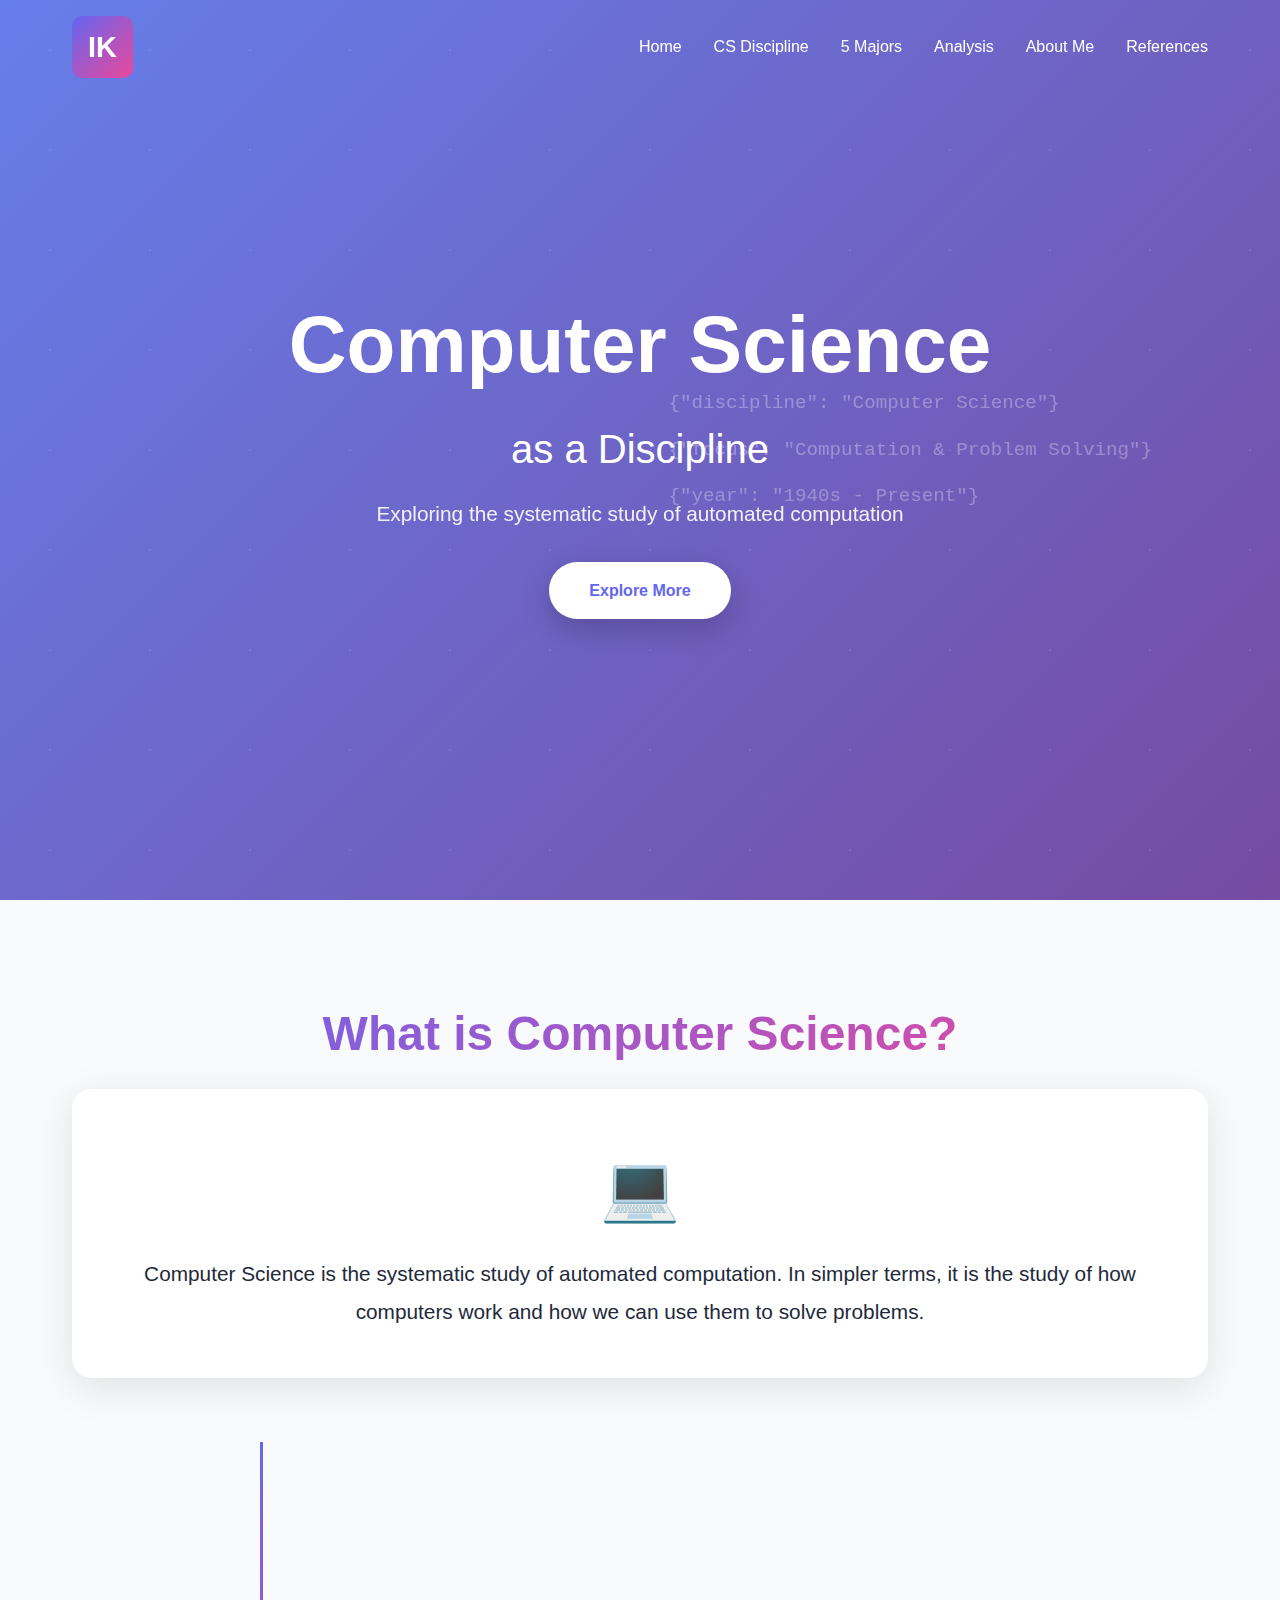
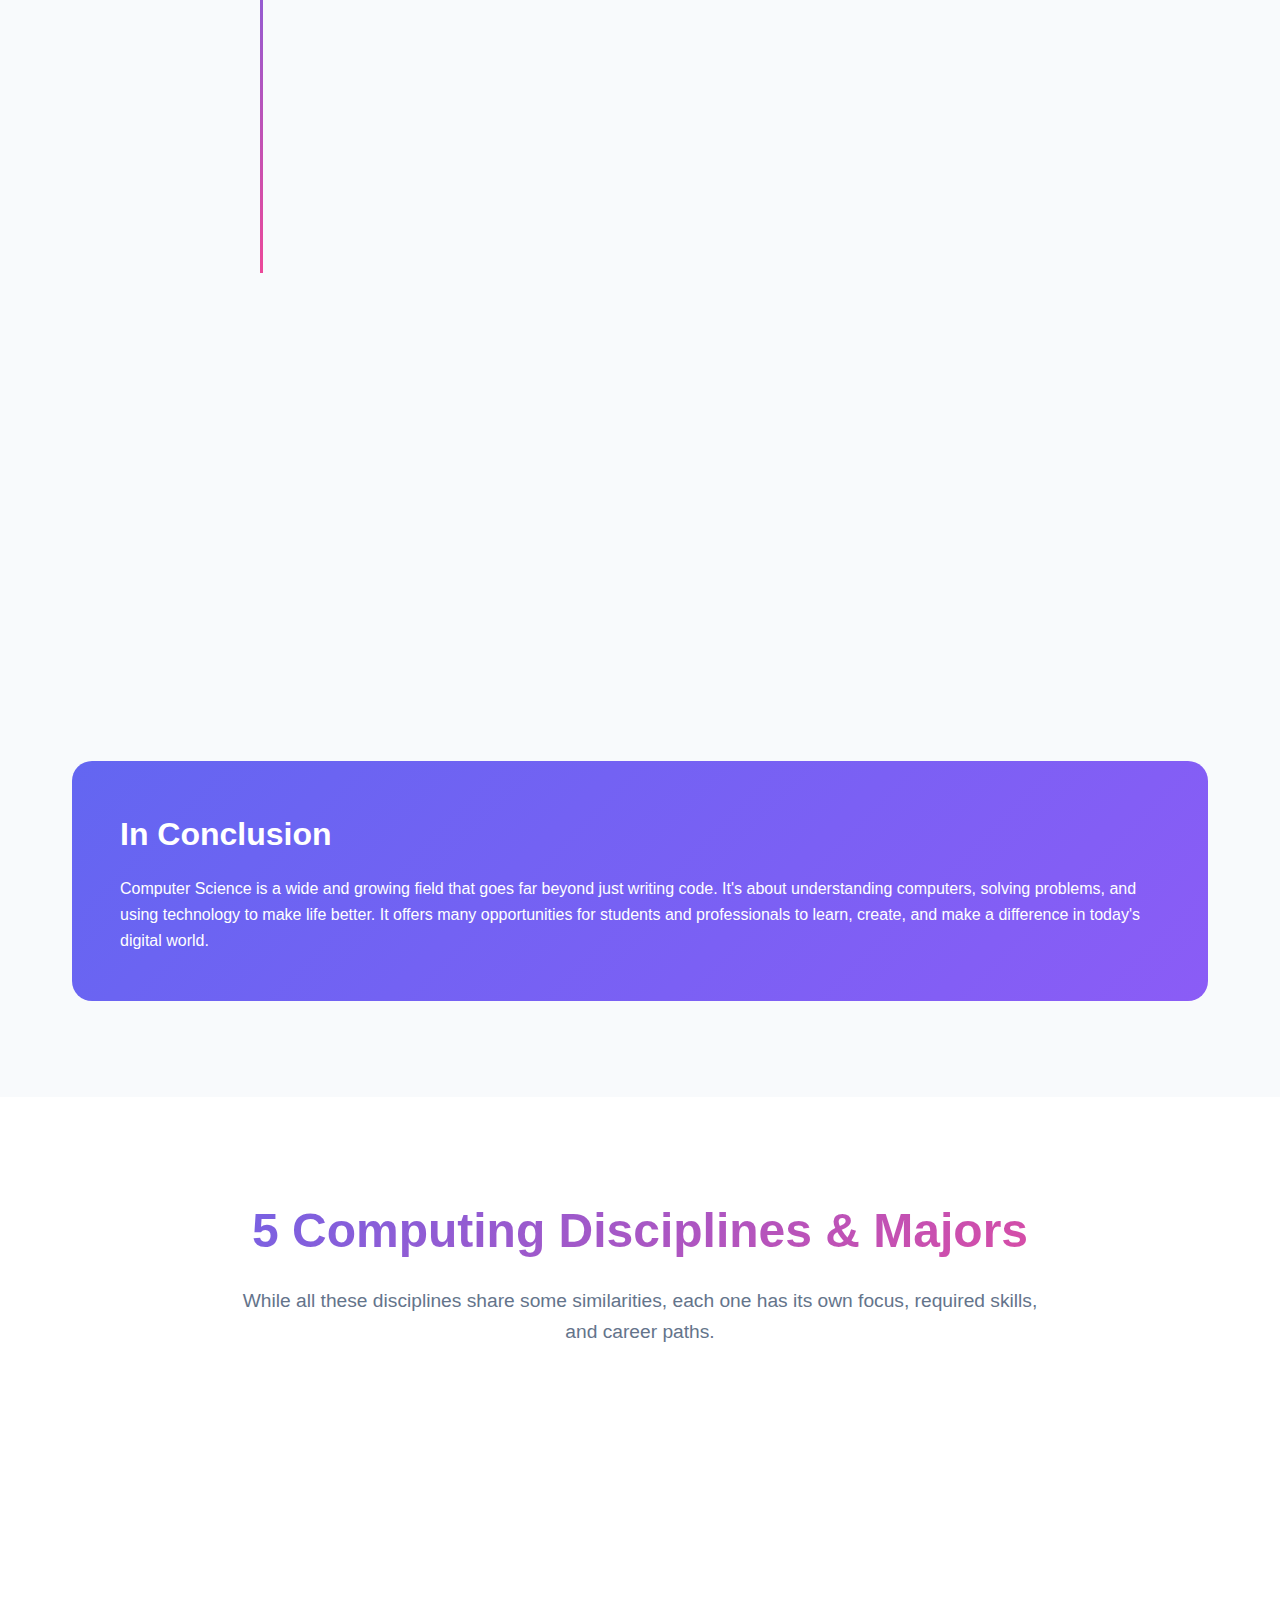
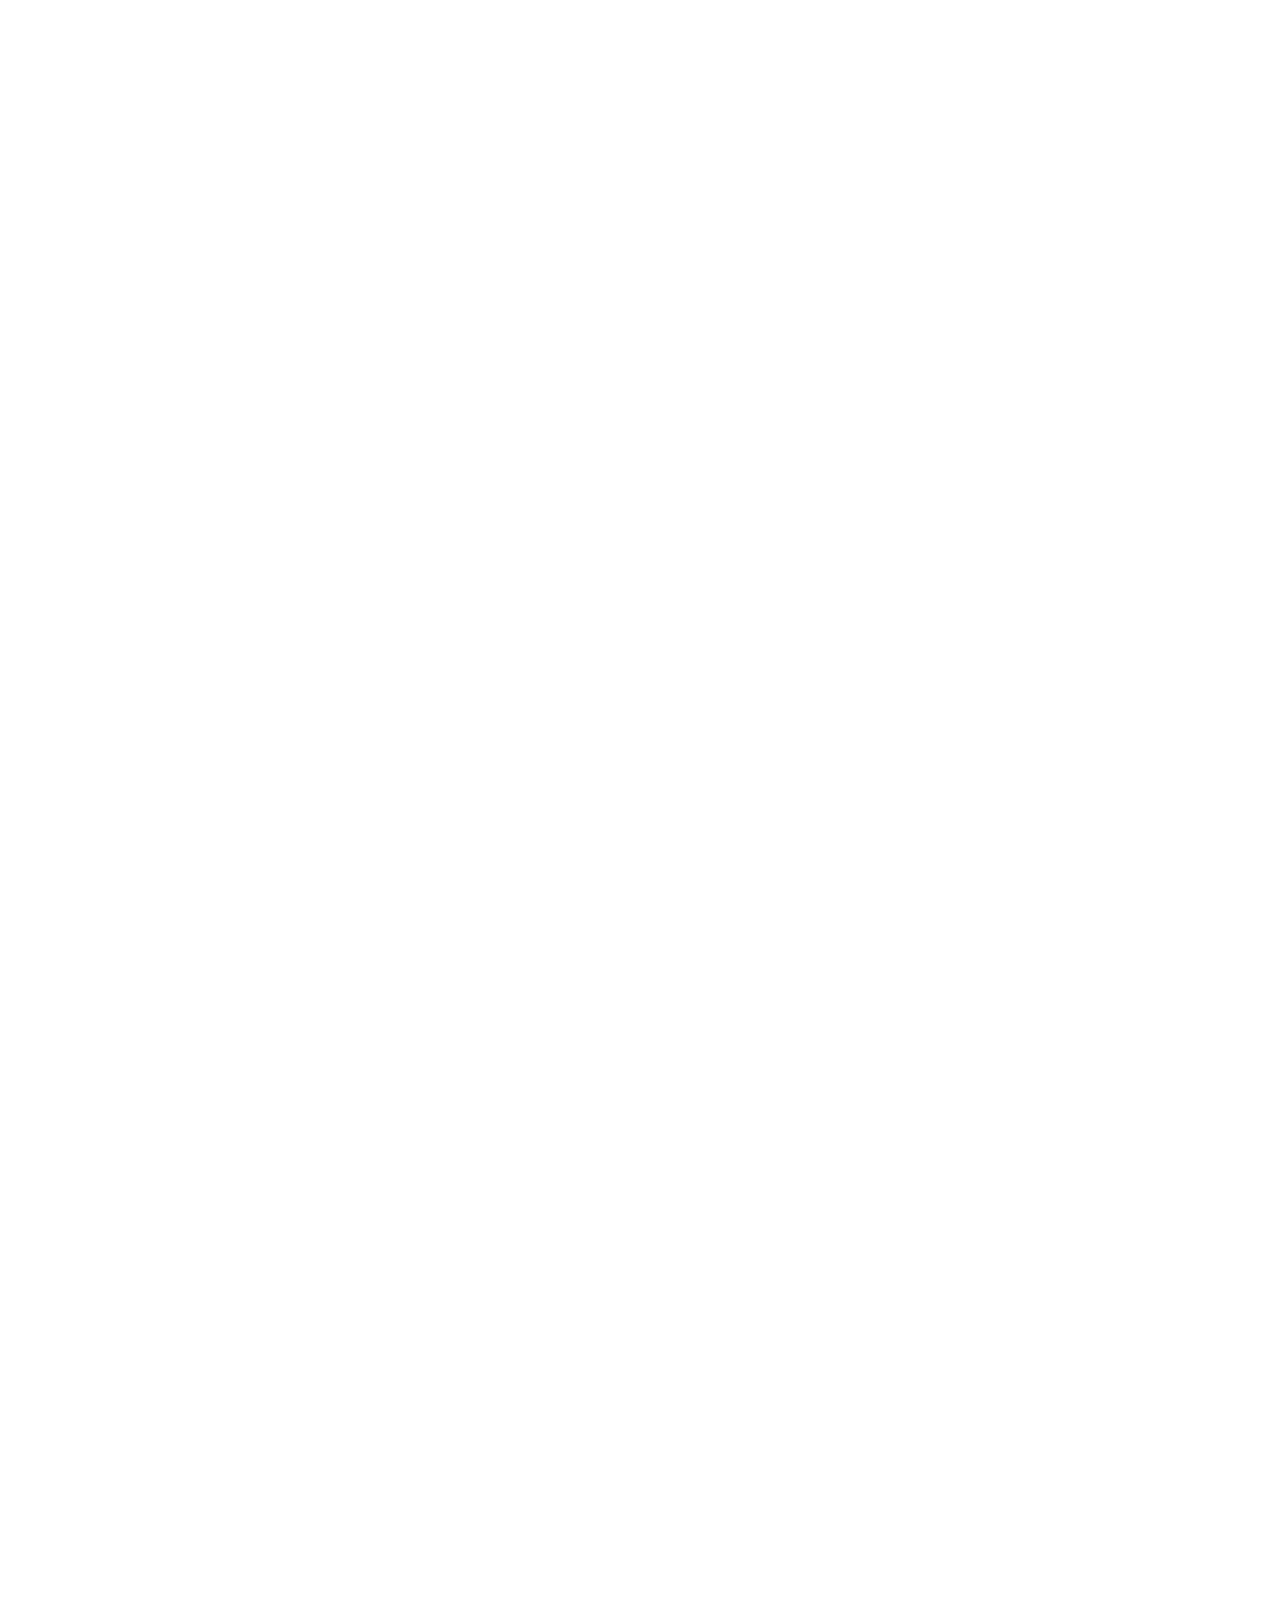
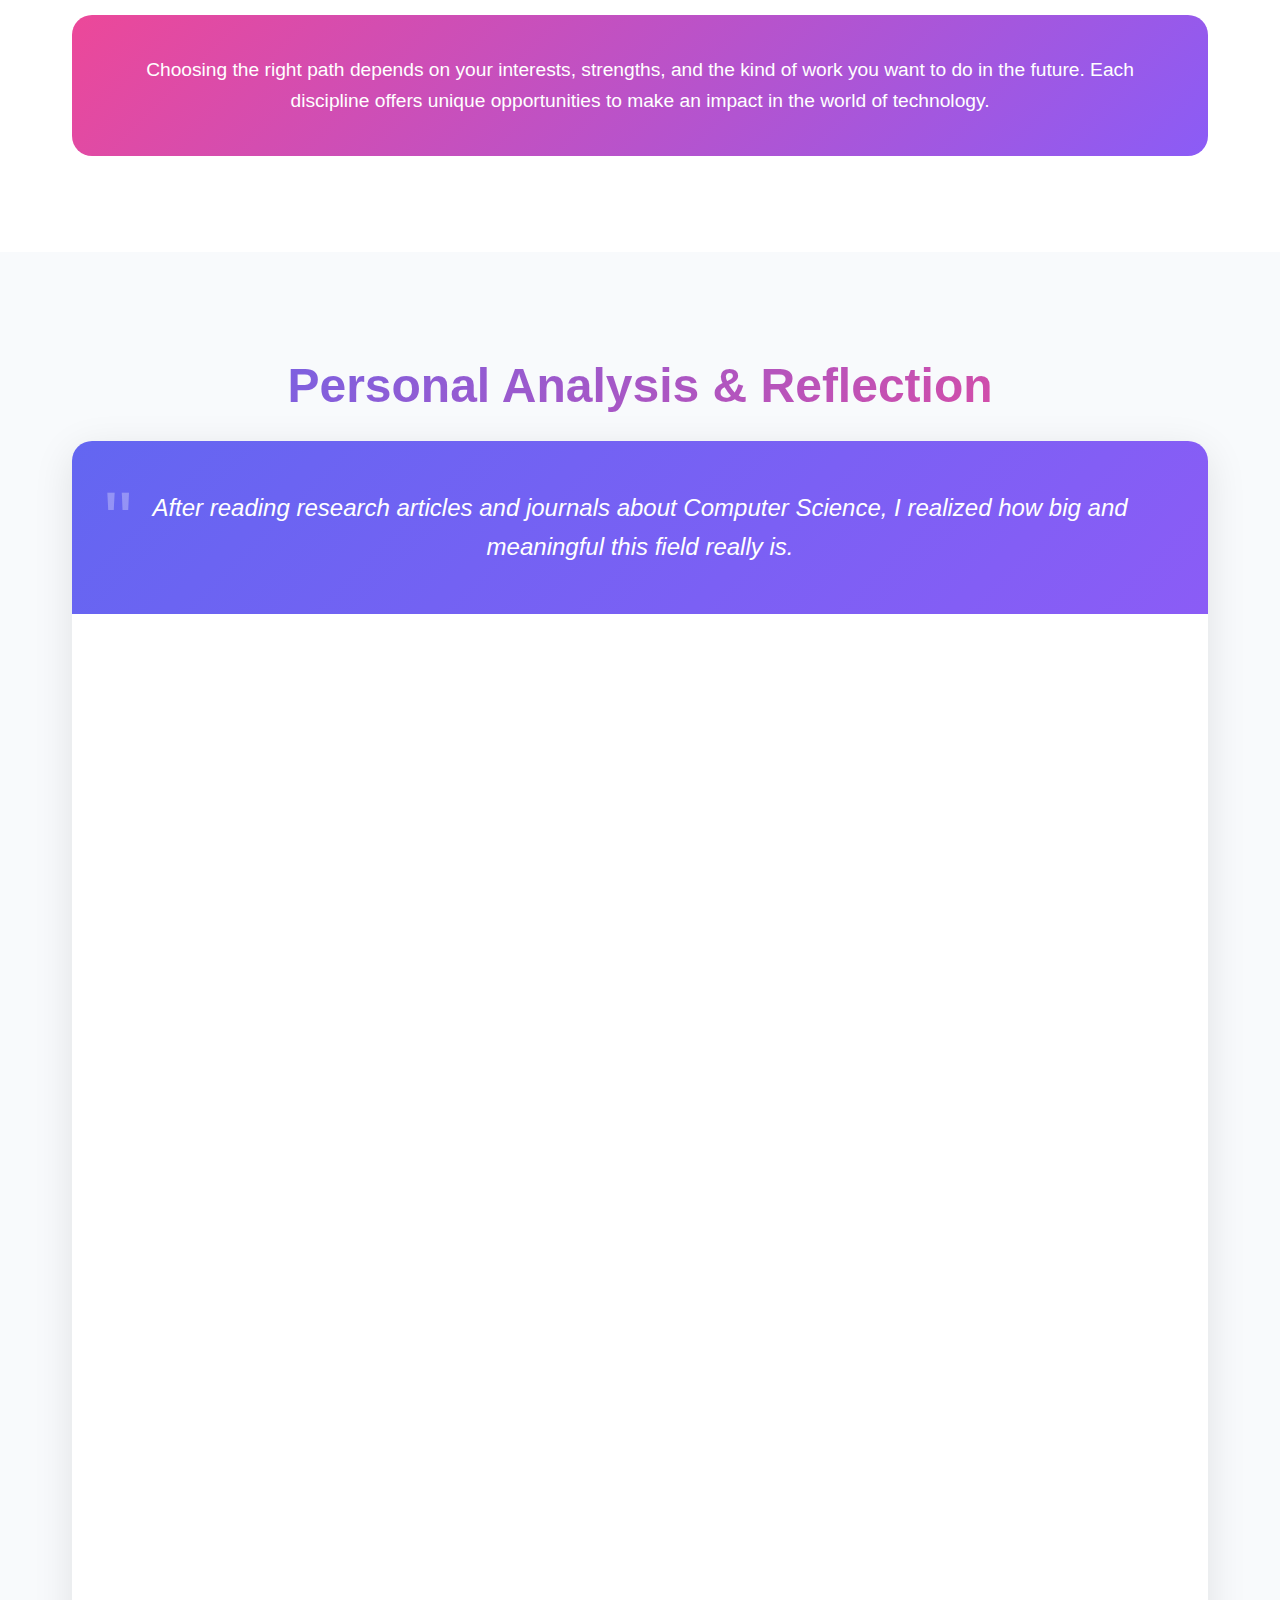
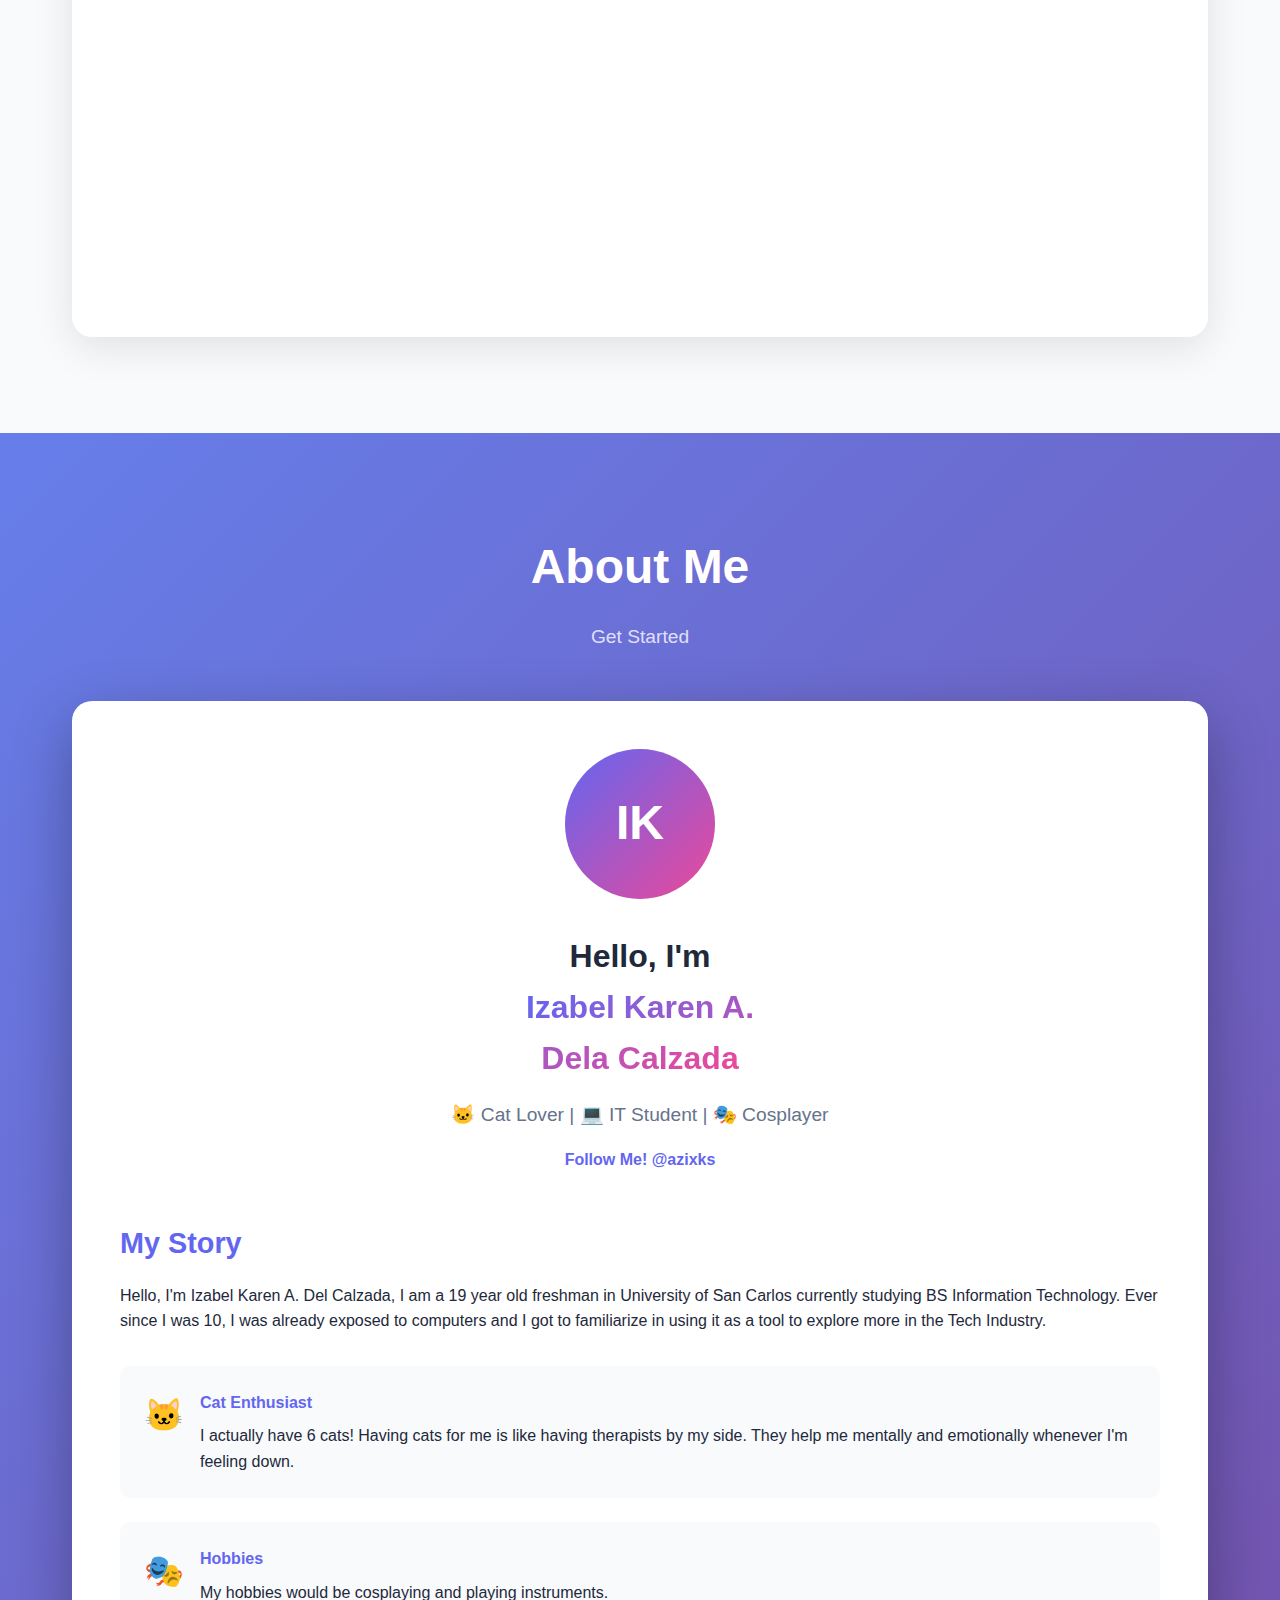
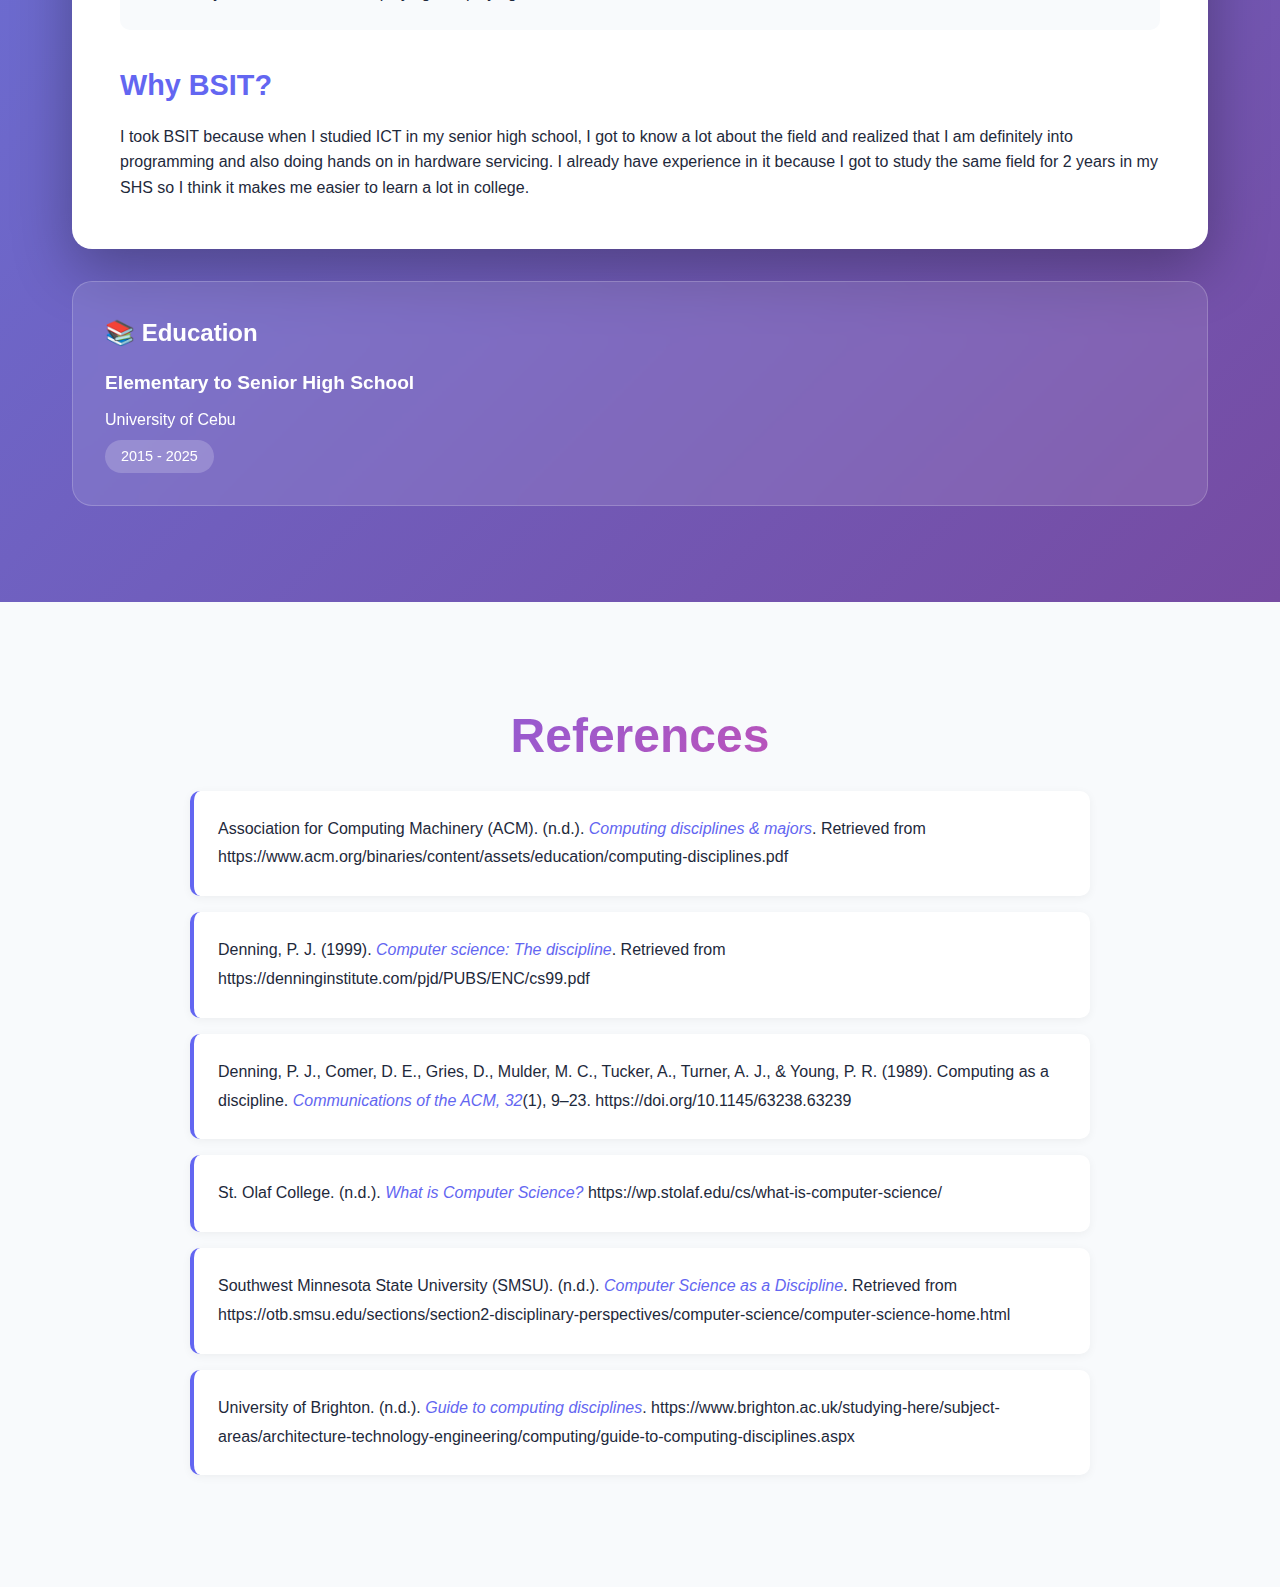
<file: port1.html>
<!DOCTYPE html>
<html lang="en">
  <head>
    <meta charset="UTF-8" />
    <meta name="viewport" content="width=device-width, initial-scale=1.0" />
    <title>Computer Science as Discipline | Izabel Karen A. Dela Calzada</title>
    <link rel="stylesheet" href="port1.css" />
  </head>
  <body>
    <nav class="navbar">
      <div class="nav-container">
        <div class="logo">IK</div>
        <ul class="nav-menu">
          <li><a href="#home">Home</a></li>
          <li><a href="#about-cs">CS Discipline</a></li>
          <li><a href="#majors">5 Majors</a></li>
          <li><a href="#analysis">Analysis</a></li>
          <li><a href="#about-me">About Me</a></li>
          <li><a href="#references">References</a></li>
        </ul>
        <div class="hamburger">
          <span></span>
          <span></span>
          <span></span>
        </div>
      </div>
    </nav>

    <section class="hero" id="home">
      <div class="hero-content">
        <h1 class="glitch" data-text="Computer Science">Computer Science</h1>
        <h2>as a Discipline</h2>
        <p class="tagline">
          Exploring the systematic study of automated computation
        </p>
        <a href="#about-cs" class="cta-button">Explore More</a>
      </div>
      <div class="hero-decoration">
        <div class="code-line">{"discipline": "Computer Science"}</div>
        <div class="code-line">{"focus": "Computation & Problem Solving"}</div>
        <div class="code-line">{"year": "1940s - Present"}</div>
      </div>
    </section>

    <section class="cs-section" id="about-cs">
      <div class="container">
        <h2 class="section-title">What is Computer Science?</h2>
        <div class="definition-card">
          <div class="definition-icon">💻</div>
          <p class="lead-text">
            Computer Science is the systematic study of automated computation.
            In simpler terms, it is the study of how computers work and how we
            can use them to solve problems.
          </p>
        </div>

        <div class="timeline">
          <div class="timeline-item">
            <div class="timeline-marker"></div>
            <div class="timeline-content">
              <h3>1940s</h3>
              <p>
                Scientists first built machines that could store and run
                programs
              </p>
            </div>
          </div>
          <div class="timeline-item">
            <div class="timeline-marker"></div>
            <div class="timeline-content">
              <h3>1950s - 1960s</h3>
              <p>Computer Science became a real academic subject</p>
            </div>
          </div>
          <div class="timeline-item">
            <div class="timeline-marker"></div>
            <div class="timeline-content">
              <h3>Today</h3>
              <p>A full discipline covering many different areas</p>
            </div>
          </div>
        </div>

        <div class="info-grid">
          <div class="info-card">
            <span class="info-icon">🔧</span>
            <h3>More Than Programming</h3>
            <p>
              Includes designing hardware, creating software, understanding
              algorithms, and solving complex problems
            </p>
          </div>
          <div class="info-card">
            <span class="info-icon">🧮</span>
            <h3>Interdisciplinary</h3>
            <p>Combines skills and ideas from math, engineering, and science</p>
          </div>
          <div class="info-card">
            <span class="info-icon">🌐</span>
            <h3>Wide Applications</h3>
            <p>From building websites to creating artificial intelligence</p>
          </div>
          <div class="info-card">
            <span class="info-icon">🚀</span>
            <h3>Real-World Impact</h3>
            <p>
              Helps build the internet, mobile apps, and communication tools we
              use daily
            </p>
          </div>
        </div>

        <div class="conclusion-box">
          <h3>In Conclusion</h3>
          <p>
            Computer Science is a wide and growing field that goes far beyond
            just writing code. It's about understanding computers, solving
            problems, and using technology to make life better. It offers many
            opportunities for students and professionals to learn, create, and
            make a difference in today's digital world.
          </p>
        </div>
      </div>
    </section>

    <section class="majors-section" id="majors">
      <div class="container">
        <h2 class="section-title">5 Computing Disciplines & Majors</h2>
        <p class="intro-text">
          While all these disciplines share some similarities, each one has its
          own focus, required skills, and career paths.
        </p>

        <div class="disciplines-container">
          <div class="discipline-card">
            <div class="discipline-header">
              <span class="discipline-icon">💡</span>
              <h3>Computer Science</h3>
            </div>
            <p class="discipline-desc">
              Focuses on the theory and practice of how computers work. It
              involves studying algorithms, programming, and software
              development.
            </p>
            <div class="discipline-skills">
              <span class="skill-tag">Programming Languages</span>
              <span class="skill-tag">Data Structures</span>
              <span class="skill-tag">Algorithms</span>
            </div>
            <div class="discipline-careers">
              <strong>Careers:</strong> Software Development, AI, Data Science,
              Cybersecurity, Web Development
            </div>
          </div>

          <div class="discipline-card">
            <div class="discipline-header">
              <span class="discipline-icon">🖥️</span>
              <h3>Information Technology (IT)</h3>
            </div>
            <p class="discipline-desc">
              More about applying and managing computer systems in real-world
              settings. Covers computer networks, software tools, and managing
              databases.
            </p>
            <div class="discipline-skills">
              <span class="skill-tag">Network Management</span>
              <span class="skill-tag">Cybersecurity</span>
              <span class="skill-tag">Cloud Computing</span>
            </div>
            <div class="discipline-careers">
              <strong>Careers:</strong> Network Administrator, IT Consultant,
              Cloud Engineer
            </div>
          </div>

          <div class="discipline-card">
            <div class="discipline-header">
              <span class="discipline-icon">⚙️</span>
              <h3>Software Engineering</h3>
            </div>
            <p class="discipline-desc">
              Focuses on building reliable and efficient software systems. Takes
              ideas from Computer Science and traditional engineering to manage
              the software development process.
            </p>
            <div class="discipline-skills">
              <span class="skill-tag">Software Design</span>
              <span class="skill-tag">Testing</span>
              <span class="skill-tag">Project Management</span>
            </div>
            <div class="discipline-careers">
              <strong>Careers:</strong> Software Engineer, Systems Analyst,
              DevOps Engineer, QA Engineer
            </div>
          </div>

          <div class="discipline-card">
            <div class="discipline-header">
              <span class="discipline-icon">🔌</span>
              <h3>Computer Engineering</h3>
            </div>
            <p class="discipline-desc">
              Combines knowledge from Computer Science and Electrical
              Engineering. Focuses on creating computer hardware and integrating
              it with software systems.
            </p>
            <div class="discipline-skills">
              <span class="skill-tag">Embedded Systems</span>
              <span class="skill-tag">Digital Design</span>
              <span class="skill-tag">Computer Architecture</span>
            </div>
            <div class="discipline-careers">
              <strong>Careers:</strong> Hardware Engineering, Embedded Systems,
              Systems Architecture, Networking
            </div>
          </div>

          <div class="discipline-card">
            <div class="discipline-header">
              <span class="discipline-icon">📊</span>
              <h3>Data Science</h3>
            </div>
            <p class="discipline-desc">
              All about working with data. Combines statistics, programming, and
              machine learning to find patterns and make decisions based on
              data.
            </p>
            <div class="discipline-skills">
              <span class="skill-tag">Data Analysis</span>
              <span class="skill-tag">Statistics</span>
              <span class="skill-tag">Machine Learning</span>
            </div>
            <div class="discipline-careers">
              <strong>Careers:</strong> Data Analyst, Machine Learning Engineer,
              Business Intelligence Specialist
            </div>
          </div>
        </div>

        <div class="summary-box">
          <p>
            Choosing the right path depends on your interests, strengths, and
            the kind of work you want to do in the future. Each discipline
            offers unique opportunities to make an impact in the world of
            technology.
          </p>
        </div>
      </div>
    </section>

    <section class="analysis-section" id="analysis">
      <div class="container">
        <h2 class="section-title">Personal Analysis & Reflection</h2>

        <div class="reflection-card">
          <div class="reflection-quote">
            <span class="quote-mark">"</span>
            <p>
              After reading research articles and journals about Computer
              Science, I realized how big and meaningful this field really is.
            </p>
          </div>

          <div class="reflection-content">
            <div class="reflection-block">
              <h3>Initial Understanding</h3>
              <p>
                At first, I used to think it was mainly about programming and
                writing codes, but I now understand that it goes much deeper
                than that. It is about how computers work, how problems can be
                solved using technology, and how all of these connect to our
                everyday lives. What amazes me most is that Computer Science
                started in the 1940s and has grown so much that today it touches
                almost every aspect of our modern world.
              </p>
            </div>

            <div class="reflection-block">
              <h3>Creative & Technical Balance</h3>
              <p>
                What stood out to me is how Computer Science is not only
                technical but also creative. It combines math, engineering, and
                science, but at the same time, it requires problem-solving and
                imagination. I find it inspiring that computer scientists do not
                just build machines or write programs—they create solutions that
                make life easier, safer, and even more exciting.
              </p>
            </div>

            <div class="reflection-block">
              <h3>Understanding the Disciplines</h3>
              <p>
                I also learned about the five major computing disciplines, and
                it helped me see that technology has many different paths to
                choose from. Each of these fields has its own strengths, and I
                think it's important for students like me to figure out which
                one matches our skills and interests.
              </p>
            </div>

            <div class="reflection-block">
              <h3>Finding My Path</h3>
              <p>
                Personally, I like how these disciplines show that there is no
                single way to succeed in technology. Whether someone enjoys
                analyzing data, creating hardware, managing systems, or solving
                complex problems, there is always a place for them. For me, it
                makes the field less intimidating and more exciting because I
                can imagine myself finding a role that truly fits me.
              </p>
            </div>

            <div class="reflection-block highlight">
              <h3>Final Thoughts</h3>
              <p>
                In the end, I realized that Computer Science and the related
                disciplines are not just about computers—they are about people,
                creativity, and making a difference in the world. This
                reflection made me appreciate how technology continues to evolve
                and how much opportunity it creates for us to learn, innovate,
                and improve lives. I feel motivated to explore these areas more
                deeply because I know that whatever path I take, I can be part
                of something meaningful in the digital age.
              </p>
            </div>
          </div>
        </div>
      </div>
    </section>

    <section class="about-section" id="about-me">
      <div class="container">
        <div class="about-header">
          <h2 class="section-title">About Me</h2>
          <p class="subtitle">Get Started</p>
        </div>

        <div class="about-content">
          <div class="about-card">
            <div class="profile-section">
              <div class="profile-image">
                <div class="image-placeholder">IK</div>
              </div>
              <h1 class="profile-name">
                Hello, I'm<br /><span class="highlight"
                  >Izabel Karen A.<br />Dela Calzada</span
                >
              </h1>
              <p class="profile-tag">
                🐱 Cat Lover | 💻 IT Student | 🎭 Cosplayer
              </p>
              <div class="social-link">Follow Me! @azixks</div>
            </div>

            <div class="bio-section">
              <h3>My Story</h3>
              <p>
                Hello, I'm Izabel Karen A. Del Calzada, I am a 19 year old
                freshman in University of San Carlos currently studying BS
                Information Technology. Ever since I was 10, I was already
                exposed to computers and I got to familiarize in using it as a
                tool to explore more in the Tech Industry.
              </p>

              <div class="fun-facts">
                <div class="fact-item">
                  <span class="fact-icon">🐱</span>
                  <div>
                    <strong>Cat Enthusiast</strong>
                    <p>
                      I actually have 6 cats! Having cats for me is like having
                      therapists by my side. They help me mentally and
                      emotionally whenever I'm feeling down.
                    </p>
                  </div>
                </div>

                <div class="fact-item">
                  <span class="fact-icon">🎭</span>
                  <div>
                    <strong>Hobbies</strong>
                    <p>
                      My hobbies would be cosplaying and playing instruments.
                    </p>
                  </div>
                </div>
              </div>

              <h3>Why BSIT?</h3>
              <p>
                I took BSIT because when I studied ICT in my senior high school,
                I got to know a lot about the field and realized that I am
                definitely into programming and also doing hands on in hardware
                servicing. I already have experience in it because I got to
                study the same field for 2 years in my SHS so I think it makes
                me easier to learn a lot in college.
              </p>
            </div>
          </div>

          <div class="education-card">
            <h3>📚 Education</h3>
            <div class="education-item">
              <strong>Elementary to Senior High School</strong>
              <p>University of Cebu</p>
              <span class="year">2015 - 2025</span>
            </div>
          </div>
        </div>
      </div>
    </section>

    <section class="references-section" id="references">
      <div class="container">
        <h2 class="section-title">References</h2>
        <div class="references-list">
          <div class="reference-item">
            <p>
              Association for Computing Machinery (ACM). (n.d.).
              <em>Computing disciplines & majors</em>. Retrieved from
              https://www.acm.org/binaries/content/assets/education/computing-disciplines.pdf
            </p>
          </div>
          <div class="reference-item">
            <p>
              Denning, P. J. (1999). <em>Computer science: The discipline</em>.
              Retrieved from https://denninginstitute.com/pjd/PUBS/ENC/cs99.pdf
            </p>
          </div>
          <div class="reference-item">
            <p>
              Denning, P. J., Comer, D. E., Gries, D., Mulder, M. C., Tucker,
              A., Turner, A. J., & Young, P. R. (1989). Computing as a
              discipline. <em>Communications of the ACM, 32</em>(1), 9–23.
              https://doi.org/10.1145/63238.63239
            </p>
          </div>
          <div class="reference-item">
            <p>
              St. Olaf College. (n.d.).
              <em>What is Computer Science?</em>
              https://wp.stolaf.edu/cs/what-is-computer-science/
            </p>
          </div>
          <div class="reference-item">
            <p>
              Southwest Minnesota State University (SMSU). (n.d.).
              <em>Computer Science as a Discipline</em>. Retrieved from
              https://otb.smsu.edu/sections/section2-disciplinary-perspectives/computer-science/computer-science-home.html
            </p>
          </div>
          <div class="reference-item">
            <p>
              University of Brighton. (n.d.).
              <em>Guide to computing disciplines</em>.
              https://www.brighton.ac.uk/studying-here/subject-areas/architecture-technology-engineering/computing/guide-to-computing-disciplines.aspx
            </p>
          </div>
        </div>
      </div>
    </section>

    <button class="scroll-top" onclick="scrollToTop()">↑</button>

    <script>
      const hamburger = document.querySelector(".hamburger");
      const navMenu = document.querySelector(".nav-menu");

      hamburger.addEventListener("click", () => {
        hamburger.classList.toggle("active");
        navMenu.classList.toggle("active");
      });

      document.querySelectorAll(".nav-menu a").forEach((link) => {
        link.addEventListener("click", () => {
          hamburger.classList.remove("active");
          navMenu.classList.remove("active");
        });
      });

      document.querySelectorAll('a[href^="#"]').forEach((anchor) => {
        anchor.addEventListener("click", function (e) {
          e.preventDefault();
          const target = document.querySelector(this.getAttribute("href"));
          if (target) {
            target.scrollIntoView({
              behavior: "smooth",
              block: "start",
            });
          }
        });
      });

      const scrollTopBtn = document.querySelector(".scroll-top");
      window.addEventListener("scroll", () => {
        if (window.pageYOffset > 300) {
          scrollTopBtn.classList.add("visible");
        } else {
          scrollTopBtn.classList.remove("visible");
        }
      });

      function scrollToTop() {
        window.scrollTo({
          top: 0,
          behavior: "smooth",
        });
      }

      const navbar = document.querySelector(".navbar");
      window.addEventListener("scroll", () => {
        if (window.scrollY > 50) {
          navbar.classList.add("scrolled");
        } else {
          navbar.classList.remove("scrolled");
        }
      });

      const observerOptions = {
        threshold: 0.1,
        rootMargin: "0px 0px -50px 0px",
      };

      const observer = new IntersectionObserver((entries) => {
        entries.forEach((entry) => {
          if (entry.isIntersecting) {
            entry.target.classList.add("fade-in");
          }
        });
      }, observerOptions);

      document
        .querySelectorAll(
          ".info-card, .discipline-card, .reflection-block, .timeline-item"
        )
        .forEach((el) => {
          observer.observe(el);
        });
    </script>
  </body>
</html>
</file>
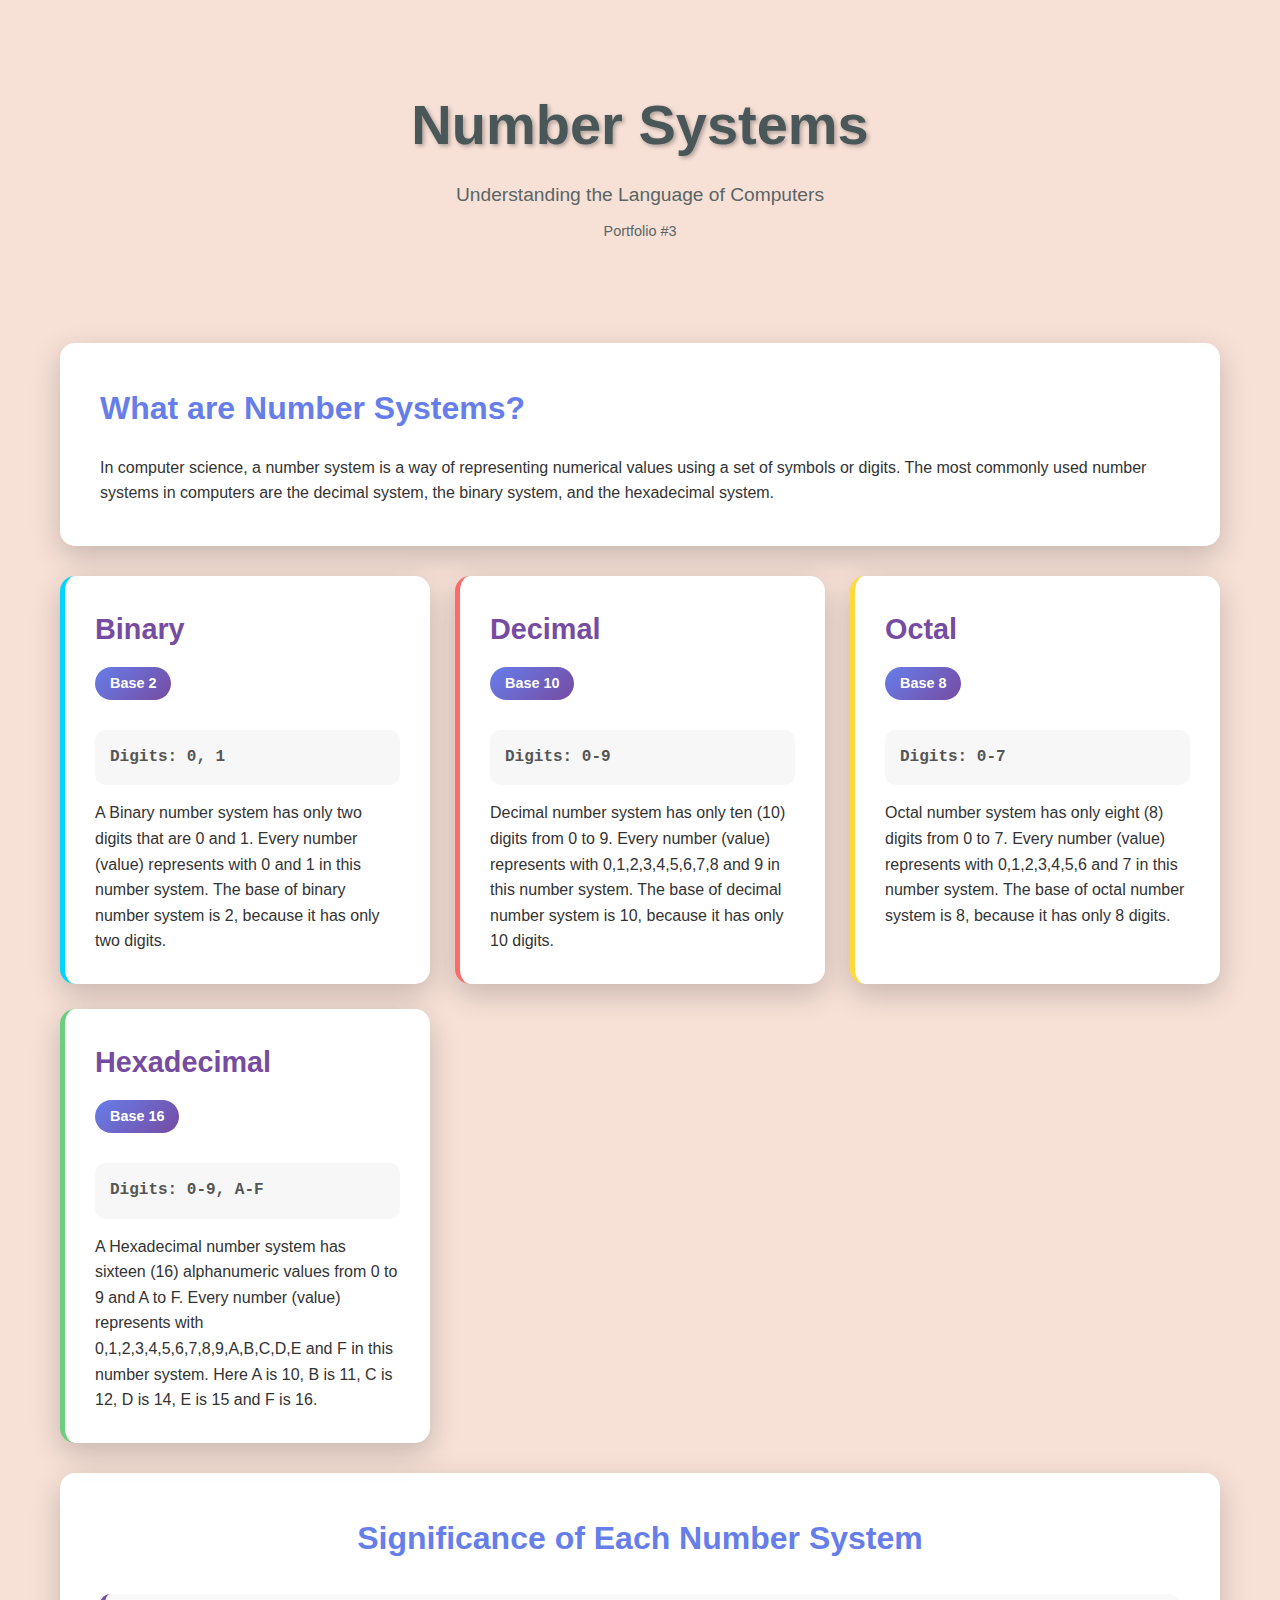
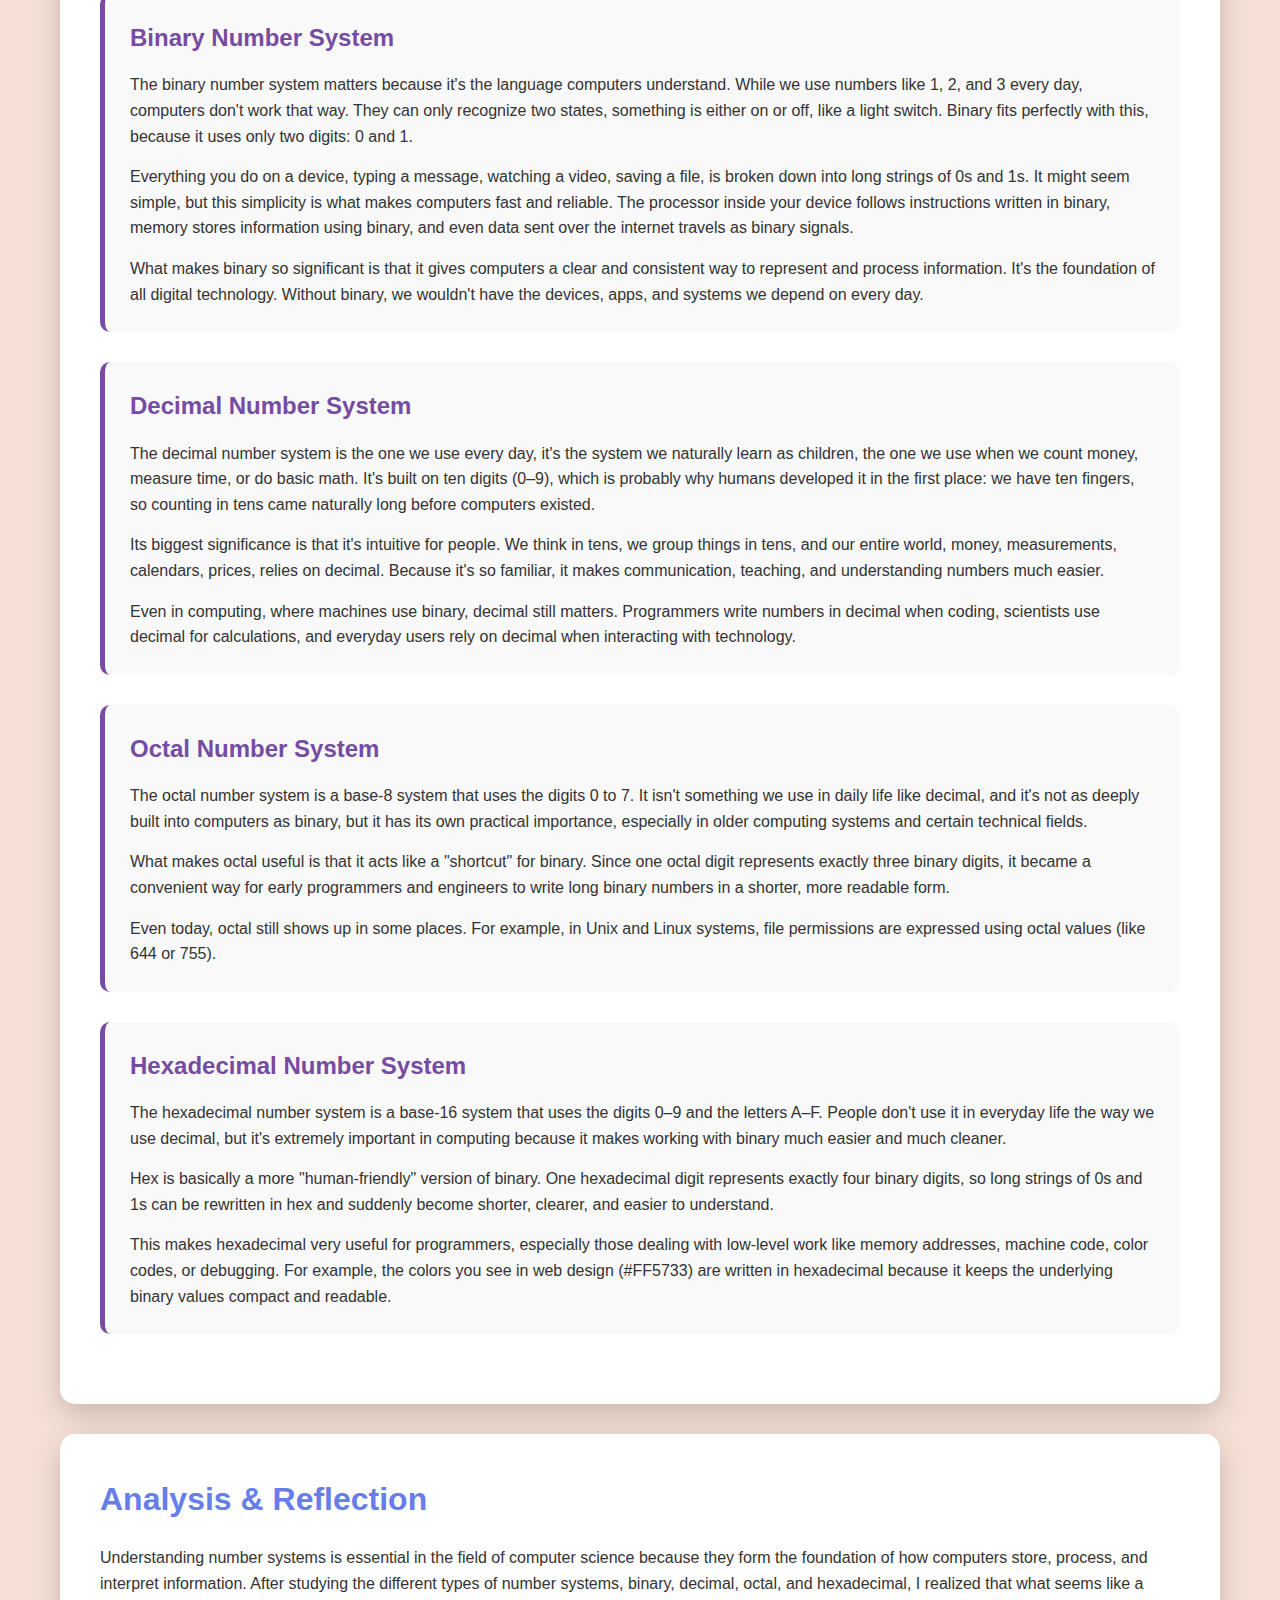
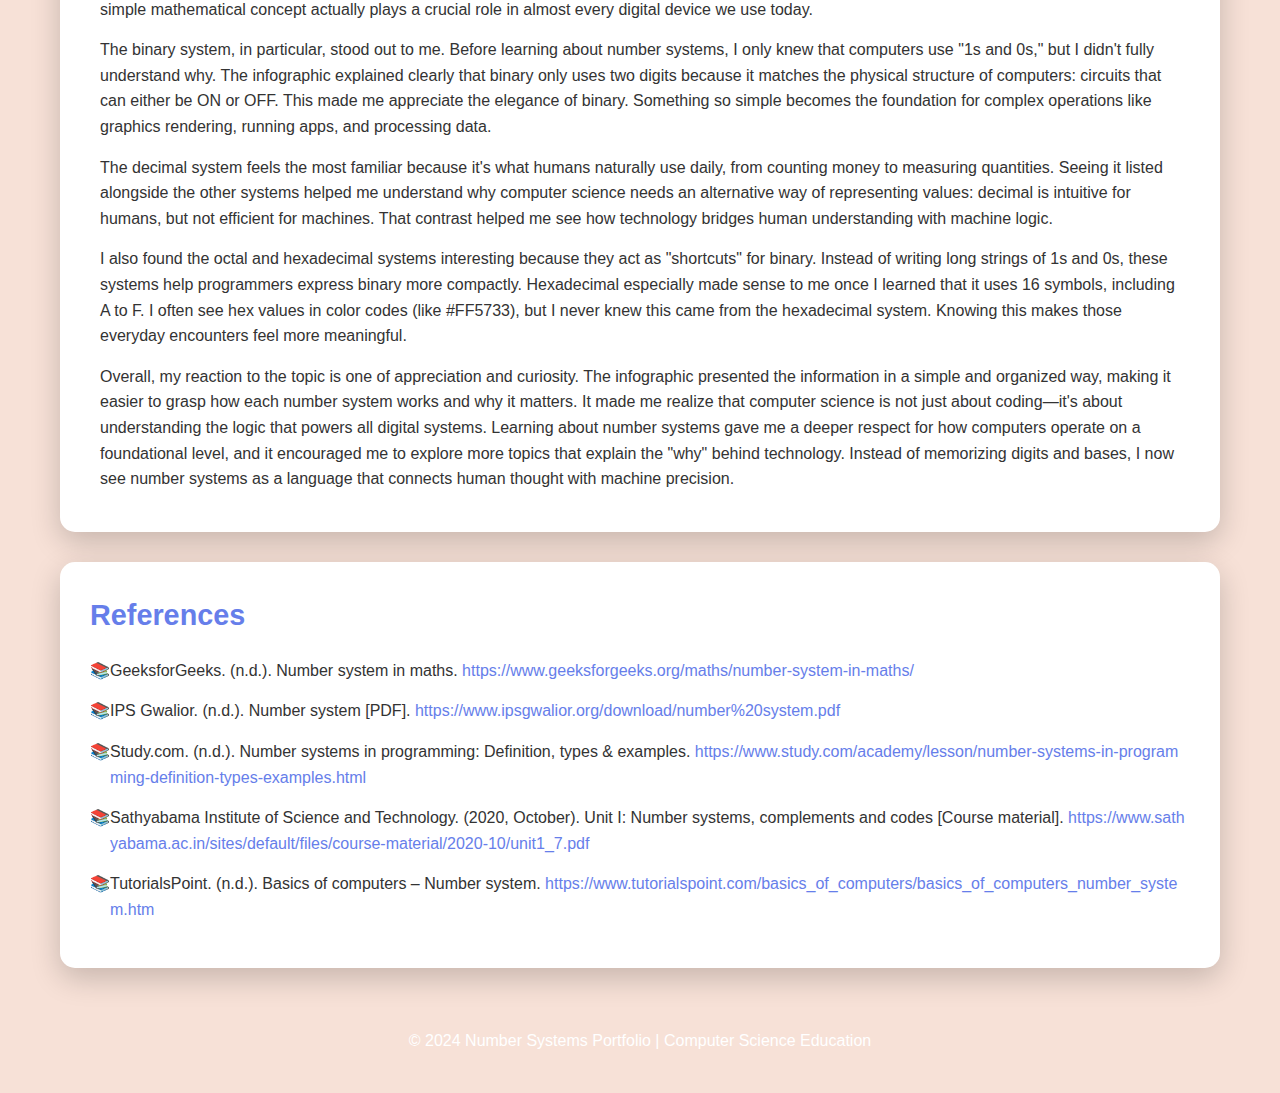
<file: port3.html>
<!DOCTYPE html>
<html lang="en">
  <head>
    <meta charset="UTF-8" />
    <meta name="viewport" content="width=device-width, initial-scale=1.0" />
    <title>Number Systems Portfolio</title>
    <link rel="stylesheet" href="port3.css" />
  </head>
  <body>
    <div class="container">
      <header>
        <h1>Number Systems</h1>
        <p>Understanding the Language of Computers</p>
        <p class="portfolio-tag">Portfolio #3</p>
      </header>

      <div class="intro-section">
        <h2>What are Number Systems?</h2>
        <p>
          In computer science, a number system is a way of representing
          numerical values using a set of symbols or digits. The most commonly
          used number systems in computers are the decimal system, the binary
          system, and the hexadecimal system.
        </p>
      </div>

      <div class="systems-grid">
        <div class="system-card binary">
          <h3>Binary</h3>
          <span class="base">Base 2</span>
          <div class="digits">Digits: 0, 1</div>
          <p>
            A Binary number system has only two digits that are 0 and 1. Every
            number (value) represents with 0 and 1 in this number system. The
            base of binary number system is 2, because it has only two digits.
          </p>
        </div>

        <div class="system-card decimal">
          <h3>Decimal</h3>
          <span class="base">Base 10</span>
          <div class="digits">Digits: 0-9</div>
          <p>
            Decimal number system has only ten (10) digits from 0 to 9. Every
            number (value) represents with 0,1,2,3,4,5,6,7,8 and 9 in this
            number system. The base of decimal number system is 10, because it
            has only 10 digits.
          </p>
        </div>

        <div class="system-card octal">
          <h3>Octal</h3>
          <span class="base">Base 8</span>
          <div class="digits">Digits: 0-7</div>
          <p>
            Octal number system has only eight (8) digits from 0 to 7. Every
            number (value) represents with 0,1,2,3,4,5,6 and 7 in this number
            system. The base of octal number system is 8, because it has only 8
            digits.
          </p>
        </div>

        <div class="system-card hexadecimal">
          <h3>Hexadecimal</h3>
          <span class="base">Base 16</span>
          <div class="digits">Digits: 0-9, A-F</div>
          <p>
            A Hexadecimal number system has sixteen (16) alphanumeric values
            from 0 to 9 and A to F. Every number (value) represents with
            0,1,2,3,4,5,6,7,8,9,A,B,C,D,E and F in this number system. Here A is
            10, B is 11, C is 12, D is 14, E is 15 and F is 16.
          </p>
        </div>
      </div>

      <div class="significance-section">
        <h2>Significance of Each Number System</h2>

        <div class="significance-card">
          <h3>Binary Number System</h3>
          <p>
            The binary number system matters because it's the language computers
            understand. While we use numbers like 1, 2, and 3 every day,
            computers don't work that way. They can only recognize two states,
            something is either on or off, like a light switch. Binary fits
            perfectly with this, because it uses only two digits: 0 and 1.
          </p>
          <p class="paragraph-spacing">
            Everything you do on a device, typing a message, watching a video,
            saving a file, is broken down into long strings of 0s and 1s. It
            might seem simple, but this simplicity is what makes computers fast
            and reliable. The processor inside your device follows instructions
            written in binary, memory stores information using binary, and even
            data sent over the internet travels as binary signals.
          </p>
          <p class="paragraph-spacing">
            What makes binary so significant is that it gives computers a clear
            and consistent way to represent and process information. It's the
            foundation of all digital technology. Without binary, we wouldn't
            have the devices, apps, and systems we depend on every day.
          </p>
        </div>

        <div class="significance-card">
          <h3>Decimal Number System</h3>
          <p>
            The decimal number system is the one we use every day, it's the
            system we naturally learn as children, the one we use when we count
            money, measure time, or do basic math. It's built on ten digits
            (0–9), which is probably why humans developed it in the first place:
            we have ten fingers, so counting in tens came naturally long before
            computers existed.
          </p>
          <p class="paragraph-spacing">
            Its biggest significance is that it's intuitive for people. We think
            in tens, we group things in tens, and our entire world, money,
            measurements, calendars, prices, relies on decimal. Because it's so
            familiar, it makes communication, teaching, and understanding
            numbers much easier.
          </p>
          <p class="paragraph-spacing">
            Even in computing, where machines use binary, decimal still matters.
            Programmers write numbers in decimal when coding, scientists use
            decimal for calculations, and everyday users rely on decimal when
            interacting with technology.
          </p>
        </div>

        <div class="significance-card">
          <h3>Octal Number System</h3>
          <p>
            The octal number system is a base-8 system that uses the digits 0 to
            7. It isn't something we use in daily life like decimal, and it's
            not as deeply built into computers as binary, but it has its own
            practical importance, especially in older computing systems and
            certain technical fields.
          </p>
          <p class="paragraph-spacing">
            What makes octal useful is that it acts like a "shortcut" for
            binary. Since one octal digit represents exactly three binary
            digits, it became a convenient way for early programmers and
            engineers to write long binary numbers in a shorter, more readable
            form.
          </p>
          <p class="paragraph-spacing">
            Even today, octal still shows up in some places. For example, in
            Unix and Linux systems, file permissions are expressed using octal
            values (like 644 or 755).
          </p>
        </div>

        <div class="significance-card">
          <h3>Hexadecimal Number System</h3>
          <p>
            The hexadecimal number system is a base-16 system that uses the
            digits 0–9 and the letters A–F. People don't use it in everyday life
            the way we use decimal, but it's extremely important in computing
            because it makes working with binary much easier and much cleaner.
          </p>
          <p class="paragraph-spacing">
            Hex is basically a more "human-friendly" version of binary. One
            hexadecimal digit represents exactly four binary digits, so long
            strings of 0s and 1s can be rewritten in hex and suddenly become
            shorter, clearer, and easier to understand.
          </p>
          <p class="paragraph-spacing">
            This makes hexadecimal very useful for programmers, especially those
            dealing with low-level work like memory addresses, machine code,
            color codes, or debugging. For example, the colors you see in web
            design (#FF5733) are written in hexadecimal because it keeps the
            underlying binary values compact and readable.
          </p>
        </div>
      </div>

      <div class="analysis-section">
        <h2>Analysis & Reflection</h2>
        <p>
          Understanding number systems is essential in the field of computer
          science because they form the foundation of how computers store,
          process, and interpret information. After studying the different types
          of number systems, binary, decimal, octal, and hexadecimal, I realized
          that what seems like a simple mathematical concept actually plays a
          crucial role in almost every digital device we use today.
        </p>

        <p class="paragraph-spacing">
          The binary system, in particular, stood out to me. Before learning
          about number systems, I only knew that computers use "1s and 0s," but
          I didn't fully understand why. The infographic explained clearly that
          binary only uses two digits because it matches the physical structure
          of computers: circuits that can either be ON or OFF. This made me
          appreciate the elegance of binary. Something so simple becomes the
          foundation for complex operations like graphics rendering, running
          apps, and processing data.
        </p>

        <p class="paragraph-spacing">
          The decimal system feels the most familiar because it's what humans
          naturally use daily, from counting money to measuring quantities.
          Seeing it listed alongside the other systems helped me understand why
          computer science needs an alternative way of representing values:
          decimal is intuitive for humans, but not efficient for machines. That
          contrast helped me see how technology bridges human understanding with
          machine logic.
        </p>

        <p class="paragraph-spacing">
          I also found the octal and hexadecimal systems interesting because
          they act as "shortcuts" for binary. Instead of writing long strings of
          1s and 0s, these systems help programmers express binary more
          compactly. Hexadecimal especially made sense to me once I learned that
          it uses 16 symbols, including A to F. I often see hex values in color
          codes (like #FF5733), but I never knew this came from the hexadecimal
          system. Knowing this makes those everyday encounters feel more
          meaningful.
        </p>

        <p class="paragraph-spacing">
          Overall, my reaction to the topic is one of appreciation and
          curiosity. The infographic presented the information in a simple and
          organized way, making it easier to grasp how each number system works
          and why it matters. It made me realize that computer science is not
          just about coding—it's about understanding the logic that powers all
          digital systems. Learning about number systems gave me a deeper
          respect for how computers operate on a foundational level, and it
          encouraged me to explore more topics that explain the "why" behind
          technology. Instead of memorizing digits and bases, I now see number
          systems as a language that connects human thought with machine
          precision.
        </p>
      </div>

      <div class="references">
        <h2>References</h2>
        <ul>
          <li>
            GeeksforGeeks. (n.d.). Number system in maths.
            <a
              href="https://www.geeksforgeeks.org/maths/number-system-in-maths/"
              target="_blank"
              >https://www.geeksforgeeks.org/maths/number-system-in-maths/</a
            >
          </li>
          <li>
            IPS Gwalior. (n.d.). Number system [PDF].
            <a
              href="https://www.ipsgwalior.org/download/number%20system.pdf"
              target="_blank"
              >https://www.ipsgwalior.org/download/number%20system.pdf</a
            >
          </li>
          <li>
            Study.com. (n.d.). Number systems in programming: Definition, types
            & examples.
            <a
              href="https://www.study.com/academy/lesson/number-systems-in-programming-definition-types-examples.html"
              target="_blank"
              >https://www.study.com/academy/lesson/number-systems-in-programming-definition-types-examples.html</a
            >
          </li>
          <li>
            Sathyabama Institute of Science and Technology. (2020, October).
            Unit I: Number systems, complements and codes [Course material].
            <a
              href="https://www.sathyabama.ac.in/sites/default/files/course-material/2020-10/unit1_7.pdf"
              target="_blank"
              >https://www.sathyabama.ac.in/sites/default/files/course-material/2020-10/unit1_7.pdf</a
            >
          </li>
          <li>
            TutorialsPoint. (n.d.). Basics of computers – Number system.
            <a
              href="https://www.tutorialspoint.com/basics_of_computers/basics_of_computers_number_system.htm"
              target="_blank"
              >https://www.tutorialspoint.com/basics_of_computers/basics_of_computers_number_system.htm</a
            >
          </li>
        </ul>
      </div>

      <footer>
        <p>&copy; 2024 Number Systems Portfolio | Computer Science Education</p>
      </footer>
    </div>
  </body>
</html>
</file>
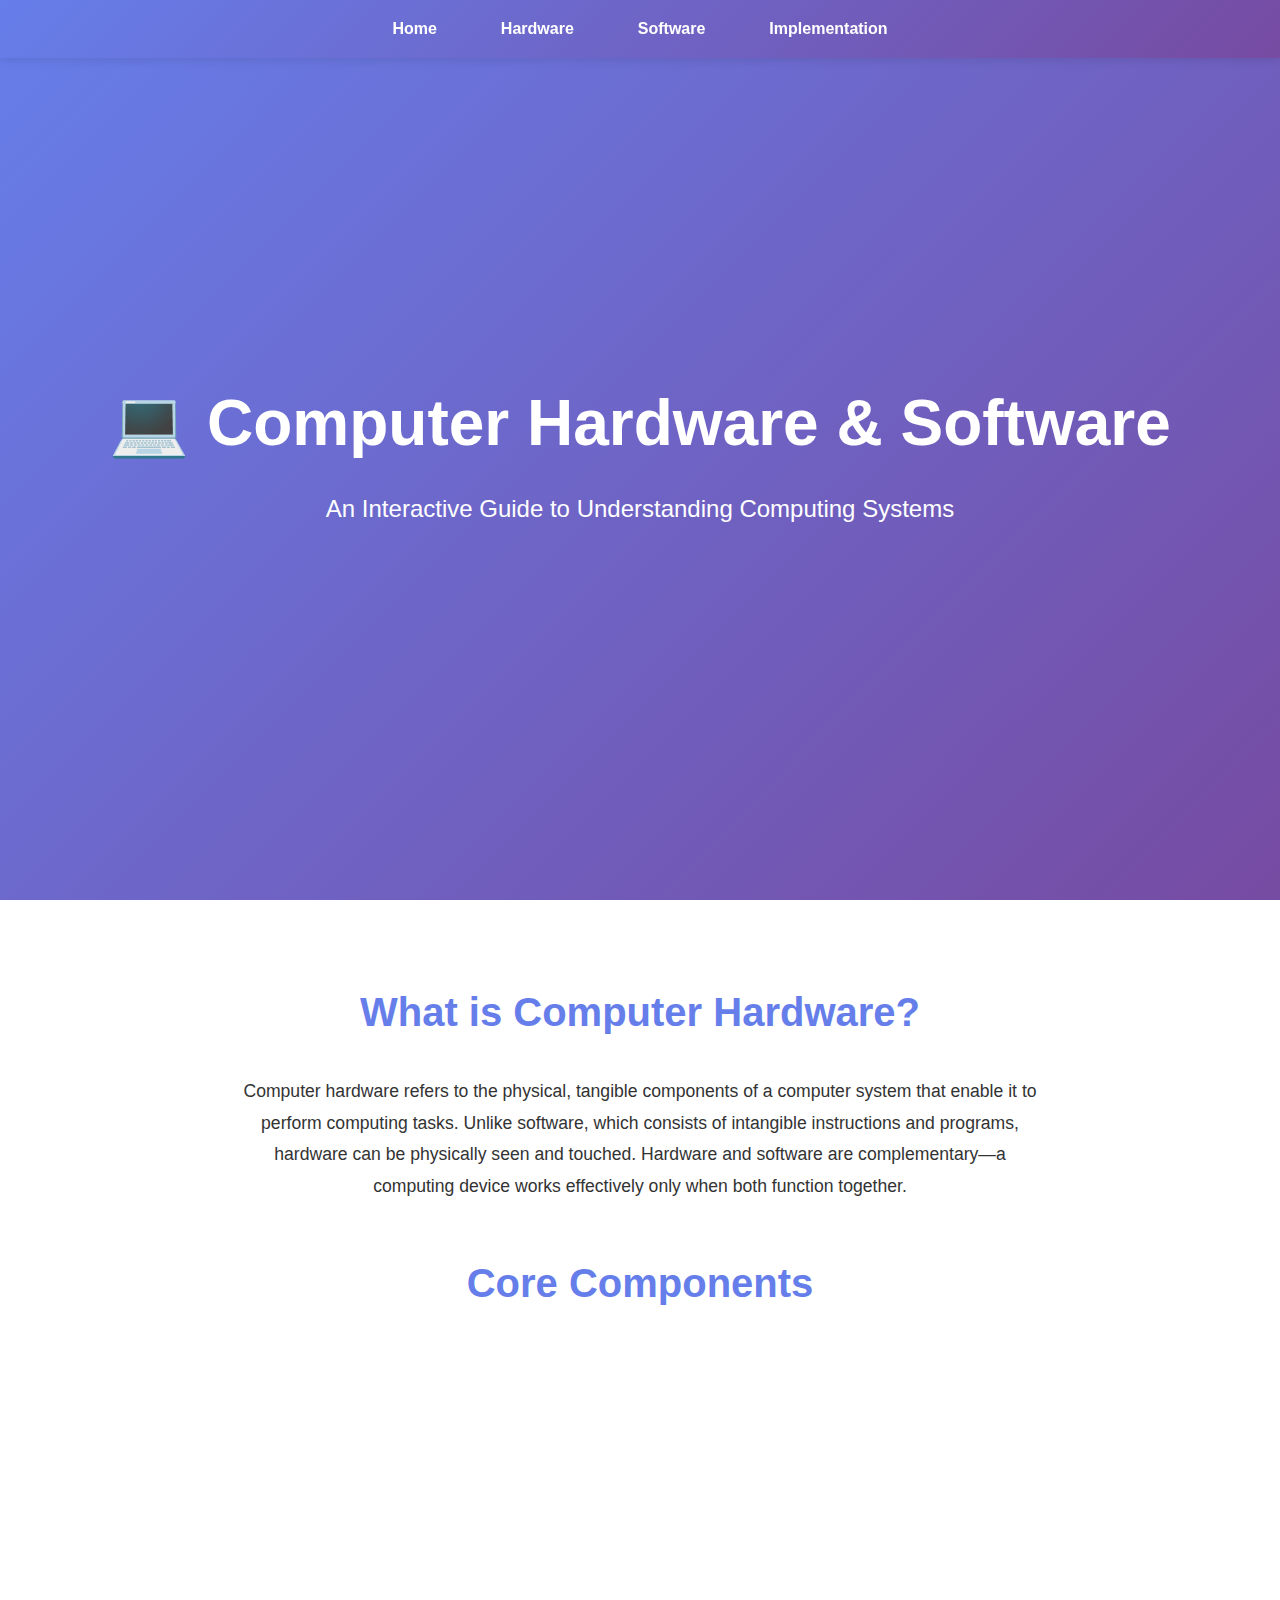
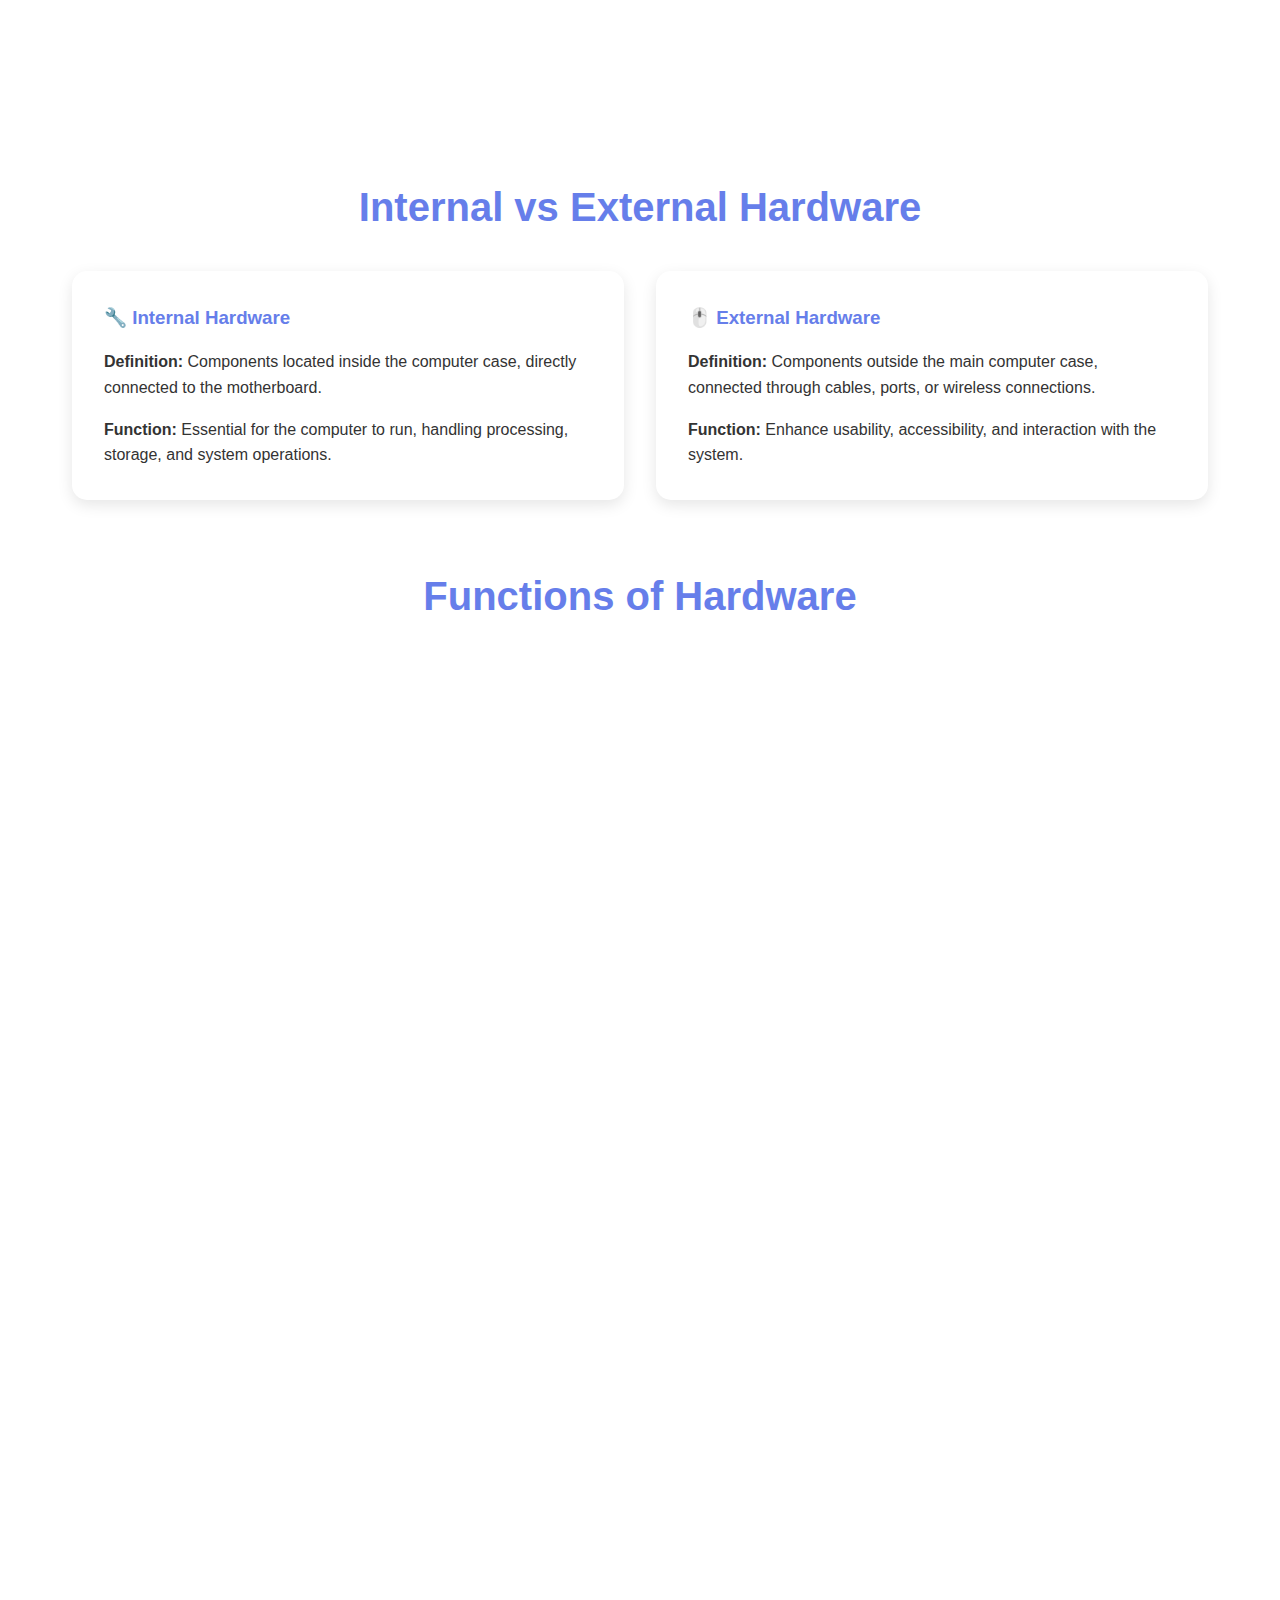
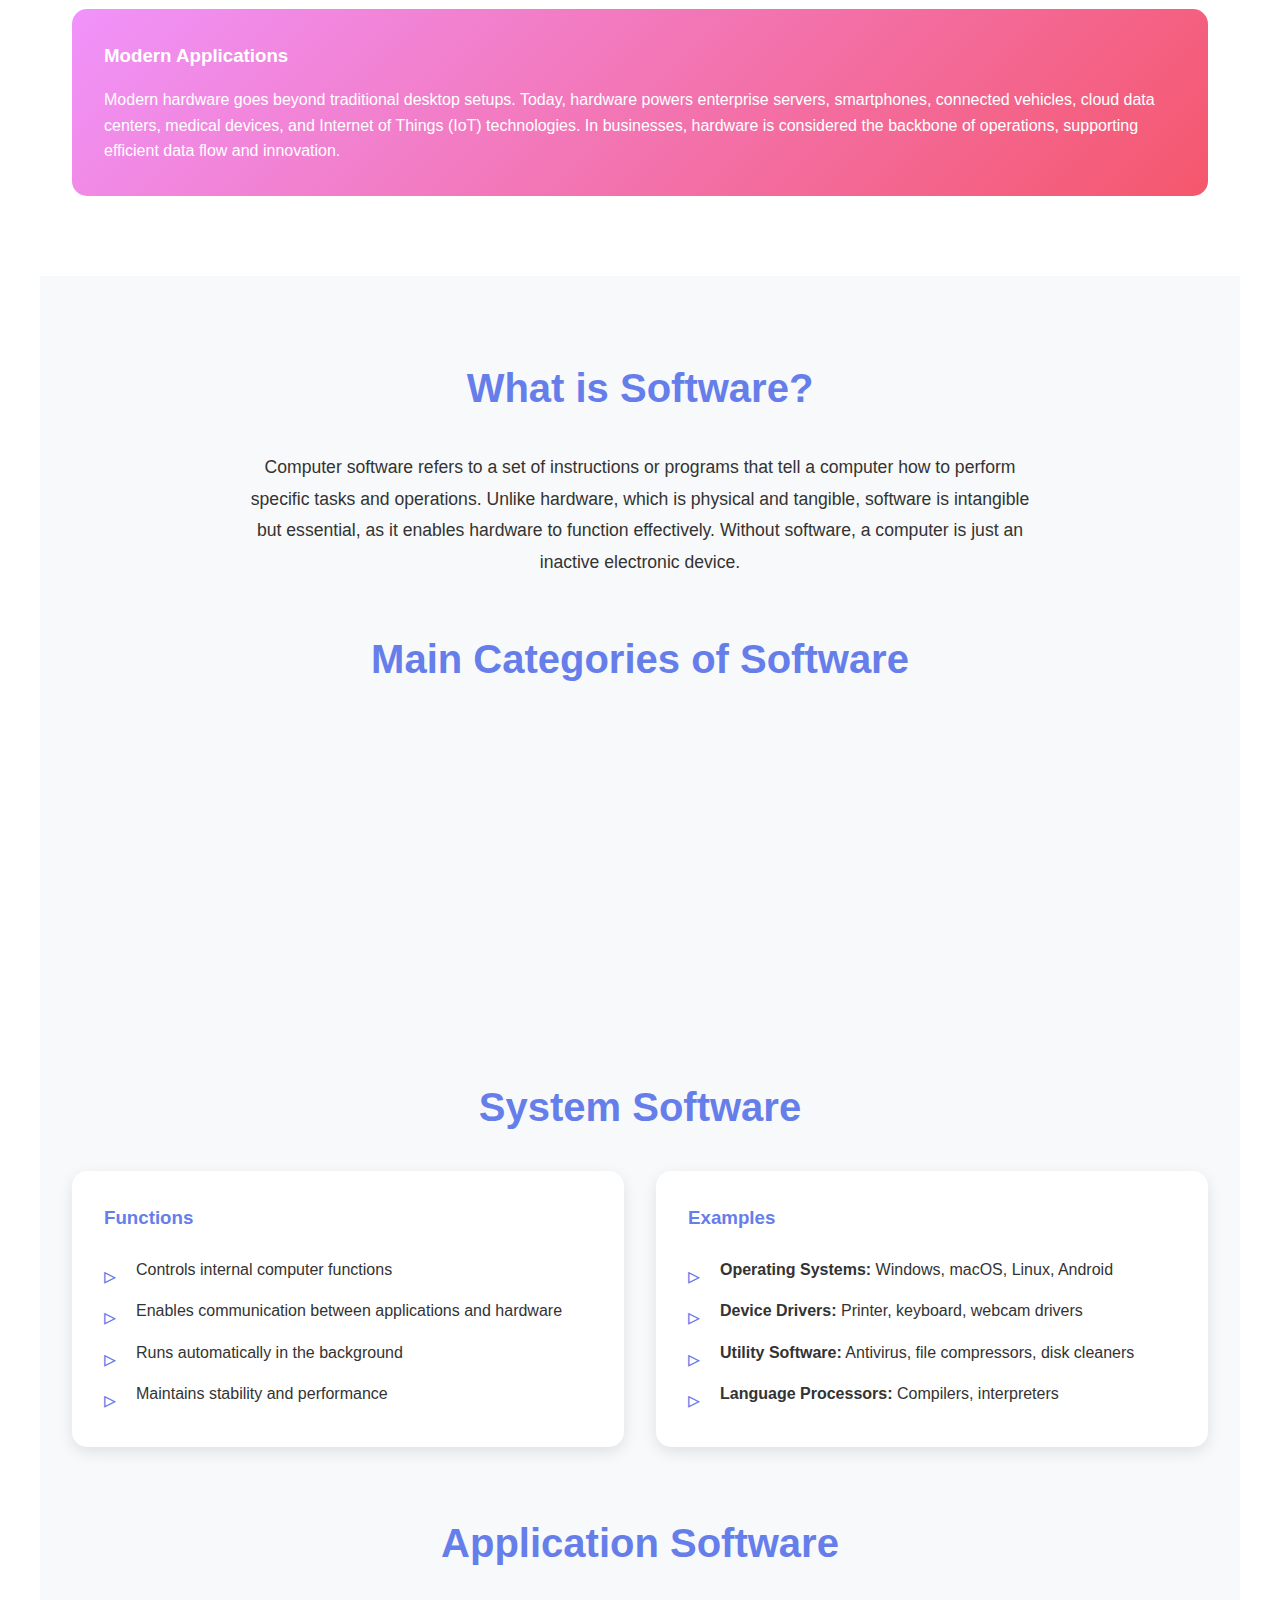
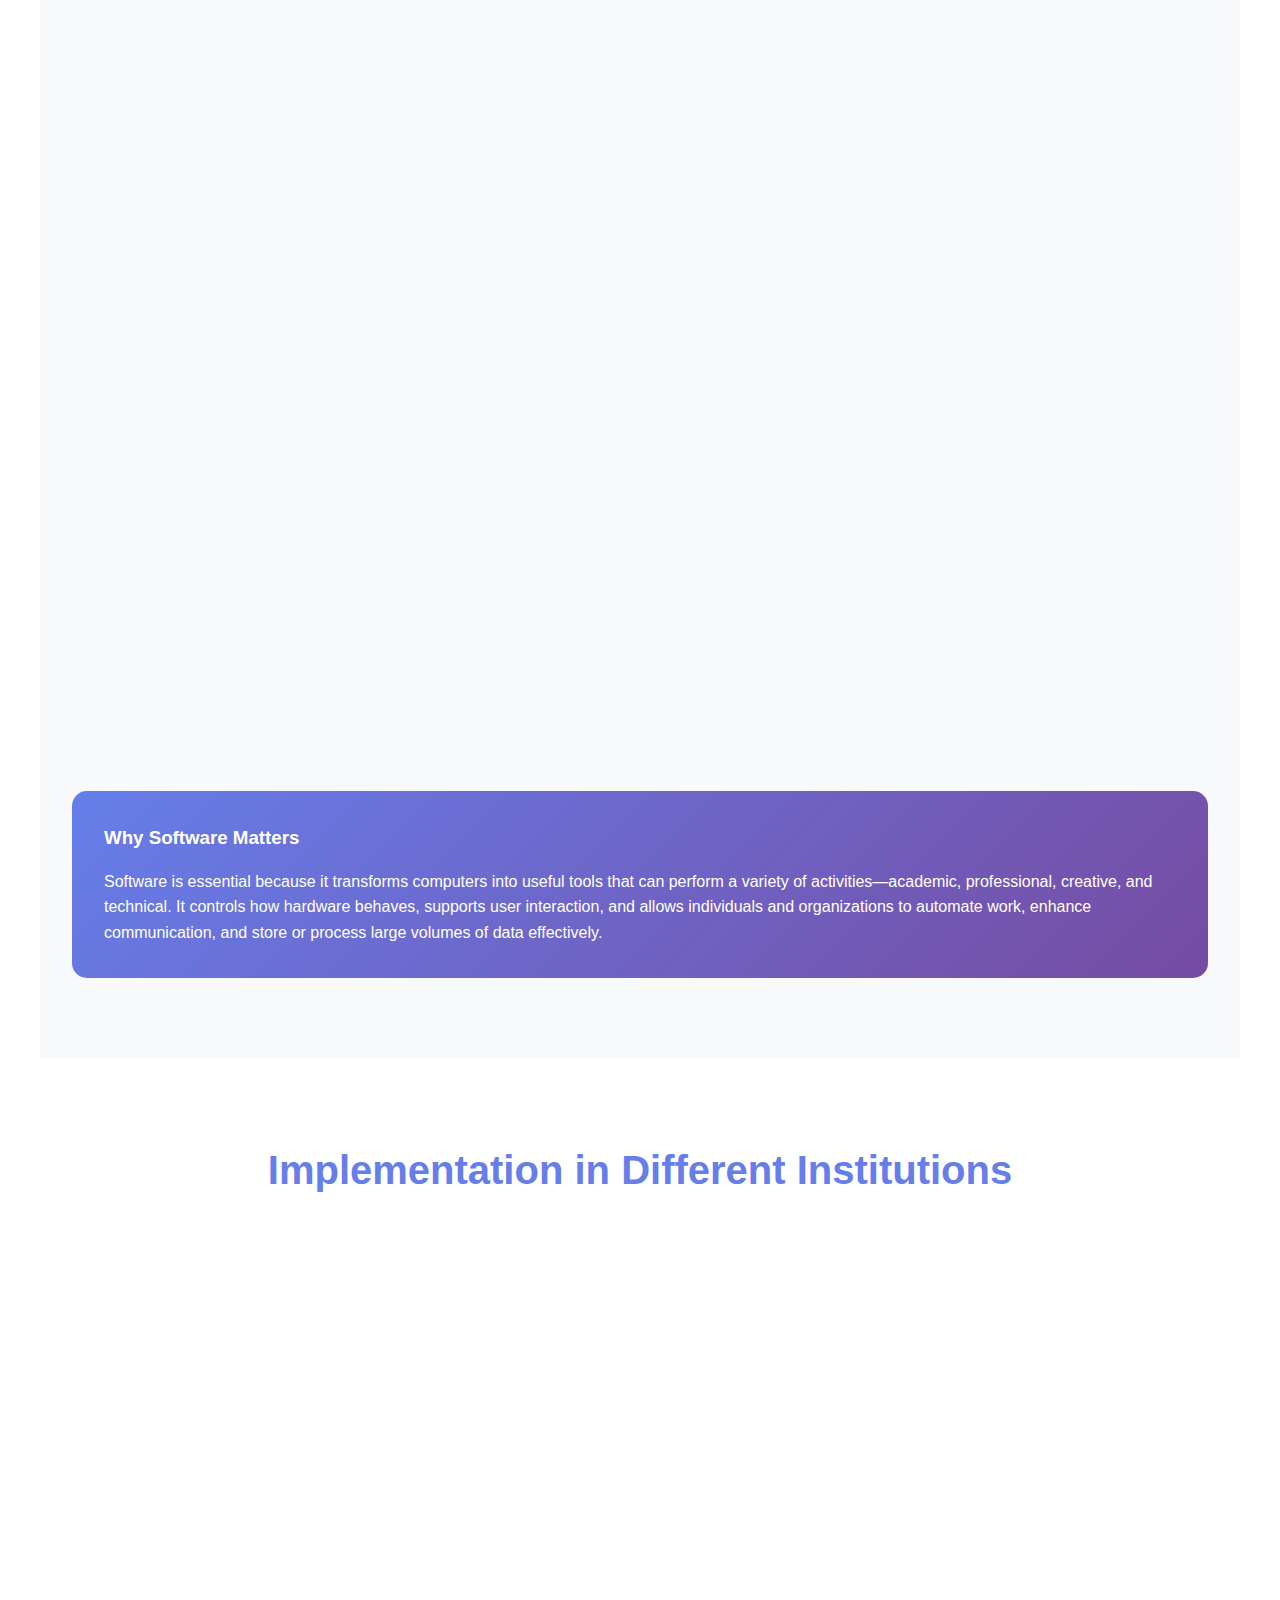
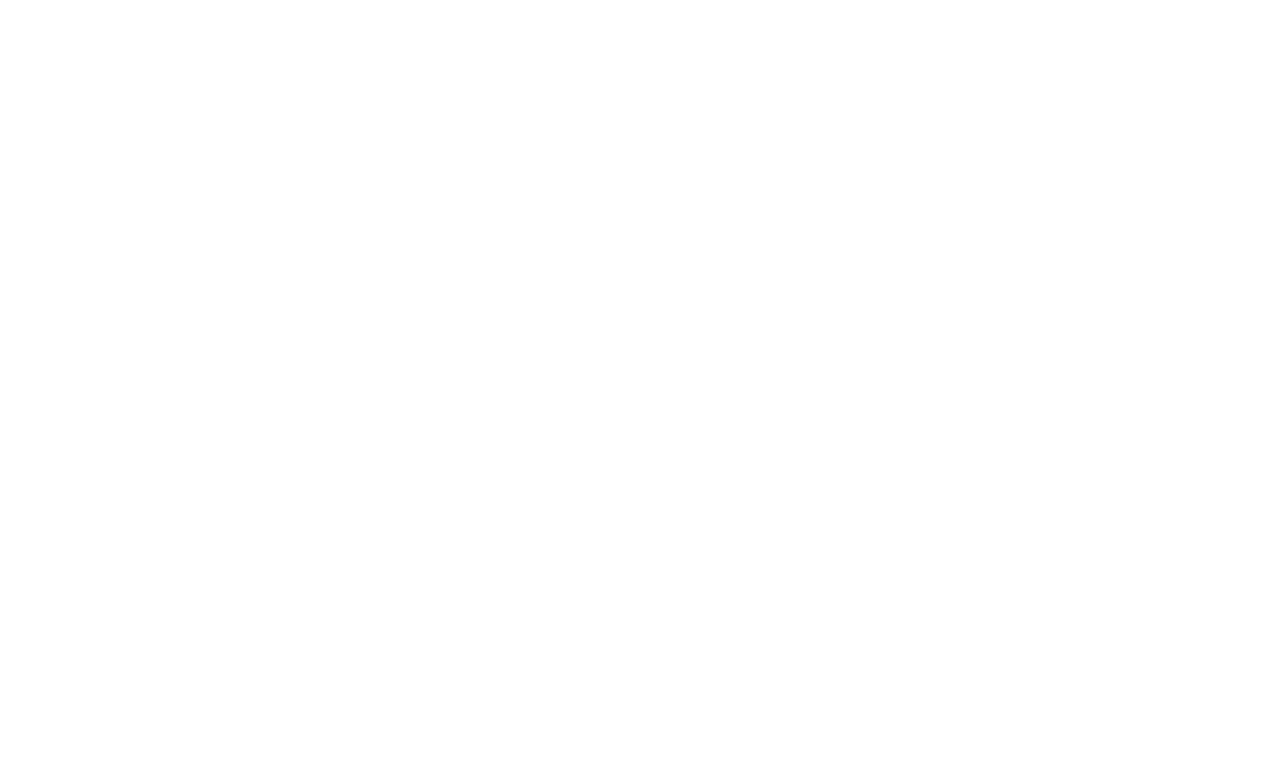
<file: port4.html>
<!DOCTYPE html>
<html lang="en">
  <head>
    <meta charset="UTF-8" />
    <meta name="viewport" content="width=device-width, initial-scale=1.0" />
    <title>Computer Hardware & Software | Interactive Guide</title>
    <link rel="stylesheet" href="port4.css" />
  </head>
  <body>
    <nav>
      <ul>
        <li><a href="#home">Home</a></li>
        <li><a href="#hardware">Hardware</a></li>
        <li><a href="#software">Software</a></li>
        <li><a href="#implementation">Implementation</a></li>
      </ul>
    </nav>

    <div class="hero" id="home">
      <div>
        <h1>💻 Computer Hardware & Software</h1>
        <p>An Interactive Guide to Understanding Computing Systems</p>
      </div>
    </div>

    <section id="hardware">
      <h2>What is Computer Hardware?</h2>
      <p class="intro-text">
        Computer hardware refers to the physical, tangible components of a
        computer system that enable it to perform computing tasks. Unlike
        software, which consists of intangible instructions and programs,
        hardware can be physically seen and touched. Hardware and software are
        complementary—a computing device works effectively only when both
        function together.
      </p>

      <h2 style="margin-top: 3rem">Core Components</h2>
      <div class="card-grid">
        <div class="card">
          <span class="card-icon">🧠</span>
          <h3>Central Processing Unit (CPU)</h3>
          <p>
            The "brain" that processes instructions and performs calculations.
          </p>
        </div>
        <div class="card">
          <span class="card-icon">🔌</span>
          <h3>Motherboard</h3>
          <p>
            The main circuit board that connects and allows communication
            between all hardware components.
          </p>
        </div>
        <div class="card">
          <span class="card-icon">⚡</span>
          <h3>RAM (Random Access Memory)</h3>
          <p>Temporary memory that stores active data and running programs.</p>
        </div>
        <div class="card">
          <span class="card-icon">💾</span>
          <h3>Storage Drives</h3>
          <p>
            Hardware devices that store digital data permanently in computers
            and electronic devices.
          </p>
        </div>
      </div>

      <h2 style="margin-top: 4rem">Internal vs External Hardware</h2>
      <div class="two-col">
        <div class="col-box">
          <h3>🔧 Internal Hardware</h3>
          <p>
            <strong>Definition:</strong> Components located inside the computer
            case, directly connected to the motherboard.
          </p>
          <p style="margin-top: 1rem">
            <strong>Function:</strong> Essential for the computer to run,
            handling processing, storage, and system operations.
          </p>
        </div>
        <div class="col-box">
          <h3>🖱️ External Hardware</h3>
          <p>
            <strong>Definition:</strong> Components outside the main computer
            case, connected through cables, ports, or wireless connections.
          </p>
          <p style="margin-top: 1rem">
            <strong>Function:</strong> Enhance usability, accessibility, and
            interaction with the system.
          </p>
        </div>
      </div>

      <h2 style="margin-top: 4rem">Functions of Hardware</h2>
      <div class="function-box">
        <h3>1. Processing</h3>
        <p>
          The CPU, RAM, and GPU work together to process instructions, perform
          calculations, and manage tasks, making the computer capable of
          executing programs and operations.
        </p>
      </div>
      <div class="function-box">
        <h3>2. Storage</h3>
        <p>
          Storage devices like hard drives and solid-state drives retain data
          for both short-term and long-term use, ensuring that information,
          applications, and the operating system are saved and accessible.
        </p>
      </div>
      <div class="function-box">
        <h3>3. Input</h3>
        <p>
          Hardware such as keyboards, mice, and scanners allow users to enter
          data and commands into the computer, enabling interaction between
          people and the system.
        </p>
      </div>
      <div class="function-box">
        <h3>4. Output</h3>
        <p>
          Output hardware such as monitors, speakers, and printers present
          processed data to users in a visual, audible, or physical form that
          they can understand.
        </p>
      </div>
      <div class="function-box">
        <h3>5. Communication</h3>
        <p>
          Networking hardware, including routers, switches, and network
          interface cards (NICs), enables computers to connect with other
          devices and the internet, allowing data exchange and resource sharing.
        </p>
      </div>

      <div
        style="
          margin-top: 3rem;
          padding: 2rem;
          background: linear-gradient(135deg, #f093fb 0%, #f5576c 100%);
          border-radius: 15px;
          color: white;
        "
      >
        <h3 style="color: white; margin-bottom: 1rem">Modern Applications</h3>
        <p>
          Modern hardware goes beyond traditional desktop setups. Today,
          hardware powers enterprise servers, smartphones, connected vehicles,
          cloud data centers, medical devices, and Internet of Things (IoT)
          technologies. In businesses, hardware is considered the backbone of
          operations, supporting efficient data flow and innovation.
        </p>
      </div>
    </section>

    <section id="software">
      <h2>What is Software?</h2>
      <p class="intro-text">
        Computer software refers to a set of instructions or programs that tell
        a computer how to perform specific tasks and operations. Unlike
        hardware, which is physical and tangible, software is intangible but
        essential, as it enables hardware to function effectively. Without
        software, a computer is just an inactive electronic device.
      </p>

      <h2 style="margin-top: 3rem">Main Categories of Software</h2>
      <div class="card-grid">
        <div class="card">
          <span class="card-icon">⚙️</span>
          <h3>System Software</h3>
          <p>
            Manages and operates the computer's hardware, providing a platform
            for application software to run.
          </p>
        </div>
        <div class="card">
          <span class="card-icon">📱</span>
          <h3>Application Software</h3>
          <p>
            Designed to perform specific tasks for end-users, such as writing
            documents or editing photos.
          </p>
        </div>
        <div class="card">
          <span class="card-icon">👨‍💻</span>
          <h3>Programming Software</h3>
          <p>
            Provides tools developers use to write, test, and debug other
            software programs.
          </p>
        </div>
      </div>

      <h2 style="margin-top: 4rem">System Software</h2>
      <div class="two-col">
        <div class="col-box">
          <h3>Functions</h3>
          <ul class="styled-list">
            <li>Controls internal computer functions</li>
            <li>Enables communication between applications and hardware</li>
            <li>Runs automatically in the background</li>
            <li>Maintains stability and performance</li>
          </ul>
        </div>
        <div class="col-box">
          <h3>Examples</h3>
          <ul class="styled-list">
            <li>
              <strong>Operating Systems:</strong> Windows, macOS, Linux, Android
            </li>
            <li>
              <strong>Device Drivers:</strong> Printer, keyboard, webcam drivers
            </li>
            <li>
              <strong>Utility Software:</strong> Antivirus, file compressors,
              disk cleaners
            </li>
            <li>
              <strong>Language Processors:</strong> Compilers, interpreters
            </li>
          </ul>
        </div>
      </div>

      <h2 style="margin-top: 4rem">Application Software</h2>
      <div class="card-grid">
        <div class="card">
          <span class="card-icon">📝</span>
          <h3>Productivity Software</h3>
          <p>
            MS Word, Excel, PowerPoint, Notion - Tools to increase efficiency
            and complete work tasks.
          </p>
        </div>
        <div class="card">
          <span class="card-icon">🎨</span>
          <h3>Multimedia Software</h3>
          <p>
            Adobe Photoshop, VLC Media Player - Manages audio, video, and
            graphics content.
          </p>
        </div>
        <div class="card">
          <span class="card-icon">💬</span>
          <h3>Communication Software</h3>
          <p>
            Zoom, Slack, Microsoft Teams - Enables real-time communication and
            collaboration.
          </p>
        </div>
        <div class="card">
          <span class="card-icon">🌐</span>
          <h3>Web Browsers</h3>
          <p>
            Google Chrome, Firefox, Safari - Access the internet and web
            services.
          </p>
        </div>
        <div class="card">
          <span class="card-icon">🏢</span>
          <h3>Customized Software</h3>
          <p>
            Airline reservation systems, payroll management - Designed for
            specific organizations.
          </p>
        </div>
      </div>

      <div
        style="
          margin-top: 3rem;
          padding: 2rem;
          background: linear-gradient(135deg, #667eea 0%, #764ba2 100%);
          border-radius: 15px;
          color: white;
        "
      >
        <h3 style="color: white; margin-bottom: 1rem">Why Software Matters</h3>
        <p>
          Software is essential because it transforms computers into useful
          tools that can perform a variety of activities—academic, professional,
          creative, and technical. It controls how hardware behaves, supports
          user interaction, and allows individuals and organizations to automate
          work, enhance communication, and store or process large volumes of
          data effectively.
        </p>
      </div>
    </section>

    <section id="implementation">
      <h2>Implementation in Different Institutions</h2>

      <div class="institution-card">
        <h3>🏛️ Government Institutions</h3>
        <p>
          Government institutions use specialized hardware and software to
          streamline public services and administrative tasks. Enterprise
          Resource Planning (ERP) software allows integration of various
          processes such as budgeting, payroll, and citizen services. Benefits
          include efficiency, transparency, and better data handling, though
          smaller institutions face cost and training barriers.
        </p>
      </div>

      <div
        class="institution-card"
        style="background: linear-gradient(135deg, #4facfe 0%, #00f2fe 100%)"
      >
        <h3>🏘️ Community Systems</h3>
        <p>
          Some communities adopt cloud computing and thin-client hardware to
          reduce costs. Using low-power computers linked to central servers with
          cloud processing provides better energy efficiency, easier
          maintenance, and scalable services. This approach requires strong
          network infrastructure to work effectively.
        </p>
      </div>

      <div
        class="institution-card"
        style="background: linear-gradient(135deg, #43e97b 0%, #38f9d7 100%)"
      >
        <h3>🎓 Educational Institutions</h3>
        <p>
          Schools are major adopters of both hardware and software, focusing on
          supporting student learning. Implementation examples include Intel's
          Classmate PCs in Macedonia and Kerala's IT@School project, which
          replaced costly proprietary software with free and open-source
          software (FOSS). These initiatives demonstrate how effective
          implementation requires both technology and capacity-building for
          educators.
        </p>
      </div>

      <div
        class="institution-card"
        style="background: linear-gradient(135deg, #fa709a 0%, #fee140 100%)"
      >
        <h3>🏥 Healthcare</h3>
        <p>
          The healthcare industry is rapidly transforming through technology.
          Hospitals use digital databases, wearables, trackers, and scanners to
          monitor patients accurately. Advanced hardware like CT scanners and
          MRI machines allow non-invasive diagnosis. Software systems like
          Electronic Health Records (EHR) ensure information is secure and
          accessible. AI and VR are improving diagnostics, treatment, and
          training, making healthcare more efficient and precise.
        </p>
      </div>
    </section>

    <div class="scroll-top" onclick="scrollToTop()">↑</div>

    <script>
      // Smooth scrolling
      document.querySelectorAll('a[href^="#"]').forEach((anchor) => {
        anchor.addEventListener("click", function (e) {
          e.preventDefault();
          const target = document.querySelector(this.getAttribute("href"));
          target.scrollIntoView({
            behavior: "smooth",
            block: "start",
          });
        });
      });

      // Scroll to top button
      const scrollTopBtn = document.querySelector(".scroll-top");
      window.addEventListener("scroll", () => {
        if (window.pageYOffset > 300) {
          scrollTopBtn.classList.add("visible");
        } else {
          scrollTopBtn.classList.remove("visible");
        }
      });

      function scrollToTop() {
        window.scrollTo({
          top: 0,
          behavior: "smooth",
        });
      }

      // Add animation on scroll
      const observerOptions = {
        threshold: 0.1,
        rootMargin: "0px 0px -50px 0px",
      };

      const observer = new IntersectionObserver(function (entries) {
        entries.forEach((entry) => {
          if (entry.isIntersecting) {
            entry.target.style.opacity = "1";
            entry.target.style.transform = "translateY(0)";
          }
        });
      }, observerOptions);

      document
        .querySelectorAll(".card, .function-box, .institution-card")
        .forEach((el) => {
          el.style.opacity = "0";
          el.style.transform = "translateY(20px)";
          el.style.transition = "all 0.6s ease";
          observer.observe(el);
        });
    </script>
  </body>
</html>
</file>
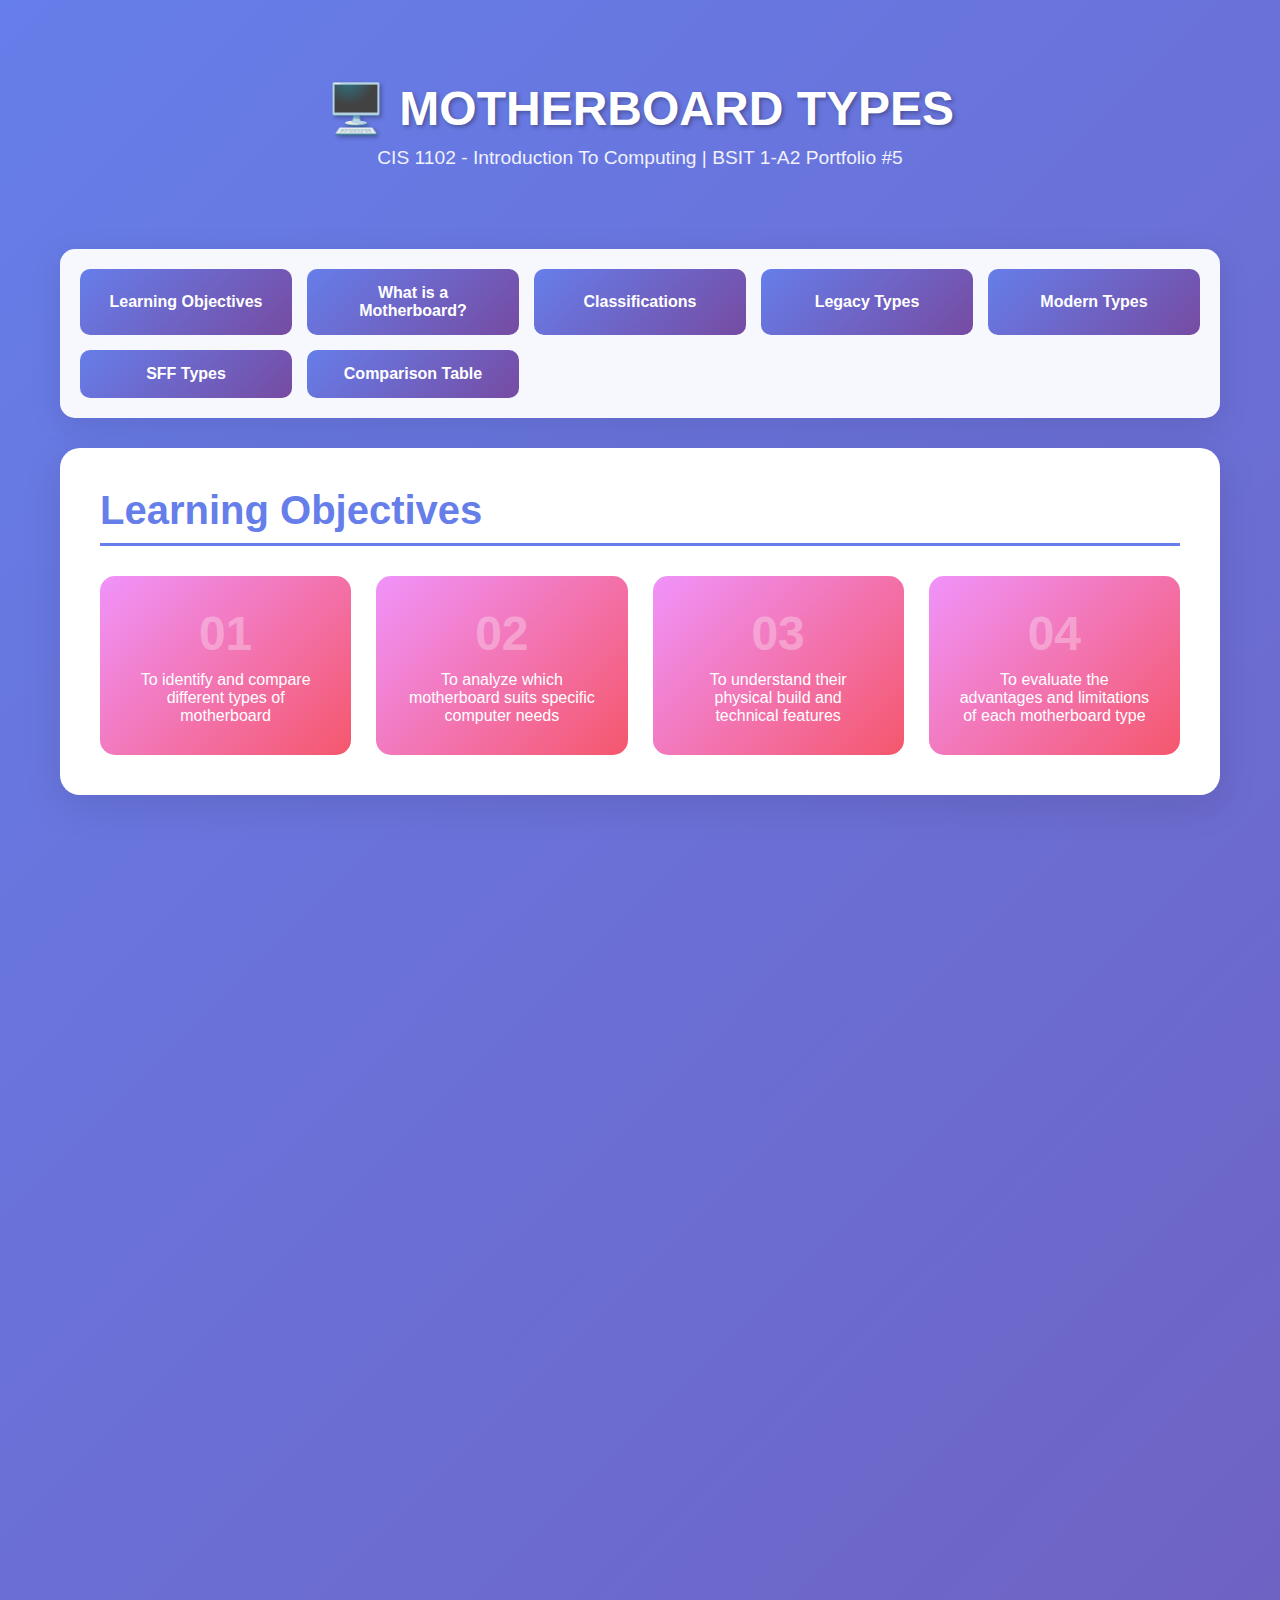
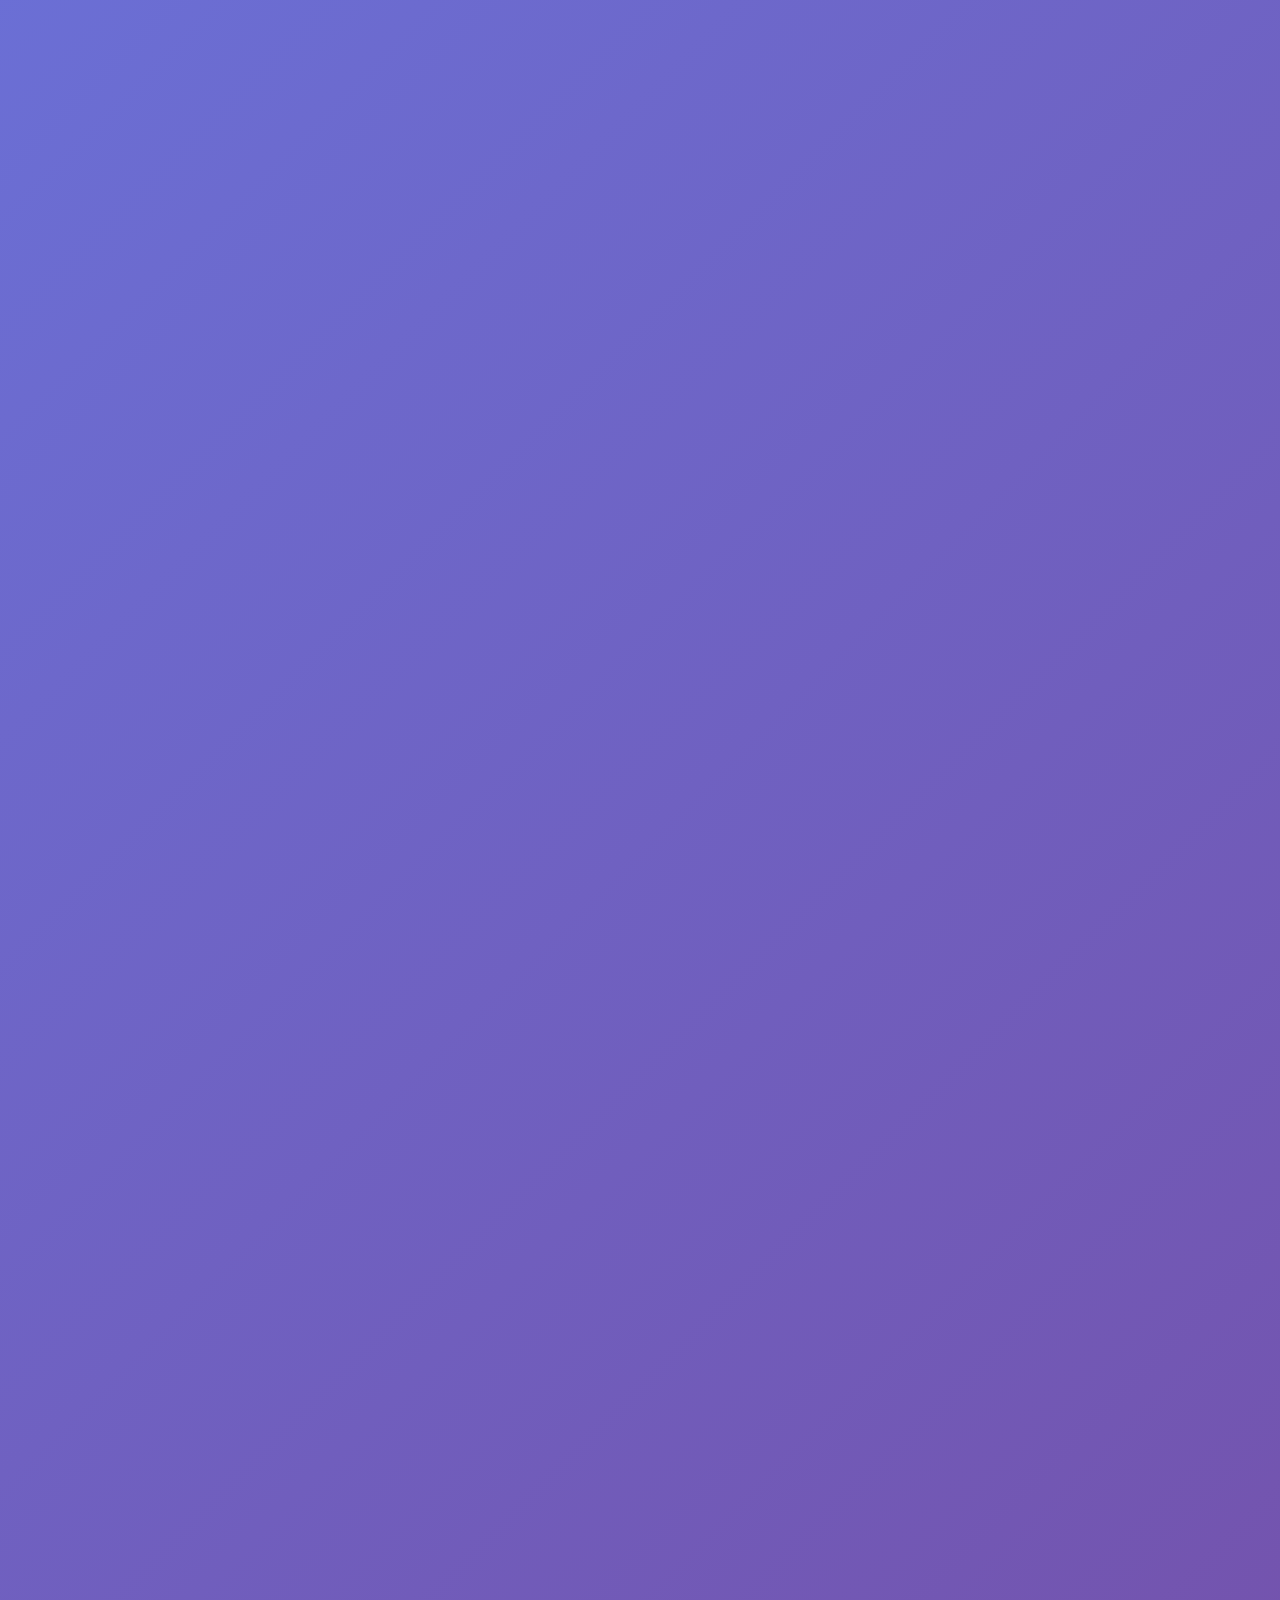
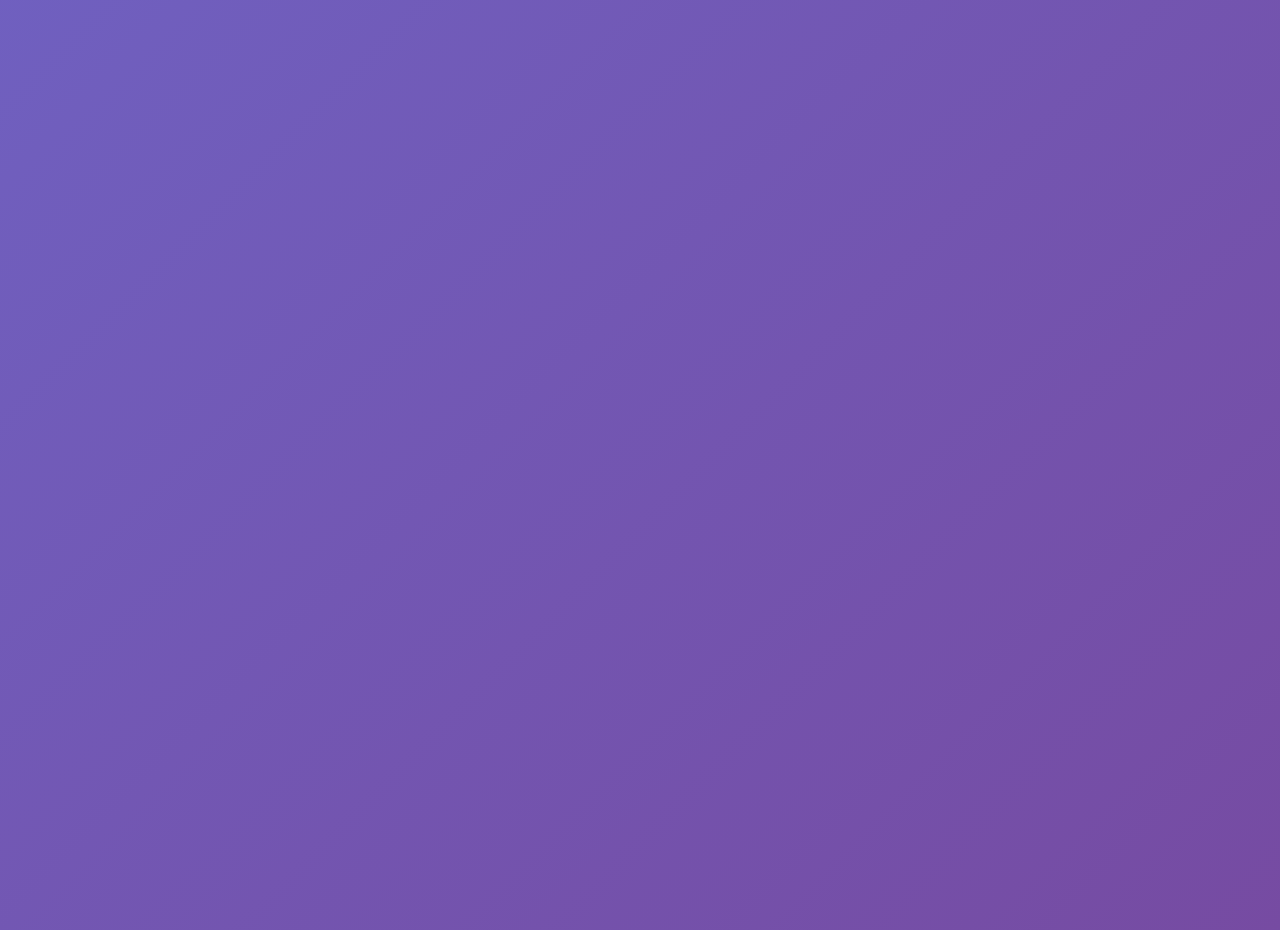
<file: port5.html>
<!DOCTYPE html>
<html lang="en">
  <head>
    <meta charset="UTF-8" />
    <meta name="viewport" content="width=device-width, initial-scale=1.0" />
    <title>Motherboard Types - Interactive Guide</title>
    <link rel="stylesheet" href="port5.css" />
  </head>
  <body>
    <div class="container">
      <header>
        <h1>🖥️ MOTHERBOARD TYPES</h1>
        <p class="subtitle">
          CIS 1102 - Introduction To Computing | BSIT 1-A2 Portfolio #5
        </p>
      </header>

      <nav>
        <div class="nav-grid">
          <button class="nav-btn" onclick="scrollToSection('objectives')">
            Learning Objectives
          </button>
          <button class="nav-btn" onclick="scrollToSection('definition')">
            What is a Motherboard?
          </button>
          <button class="nav-btn" onclick="scrollToSection('classifications')">
            Classifications
          </button>
          <button class="nav-btn" onclick="scrollToSection('legacy')">
            Legacy Types
          </button>
          <button class="nav-btn" onclick="scrollToSection('modern')">
            Modern Types
          </button>
          <button class="nav-btn" onclick="scrollToSection('sff')">
            SFF Types
          </button>
          <button class="nav-btn" onclick="scrollToSection('comparison')">
            Comparison Table
          </button>
        </div>
      </nav>

      <section id="objectives" class="section">
        <h2>Learning Objectives</h2>
        <div class="objectives-grid">
          <div class="objective-card">
            <div class="objective-number">01</div>
            <p>To identify and compare different types of motherboard</p>
          </div>
          <div class="objective-card">
            <div class="objective-number">02</div>
            <p>To analyze which motherboard suits specific computer needs</p>
          </div>
          <div class="objective-card">
            <div class="objective-number">03</div>
            <p>To understand their physical build and technical features</p>
          </div>
          <div class="objective-card">
            <div class="objective-number">04</div>
            <p>
              To evaluate the advantages and limitations of each motherboard
              type
            </p>
          </div>
        </div>
      </section>

      <section id="definition" class="section">
        <h2>What is a Motherboard?</h2>
        <div class="definition-box">
          <p>
            <strong
              >A motherboard is the main circuit board in a computer
              system.</strong
            >
            It connects all of the internal components, like the memory,
            processor, graphics card and other hardware. It also provides power
            to each component and allows them to communicate with each other.
          </p>
          <br />
          <p>
            The motherboard is essentially responsible for connecting all the
            different components inside of a computer together. It has
            connectors for just about every type of component, from RAM to USB
            ports.
          </p>
        </div>

        <h3>Why is it Important?</h3>
        <p style="margin-top: 20px; line-height: 1.8">
          The motherboard is one of the most important components of a computer
          because it acts as the main hub that connects and enables
          communication between all other hardware parts such as the CPU,
          memory, storage devices, and expansion cards. It provides the
          necessary circuits and slots that allow these components to exchange
          data and power efficiently, ensuring the entire system functions
          smoothly as one unit.
        </p>
        <br />
        <p style="line-height: 1.8">
          Moreover, the motherboard determines the compatibility, performance,
          and upgrade potential of a computer. Its design, chipset, and
          supported interfaces influence what type of processor, RAM, and
          peripherals can be installed.
        </p>
      </section>

      <section id="classifications" class="section">
        <h2>Classifications of Motherboards</h2>
        <div class="classification-container">
          <div class="classification-box legacy">
            <h3>Legacy</h3>
            <p>
              Legacy motherboards refer to older or outdated designs that were
              used in early computers before modern standards were developed.
              They are the earlier generations that paved the way for today's
              modern designs.
            </p>
          </div>
          <div class="classification-box modern">
            <h3>Modern</h3>
            <p>
              Modern motherboards are the current, up-to-date models used in
              today's computers. They support the latest processors, memory
              types, and interfaces, offering advanced features and better
              performance.
            </p>
          </div>
          <div class="classification-box sff">
            <h3>SFF (Small Form Factor)</h3>
            <p>
              SFF motherboards are a subcategory of modern motherboards designed
              to be smaller and more compact. They're perfect for small PCs or
              portable systems.
            </p>
          </div>
        </div>
      </section>

      <section id="legacy" class="section">
        <h2>Types of Legacy Motherboards</h2>
        <div class="mobo-types">
          <div class="mobo-card">
            <h4>AT Motherboard</h4>
            <ul>
              <li>Introduced by IBM in the 1980s</li>
              <li>Very large in size</li>
              <li>Lacked modern features like USB ports</li>
              <li>Replaced due to poor cable management</li>
              <li>Compatibility issues led to discontinuation</li>
            </ul>
          </div>
          <div class="mobo-card">
            <h4>LPX Motherboard</h4>
            <ul>
              <li>Designed for slim desktop cases</li>
              <li>Featured a riser card for expansion slots</li>
              <li>Allowed horizontal placement</li>
              <li>Had poor cooling</li>
              <li>Limited upgrade options</li>
            </ul>
          </div>
          <div class="mobo-card">
            <h4>BTX Motherboard</h4>
            <ul>
              <li>Developed by Intel in early 2000s</li>
              <li>Improved airflow and system cooling</li>
              <li>Aimed to replace ATX</li>
              <li>Failed to gain popularity</li>
              <li>Eventually discontinued</li>
            </ul>
          </div>
        </div>
      </section>

      <section id="modern" class="section">
        <h2>Types of Modern Motherboards</h2>
        <div class="mobo-types">
          <div class="mobo-card">
            <h4>Standard-ATX Motherboard</h4>
            <ul>
              <li>The baseline version of the ATX family</li>
              <li>Supports standard components</li>
              <li>Commonly found in prebuilt desktops</li>
              <li>Perfect for custom setups</li>
              <li>Most popular form factor</li>
            </ul>
          </div>
          <div class="mobo-card">
            <h4>Mini-ATX Motherboard</h4>
            <ul>
              <li>Compact version</li>
              <li>Between Micro-ATX and Mini-ITX in size</li>
              <li>Designed for small cases</li>
              <li>Allows moderate expandability</li>
              <li>Not as widely used</li>
            </ul>
          </div>
        </div>
      </section>

      <section id="sff" class="section">
        <h2>Types of SFF Motherboards</h2>
        <div class="mobo-types">
          <div class="mobo-card">
            <h4>Mini ITX Motherboard</h4>
            <ul>
              <li>Very compact design (17×17 cm)</li>
              <li>Ideal for small PCs and HTPCs</li>
              <li>Perfect for minimalist setups</li>
              <li>Limited expansion slots</li>
              <li>Power-efficient and quiet</li>
            </ul>
          </div>
          <div class="mobo-card">
            <h4>Pico BTX Motherboard</h4>
            <ul>
              <li>Smaller version of BTX</li>
              <li>Meant for compact systems</li>
              <li>Offers good cooling in tight spaces</li>
              <li>Rarely used today</li>
              <li>ATX and Mini ITX are more popular</li>
            </ul>
          </div>
        </div>
      </section>

      <section id="comparison" class="section">
        <h2>Comparison Table</h2>
        <div style="overflow-x: auto">
          <table>
            <thead>
              <tr>
                <th>Type</th>
                <th>Size</th>
                <th>Expansion Slots</th>
                <th>Use Case</th>
                <th>Status</th>
              </tr>
            </thead>
            <tbody>
              <tr>
                <td><strong>AT</strong></td>
                <td>Large (12" × 13.8")</td>
                <td>Multiple ISA slots</td>
                <td>Legacy desktop PCs</td>
                <td>Obsolete</td>
              </tr>
              <tr>
                <td><strong>LPX</strong></td>
                <td>Varies (slim)</td>
                <td>Riser card design</td>
                <td>Slim desktop cases</td>
                <td>Discontinued</td>
              </tr>
              <tr>
                <td><strong>BTX</strong></td>
                <td>Standard BTX</td>
                <td>3-7 slots</td>
                <td>Improved cooling systems</td>
                <td>Discontinued</td>
              </tr>
              <tr>
                <td><strong>Standard-ATX</strong></td>
                <td>12" × 9.6"</td>
                <td>4-7 PCIe slots</td>
                <td>General purpose, gaming</td>
                <td>Active</td>
              </tr>
              <tr>
                <td><strong>Mini-ATX</strong></td>
                <td>11.2" × 8.2"</td>
                <td>3-4 slots</td>
                <td>Compact builds</td>
                <td>Active</td>
              </tr>
              <tr>
                <td><strong>Mini ITX</strong></td>
                <td>6.7" × 6.7"</td>
                <td>1 PCIe slot</td>
                <td>Small PCs, HTPCs</td>
                <td>Active</td>
              </tr>
              <tr>
                <td><strong>Pico BTX</strong></td>
                <td>8" × 10.5"</td>
                <td>1-2 slots</td>
                <td>Ultra-compact systems</td>
                <td>Rare</td>
              </tr>
            </tbody>
          </table>
        </div>
      </section>
    </div>

    <div class="back-to-top" onclick="scrollToTop()">↑</div>

    <script>
      const observer = new IntersectionObserver(
        (entries) => {
          entries.forEach((entry) => {
            if (entry.isIntersecting) {
              entry.target.classList.add("visible");
            }
          });
        },
        { threshold: 0.1 }
      );

      document.querySelectorAll(".section").forEach((section) => {
        observer.observe(section);
      });

      function scrollToSection(id) {
        document.getElementById(id).scrollIntoView({
          behavior: "smooth",
          block: "start",
        });
      }

      const backToTop = document.querySelector(".back-to-top");
      window.addEventListener("scroll", () => {
        if (window.pageYOffset > 300) {
          backToTop.classList.add("visible");
        } else {
          backToTop.classList.remove("visible");
        }
      });

      function scrollToTop() {
        window.scrollTo({ top: 0, behavior: "smooth" });
      }
    </script>
  </body>
</html>
</file>
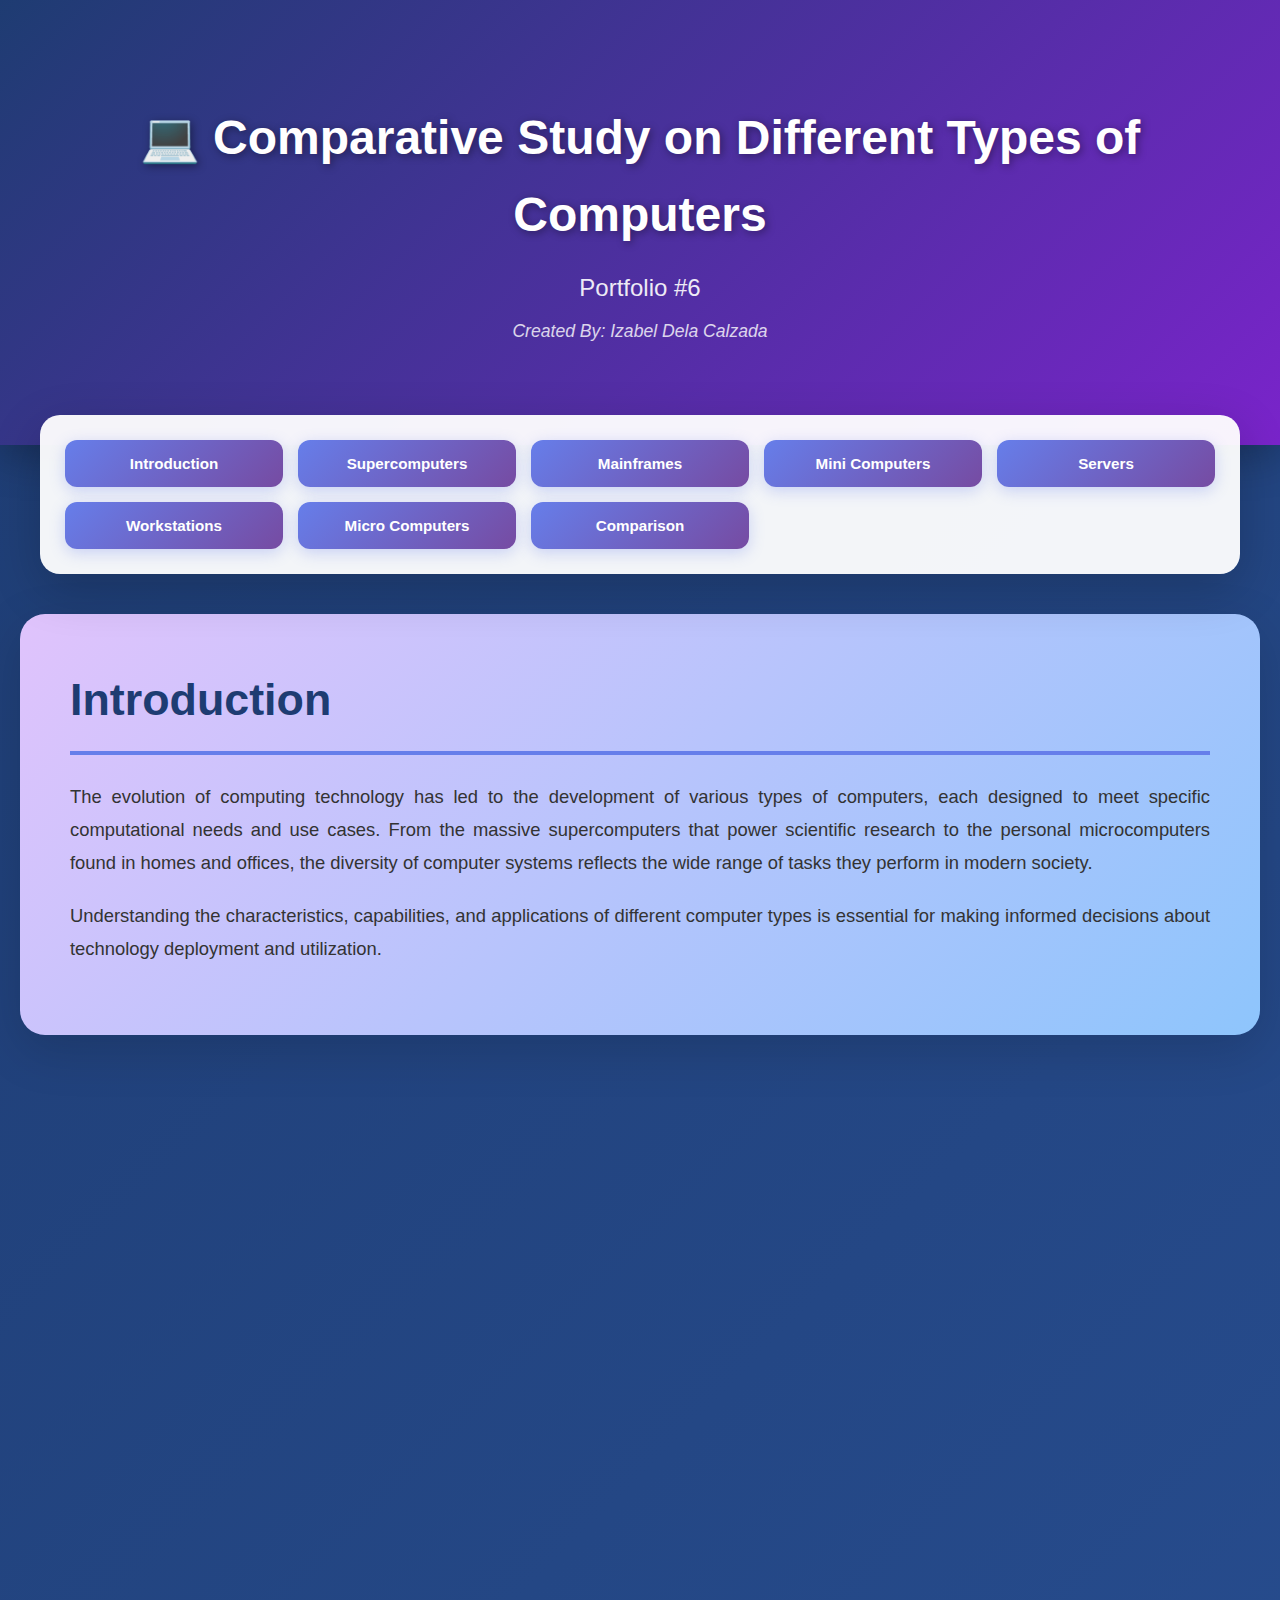
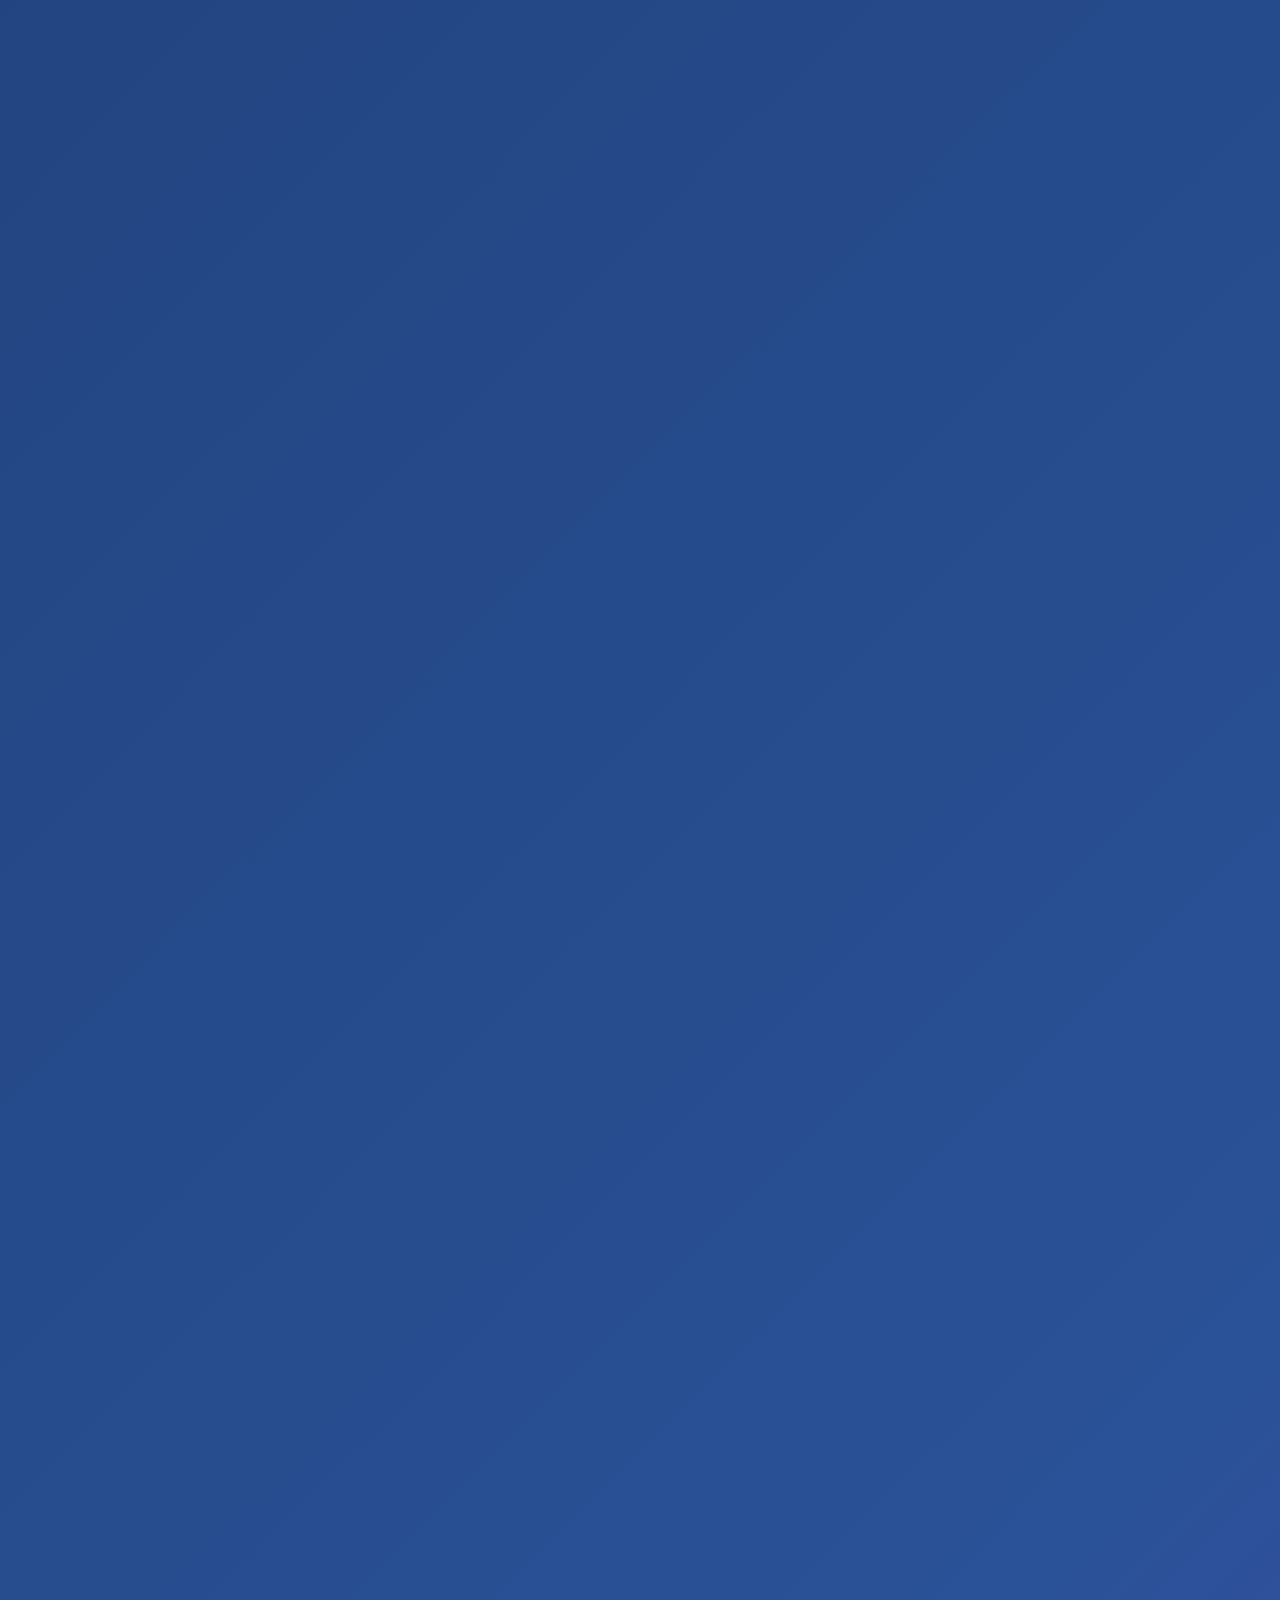
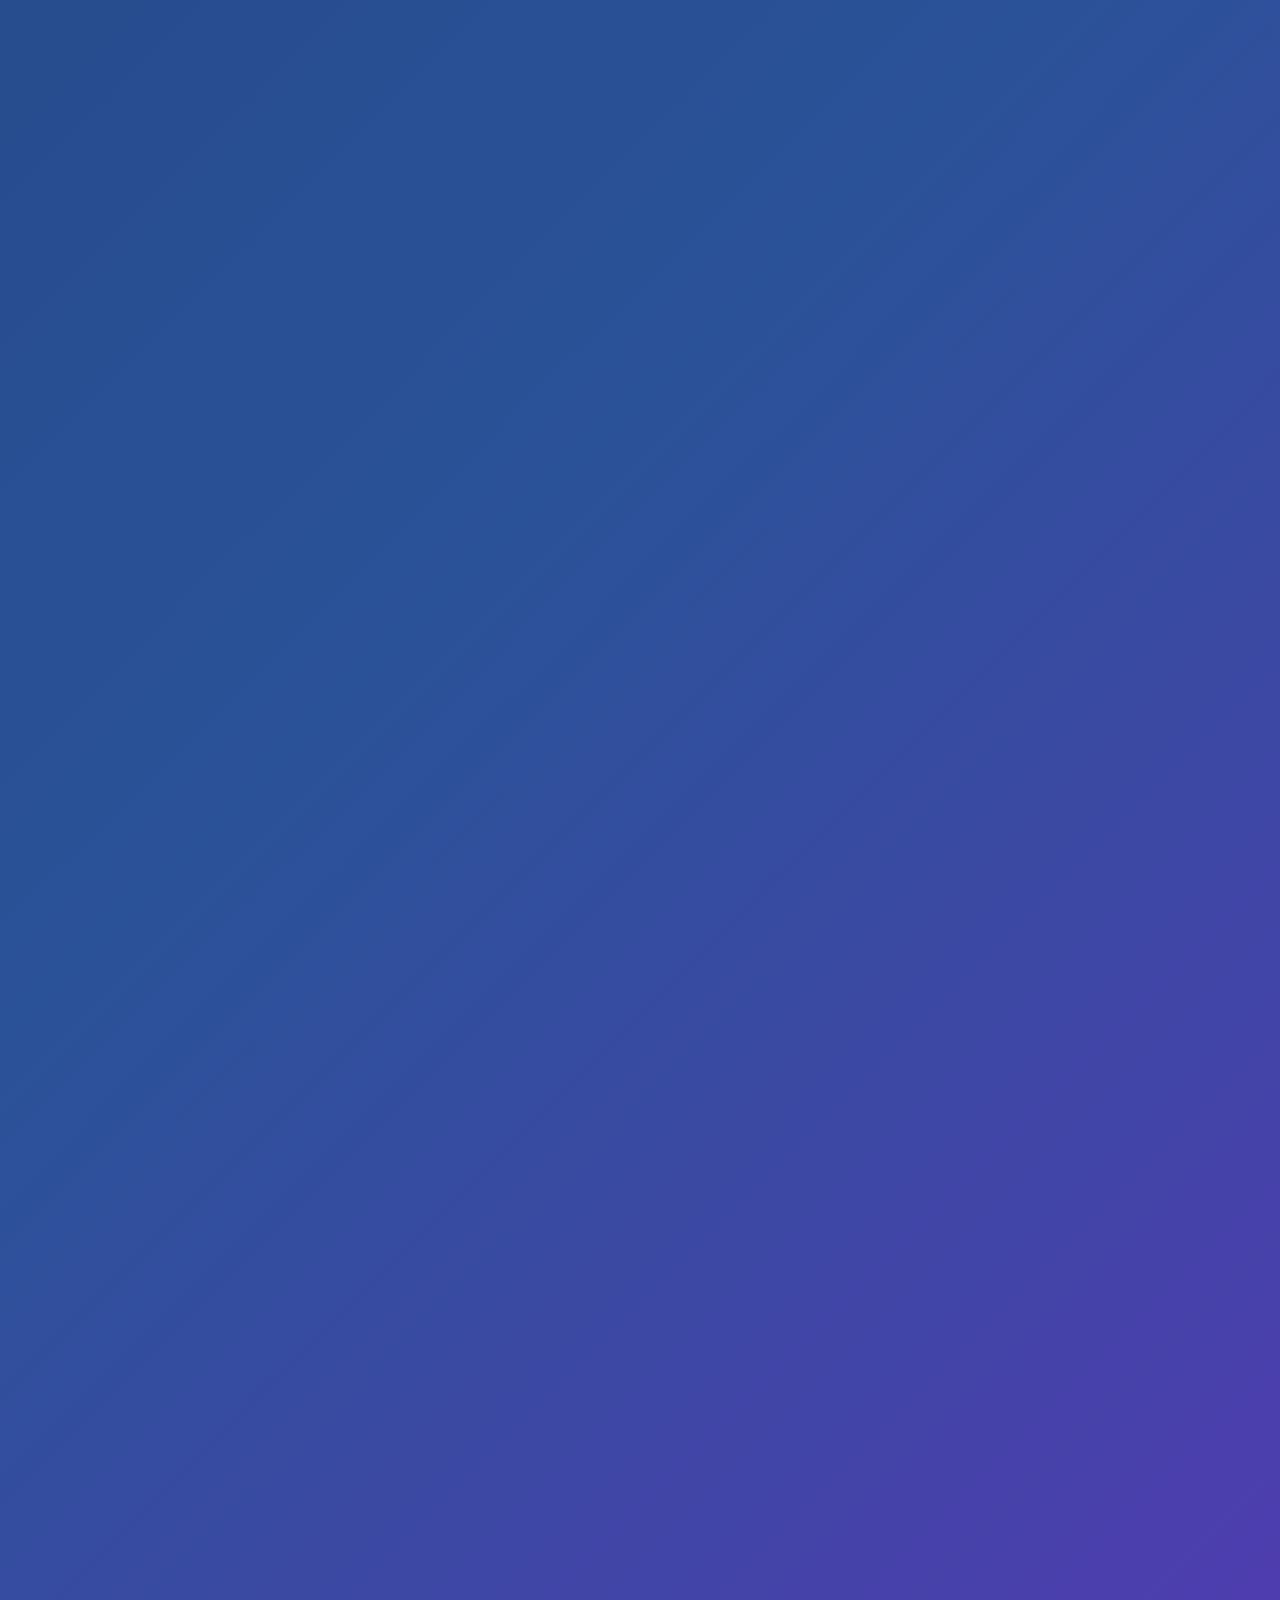
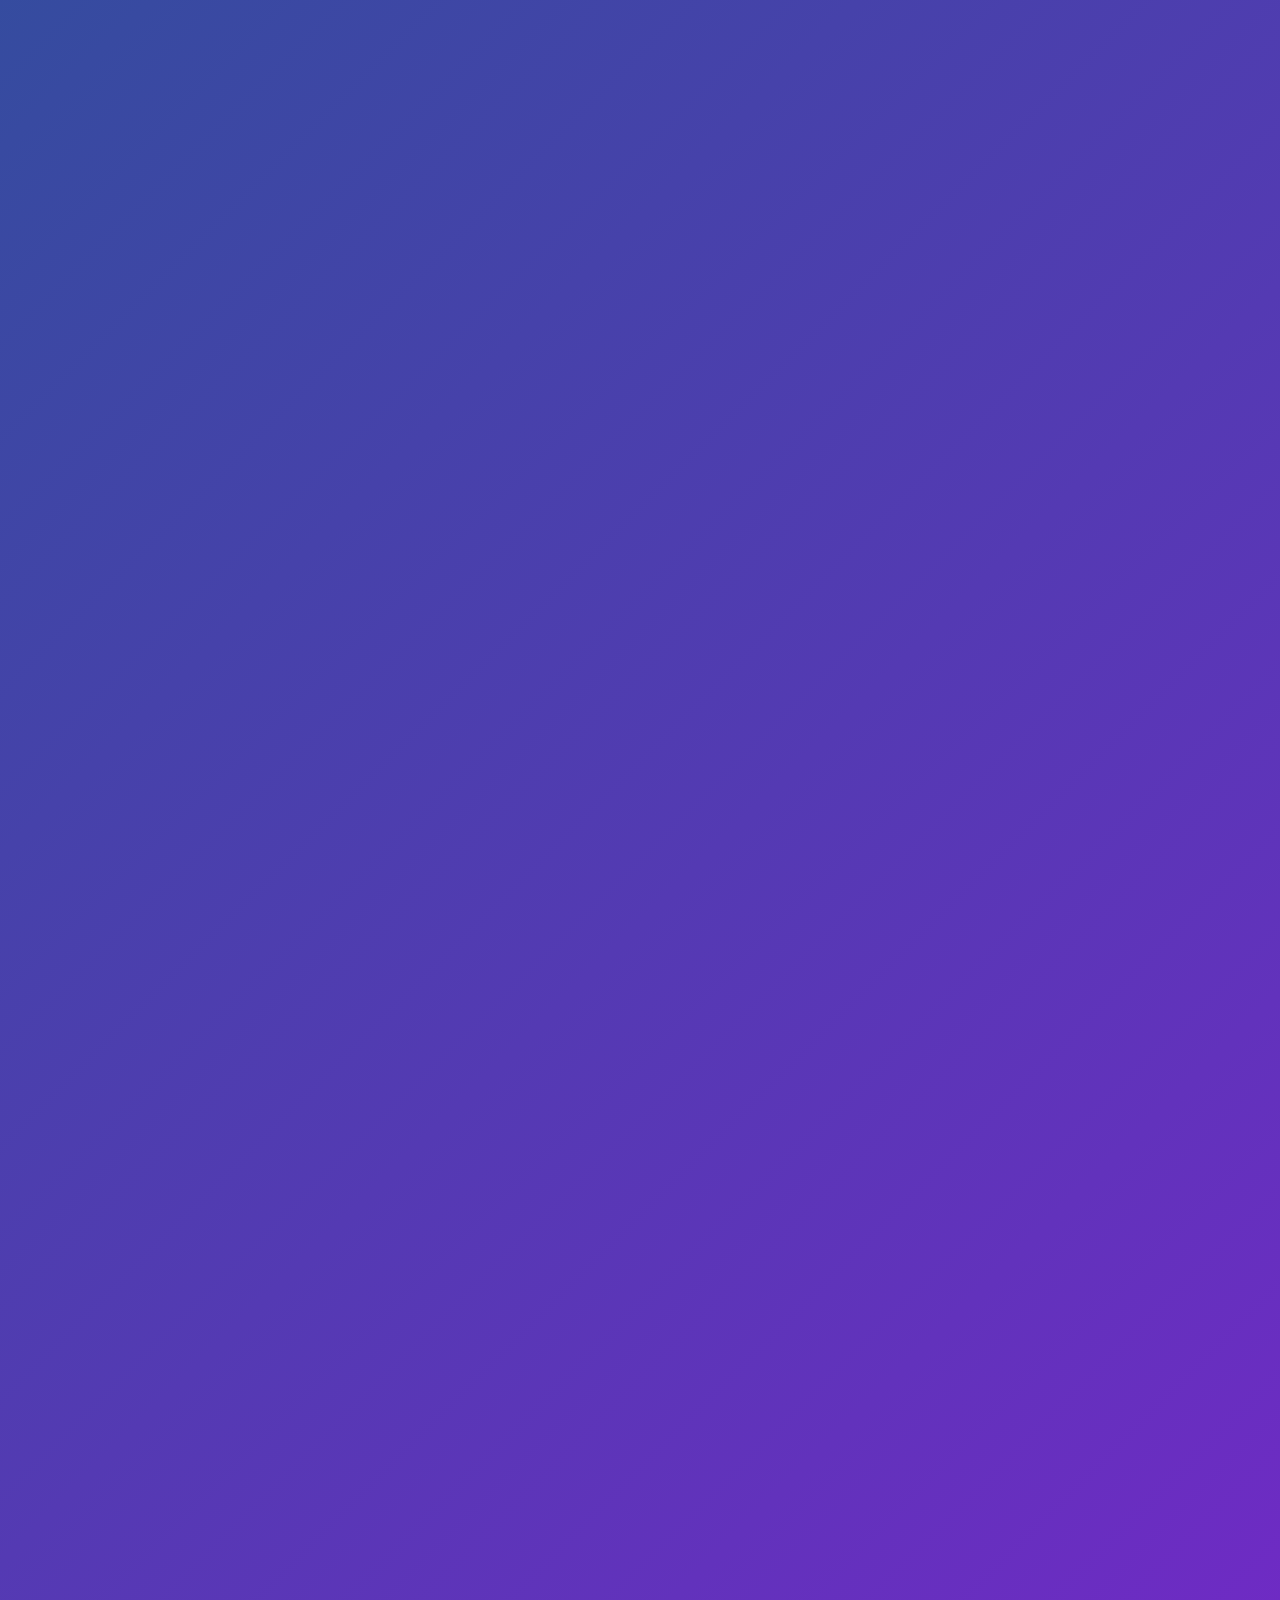
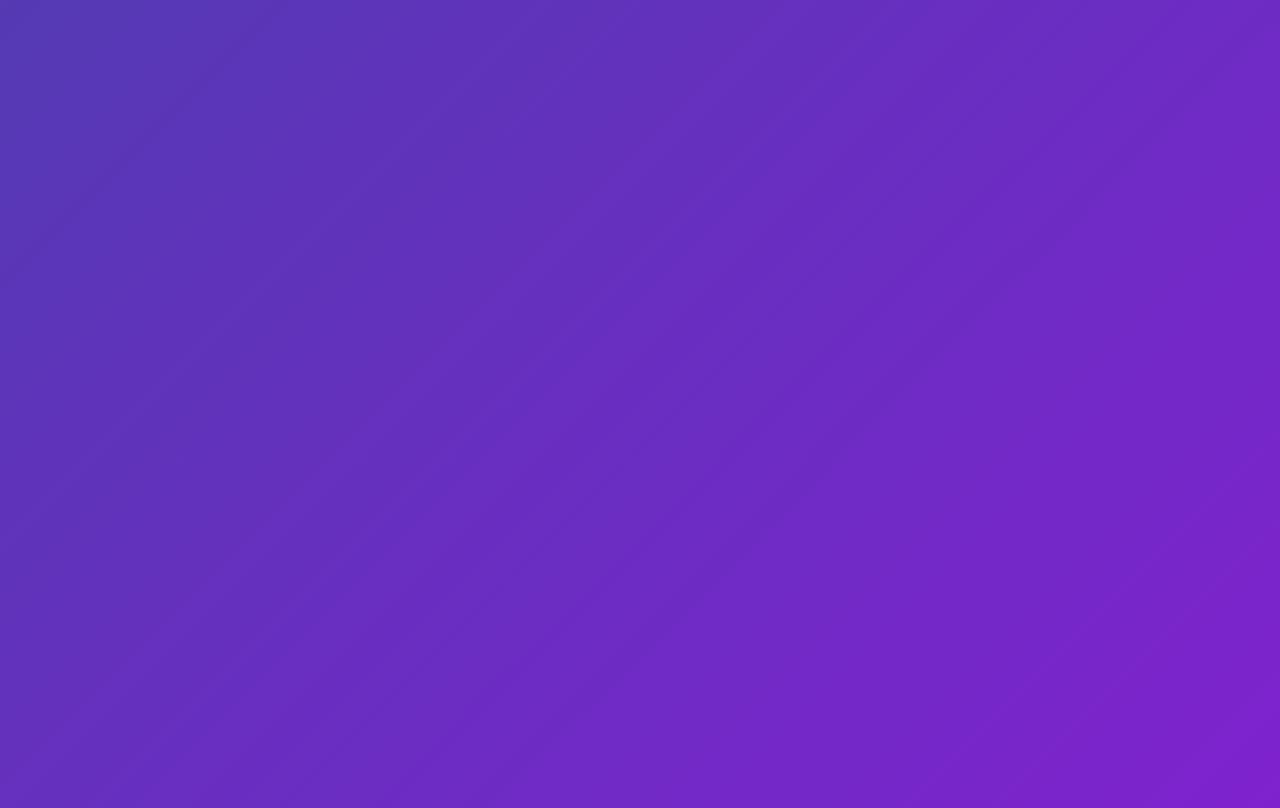
<file: port6.html>
<!DOCTYPE html>
<html lang="en">
  <head>
    <meta charset="UTF-8" />
    <meta name="viewport" content="width=device-width, initial-scale=1.0" />
    <title>Computer Types - Comparative Study</title>
    <link rel="stylesheet" href="port6.css" />
  </head>
  <body>
    <div class="hero">
      <div class="hero-content">
        <h1>💻 Comparative Study on Different Types of Computers</h1>
        <p class="hero-subtitle">Portfolio #6</p>
        <p class="author">Created By: Izabel Dela Calzada</p>
      </div>
    </div>

    <div class="container">
      <nav class="main-nav">
        <div class="nav-grid">
          <button class="nav-btn" onclick="scrollToSection('introduction')">
            Introduction
          </button>
          <button class="nav-btn" onclick="scrollToSection('supercomputers')">
            Supercomputers
          </button>
          <button class="nav-btn" onclick="scrollToSection('mainframes')">
            Mainframes
          </button>
          <button class="nav-btn" onclick="scrollToSection('minicomputers')">
            Mini Computers
          </button>
          <button class="nav-btn" onclick="scrollToSection('servers')">
            Servers
          </button>
          <button class="nav-btn" onclick="scrollToSection('workstations')">
            Workstations
          </button>
          <button class="nav-btn" onclick="scrollToSection('microcomputers')">
            Micro Computers
          </button>
          <button class="nav-btn" onclick="scrollToSection('comparison')">
            Comparison
          </button>
        </div>
      </nav>

      <section id="introduction" class="section intro-section">
        <h2>Introduction</h2>
        <div class="intro-content">
          <p>
            The evolution of computing technology has led to the development of
            various types of computers, each designed to meet specific
            computational needs and use cases. From the massive supercomputers
            that power scientific research to the personal microcomputers found
            in homes and offices, the diversity of computer systems reflects the
            wide range of tasks they perform in modern society.
          </p>
          <p>
            Understanding the characteristics, capabilities, and applications of
            different computer types is essential for making informed decisions
            about technology deployment and utilization.
          </p>
        </div>
      </section>

      <section id="supercomputers" class="section computer-type">
        <div class="type-header">
          <h2>🚀 Supercomputers</h2>
        </div>
        <div class="type-content">
          <div class="description-box">
            <h3>What is a Supercomputer?</h3>
            <p>
              A supercomputer is a class of extremely powerful computers,
              considered the fastest high-performance systems available at any
              given time. They are characterized by having multiple CPUs
              (central processing units) to achieve high computational rates,
              large storage capacity, and fast input/output capability.
            </p>
          </div>
          <div class="applications-box">
            <h3>Applications and Uses</h3>
            <p>
              Used for complex and large-scale scientific calculations that
              require immense processing power.
            </p>
            <ul>
              <li>
                <strong>Climate and weather forecasting</strong> - Predicting
                global weather patterns
              </li>
              <li>
                <strong>Space exploration simulations</strong> - Modeling rocket
                trajectories
              </li>
              <li>
                <strong>Nuclear research</strong> - Simulating atomic reactions
              </li>
              <li>
                <strong>Advanced data modeling</strong> - Earthquakes, genetics,
                astronomy
              </li>
            </ul>
            <div class="example-badge">
              <strong>Example:</strong> NASA uses supercomputers to simulate
              rocket launches and analyze space data.
            </div>
          </div>
        </div>
      </section>

      <section id="mainframes" class="section computer-type">
        <div class="type-header">
          <h2>🏢 Mainframe Computers</h2>
        </div>
        <div class="type-content">
          <div class="description-box">
            <h3>What is a Mainframe?</h3>
            <p>
              Mainframes are data servers that are designed to process up to 1
              trillion web transactions daily with the highest levels of
              security and reliability. At their core, mainframes are
              high-performance computers with large amounts of memory and data
              processors that process billions of simple calculations and
              transactions in real-time.
            </p>
          </div>
          <div class="applications-box">
            <h3>Applications and Uses</h3>
            <ul>
              <li>
                <strong>Banking systems</strong> - ATM transactions, customer
                databases
              </li>
              <li>
                <strong>Airline reservation systems</strong> - Managing global
                bookings
              </li>
              <li>
                <strong>Government census and records</strong> - Population data
                management
              </li>
            </ul>
            <div class="example-badge">
              <strong>Example:</strong> Banks use mainframes to process millions
              of transactions daily.
            </div>
          </div>
        </div>
      </section>

      <section id="minicomputers" class="section computer-type">
        <div class="type-header">
          <h2>🖲️ Mini Computers</h2>
        </div>
        <div class="type-content">
          <div class="description-box">
            <h3>What is a Minicomputer?</h3>
            <p>
              A minicomputer is a computer that was smaller, less expensive, and
              less powerful than a mainframe or supercomputer but more expensive
              and more powerful than a personal computer.
            </p>
          </div>
          <div class="applications-box">
            <h3>Applications and Uses</h3>
            <p>
              Used by medium-sized organizations or departments for specific
              tasks or data processing.
            </p>
            <ul>
              <li>
                <strong>Manufacturing process control</strong> - Production line
                automation
              </li>
              <li>
                <strong>Laboratory and research data management</strong> -
                Scientific experiments
              </li>
              <li>
                <strong>Small business servers</strong> - Departmental computing
              </li>
            </ul>
            <div class="example-badge">
              <strong>Example:</strong> A university department using a
              minicomputer to handle student records or lab results.
            </div>
          </div>
        </div>
      </section>

      <section id="servers" class="section computer-type">
        <div class="type-header">
          <h2>🌐 Servers</h2>
        </div>
        <div class="type-content">
          <div class="description-box">
            <h3>What is a Server?</h3>
            <p>
              A computer server is a type of powerful computer that provides you
              with various services such as web hosting, network storage, and
              application processing. Servers are essential for businesses and
              organizations that need to store and manage large amounts of data
              or provide you with access to shared resources.
            </p>
          </div>
          <div class="applications-box">
            <h3>Applications and Uses</h3>
            <p>
              A computer that provides services or resources to other computers
              (clients) in a network.
            </p>
            <ul>
              <li>
                <strong>Web hosting</strong> - Running websites and web
                applications
              </li>
              <li>
                <strong>Email management</strong> - Mail server operations
              </li>
              <li>
                <strong>File and data sharing</strong> - Centralized storage
                solutions
              </li>
            </ul>
            <div class="example-badge">
              <strong>Example:</strong> Google's servers store and deliver
              search results to users worldwide.
            </div>
          </div>
        </div>
      </section>

      <section id="workstations" class="section computer-type">
        <div class="type-header">
          <h2>🎨 Workstations</h2>
        </div>
        <div class="type-content">
          <div class="description-box">
            <h3>What is a Workstation?</h3>
            <p>
              A workstation is a high-performance computer system that is
              basically designed for a single user and has advanced graphics
              capabilities, large storage capacity, and a powerful central
              processing unit. A workstation is more capable than a personal
              computer (PC) but is less advanced than a server.
            </p>
          </div>
          <div class="applications-box">
            <h3>Applications and Uses</h3>
            <p>
              A powerful personal computer designed for technical or scientific
              work that requires more performance than a regular PC.
            </p>
            <ul>
              <li>
                <strong>Graphic design and animation</strong> - Professional
                creative work
              </li>
              <li>
                <strong>Engineering simulations</strong> - CAD and modeling
              </li>
              <li>
                <strong>Video editing and 3D rendering</strong> -
                High-resolution media production
              </li>
            </ul>
            <div class="example-badge">
              <strong>Example:</strong> Pixar animators use workstations to
              render detailed movie scenes.
            </div>
          </div>
        </div>
      </section>

      <section id="microcomputers" class="section computer-type">
        <div class="type-header">
          <h2>💼 Micro Computers</h2>
        </div>
        <div class="type-content">
          <div class="description-box">
            <h3>What is a Microcomputer?</h3>
            <p>
              A microcomputer is a complete computer on a small scale, designed
              for use by one person at a time. An antiquated term, a
              microcomputer is now primarily called a personal computer (PC).
              Common microcomputers today include laptops and desktops. In
              modern usage, microcomputers are complete computer systems that
              are smaller than a normal PC, such as single-board computers
              (SBCs).
            </p>
          </div>
          <div class="applications-box">
            <h3>Applications and Uses</h3>
            <p>
              The most common type of computer, used by individuals for general
              purposes.
            </p>
            <ul>
              <li>
                <strong>Office work</strong> - Word processing, spreadsheets
              </li>
              <li>
                <strong>Internet browsing and communication</strong> - Email,
                social media
              </li>
              <li>
                <strong>Gaming and multimedia</strong> - Entertainment and
                content consumption
              </li>
            </ul>
            <div class="example-badge">
              <strong>Example:</strong> Laptops, desktops, and tablets used at
              home or school.
            </div>
          </div>
        </div>
      </section>

      <section id="comparison" class="section comparison-section">
        <h2>📊 Detailed Specifications & Comparison</h2>
        <div class="table-container">
          <table class="comparison-table">
            <thead>
              <tr>
                <th>Type</th>
                <th>Name/Brand</th>
                <th>CPU</th>
                <th>Memory</th>
                <th>Speed</th>
                <th>Power</th>
                <th>Energy</th>
                <th>Field of Use</th>
              </tr>
            </thead>
            <tbody>
              <tr>
                <td class="type-cell"><strong>Supercomputer</strong></td>
                <td>Fugaku (Fujitsu), Summit (IBM)</td>
                <td>ARM A64FX, IBM POWER9</td>
                <td>4.8+ PB RAM</td>
                <td>442-1,102+ petaFLOPS</td>
                <td>Up to 1.1 exaFLOPS</td>
                <td>20-40 MW</td>
                <td>Climate modeling, AI research</td>
              </tr>
              <tr>
                <td class="type-cell"><strong>Mainframe</strong></td>
                <td>IBM z16, IBM z15, Unisys ClearPath</td>
                <td>IBM Telum (multi-core)</td>
                <td>40 TB+ RAM</td>
                <td>Up to 200+ billion instructions/sec</td>
                <td>19+ billion encrypted transactions daily</td>
                <td>20-30 kW</td>
                <td>Banking, airline systems</td>
              </tr>
              <tr>
                <td class="type-cell"><strong>Mini Computer</strong></td>
                <td>PDP-11 (historical), VAX systems</td>
                <td>Multi-core (4-16 cores)</td>
                <td>8-256 GB RAM</td>
                <td>2-4 GHz clock speed</td>
                <td>Mid-range MIPS (500-2000)</td>
                <td>1-5 kW</td>
                <td>Lab control, small business</td>
              </tr>
              <tr>
                <td class="type-cell"><strong>Server</strong></td>
                <td>Dell PowerEdge, HPE ProLiant</td>
                <td>Intel Xeon, AMD EPYC (8-64+ cores)</td>
                <td>16 GB - 6 TB RAM</td>
                <td>2.0-4.0 GHz multi-socket</td>
                <td>High throughput I/O operations</td>
                <td>300W - 2 kW</td>
                <td>Web hosting, data storage</td>
              </tr>
              <tr>
                <td class="type-cell"><strong>Workstation</strong></td>
                <td>Dell Precision, HP Z series, Lenovo</td>
                <td>Intel Xeon, AMD Ryzen Threadripper (8-64 cores)</td>
                <td>32-512 GB RAM (ECC)</td>
                <td>3.0-5.0 GHz multi-core</td>
                <td>High FLOPS for graphics/scientific</td>
                <td>300W - 1 kW</td>
                <td>3D modeling, video editing</td>
              </tr>
              <tr>
                <td class="type-cell"><strong>Micro Computer</strong></td>
                <td>Dell, HP, Lenovo laptops/desktops</td>
                <td>Intel Core i3/i5/i7/i9, AMD Ryzen 3/5/7/9 (2-16 cores)</td>
                <td>4-128 GB RAM</td>
                <td>1.5-5.0 GHz</td>
                <td>Variable (50-200 GFLOPS)</td>
                <td>15W - 500W</td>
                <td>Personal computing, office</td>
              </tr>
            </tbody>
          </table>
        </div>
      </section>

      <section class="section references-section">
        <h2>📚 References</h2>
        <div class="references-content">
          <ol>
            <li>
              P. Heidelberger and S. S. Lavenberg, "Computer Performance
              Evaluation Methodology," IEEE Trans. Comput., vol. 33, no. 4, pp.
              283-289, 1984.
            </li>
            <li>
              P. B. Schneck, Supercomputer Architecture, Springer International
              Series in Engineering and Computer Science, 1987.
            </li>
            <li>
              P. M. Chawan, B. Patle, V. Cholake, S. Pardeshi, "Computer
              Architectural Schemes," International Journal of Engineering
              Research & Technology (IJERT), Vol.1, Issue 09, Nov 2012.
            </li>
            <li>
              Niu H., Van Leeuwen C., Hao J., Wang G., Lachmann T., "Natural
              Human–Computer Interfaces for Computer-Aided Design: A Review
              Paper," Applied Sciences, 2022, 12(13):6510.
            </li>
            <li>
              Ying Liu, "User Interface Design and Human-Computer Interaction: A
              Technique Approach Based on Web Application," Proceedings of the
              2016 International Conference on Advances in Management, Arts and
              Humanities Science (AMAHSS 2016).
            </li>
            <li>
              M. Healey, "Possible impact of minicomputers and microprocessors
              on mainframe computer manufacturers," The Computer Journal,
              Vol.24, Issue 1, pp.3-8, 1981.
            </li>
            <li>
              A. Dan, D. M. Dias, et al., "Processing Involving Personal
              Computers and Mainframe Hosts," IEEE Journal on Selected Areas in
              Communications (J-SAC), 1985.
            </li>
            <li>
              O. O. Storaasli, R. C. Murphy, "Finite Element Analysis in a
              Minicomputer/Mainframe Environment," NASA Technical Report, 1978.
            </li>
          </ol>
        </div>
      </section>
    </div>

    <div class="back-to-top" onclick="scrollToTop()">↑</div>

    <script>
      const observer = new IntersectionObserver(
        (entries) => {
          entries.forEach((entry) => {
            if (entry.isIntersecting) {
              entry.target.classList.add("visible");
            }
          });
        },
        { threshold: 0.1 }
      );

      document.querySelectorAll(".section").forEach((section) => {
        observer.observe(section);
      });

      function scrollToSection(id) {
        document.getElementById(id).scrollIntoView({
          behavior: "smooth",
          block: "start",
        });
      }

      const backToTop = document.querySelector(".back-to-top");
      window.addEventListener("scroll", () => {
        if (window.pageYOffset > 300) {
          backToTop.classList.add("visible");
        } else {
          backToTop.classList.remove("visible");
        }
      });

      function scrollToTop() {
        window.scrollTo({ top: 0, behavior: "smooth" });
      }
    </script>
  </body>
</html>
</file>
<file: port1.css>
* {
  margin: 0;
  padding: 0;
  box-sizing: border-box;
}

:root {
  --primary-color: #6366f1;
  --secondary-color: #8b5cf6;
  --accent-color: #ec4899;
  --dark-bg: #0f172a;
  --light-bg: #f8fafc;
  --text-dark: #1e293b;
  --text-light: #64748b;
  --card-bg: #ffffff;
}

body {
  font-family: "Segoe UI", Tahoma, Geneva, Verdana, sans-serif;
  line-height: 1.6;
  color: var(--text-dark);
  overflow-x: hidden;
}

html {
  scroll-behavior: smooth;
}

.container {
  max-width: 1200px;
  margin: 0 auto;
  padding: 0 2rem;
}

.navbar {
  position: fixed;
  top: 0;
  width: 100%;
  z-index: 1000;
  transition: all 0.3s ease;
  padding: 1rem 0;
}

.navbar.scrolled {
  background: rgba(15, 23, 42, 0.95);
  backdrop-filter: blur(10px);
  box-shadow: 0 4px 20px rgba(0, 0, 0, 0.1);
}

.nav-container {
  max-width: 1200px;
  margin: 0 auto;
  padding: 0 2rem;
  display: flex;
  justify-content: space-between;
  align-items: center;
}

.logo {
  font-size: 1.8rem;
  font-weight: bold;
  color: white;
  background: linear-gradient(
    135deg,
    var(--primary-color),
    var(--accent-color)
  );
  padding: 0.5rem 1rem;
  border-radius: 10px;
}

.nav-menu {
  display: flex;
  list-style: none;
  gap: 2rem;
}

.nav-menu a {
  color: white;
  text-decoration: none;
  font-weight: 500;
  transition: all 0.3s ease;
  position: relative;
}

.nav-menu a::after {
  content: "";
  position: absolute;
  bottom: -5px;
  left: 0;
  width: 0;
  height: 2px;
  background: var(--accent-color);
  transition: width 0.3s ease;
}

.nav-menu a:hover::after {
  width: 100%;
}

.hamburger {
  display: none;
  flex-direction: column;
  cursor: pointer;
  gap: 5px;
}

.hamburger span {
  width: 25px;
  height: 3px;
  background: white;
  transition: all 0.3s ease;
  border-radius: 3px;
}

.hero {
  min-height: 100vh;
  background: linear-gradient(135deg, #667eea 0%, #764ba2 100%);
  display: flex;
  align-items: center;
  justify-content: center;
  position: relative;
  overflow: hidden;
  padding: 2rem;
}

.hero::before {
  content: "";
  position: absolute;
  top: 0;
  left: 0;
  right: 0;
  bottom: 0;
  background: url('data:image/svg+xml,<svg width="100" height="100" xmlns="http://www.w3.org/2000/svg"><circle cx="50" cy="50" r="1" fill="white" opacity="0.1"/></svg>');
  animation: float 20s infinite linear;
}

@keyframes float {
  from {
    transform: translateY(0);
  }
  to {
    transform: translateY(-100px);
  }
}

.hero-content {
  text-align: center;
  color: white;
  z-index: 2;
  animation: fadeInUp 1s ease;
}

.hero h1 {
  font-size: 5rem;
  margin-bottom: 0.5rem;
  font-weight: 900;
}

.hero h2 {
  font-size: 2.5rem;
  font-weight: 300;
  margin-bottom: 1rem;
}

.tagline {
  font-size: 1.3rem;
  margin-bottom: 2rem;
  opacity: 0.9;
}

.cta-button {
  display: inline-block;
  padding: 1rem 2.5rem;
  background: white;
  color: var(--primary-color);
  text-decoration: none;
  border-radius: 50px;
  font-weight: 600;
  transition: all 0.3s ease;
  box-shadow: 0 10px 30px rgba(0, 0, 0, 0.2);
}

.cta-button:hover {
  transform: translateY(-3px);
  box-shadow: 0 15px 40px rgba(0, 0, 0, 0.3);
}

.hero-decoration {
  position: absolute;
  right: 10%;
  top: 50%;
  transform: translateY(-50%);
  opacity: 0.3;
}

.code-line {
  font-family: "Courier New", monospace;
  color: white;
  font-size: 1.2rem;
  margin: 1rem 0;
  animation: typing 3s infinite;
}

@keyframes fadeInUp {
  from {
    opacity: 0;
    transform: translateY(30px);
  }
  to {
    opacity: 1;
    transform: translateY(0);
  }
}

section {
  padding: 6rem 0;
}

.section-title {
  font-size: 3rem;
  text-align: center;
  margin-bottom: 1rem;
  background: linear-gradient(
    135deg,
    var(--primary-color),
    var(--accent-color)
  );
  -webkit-background-clip: text;
  -webkit-text-fill-color: transparent;
  background-clip: text;
}

.intro-text {
  text-align: center;
  font-size: 1.2rem;
  color: var(--text-light);
  max-width: 800px;
  margin: 0 auto 3rem;
}

.cs-section {
  background: var(--light-bg);
}

.definition-card {
  background: white;
  padding: 3rem;
  border-radius: 20px;
  box-shadow: 0 10px 40px rgba(0, 0, 0, 0.1);
  text-align: center;
  margin-bottom: 4rem;
}

.definition-icon {
  font-size: 4rem;
  margin-bottom: 1rem;
}

.lead-text {
  font-size: 1.3rem;
  line-height: 1.8;
  color: var(--text-dark);
}

.timeline {
  position: relative;
  max-width: 800px;
  margin: 4rem auto;
  padding-left: 50px;
}

.timeline::before {
  content: "";
  position: absolute;
  left: 20px;
  top: 0;
  bottom: 0;
  width: 3px;
  background: linear-gradient(
    to bottom,
    var(--primary-color),
    var(--accent-color)
  );
}

.timeline-item {
  position: relative;
  margin-bottom: 3rem;
  opacity: 0;
  transform: translateX(-20px);
  transition: all 0.6s ease;
}

.timeline-item.fade-in {
  opacity: 1;
  transform: translateX(0);
}

.timeline-marker {
  position: absolute;
  left: -42px;
  top: 0;
  width: 20px;
  height: 20px;
  background: var(--primary-color);
  border: 4px solid white;
  border-radius: 50%;
  box-shadow: 0 0 0 3px var(--primary-color);
}

.timeline-content {
  background: white;
  padding: 1.5rem;
  border-radius: 10px;
  box-shadow: 0 5px 20px rgba(0, 0, 0, 0.1);
}

.timeline-content h3 {
  color: var(--primary-color);
  margin-bottom: 0.5rem;
}

.info-grid {
  display: grid;
  grid-template-columns: repeat(auto-fit, minmax(250px, 1fr));
  gap: 2rem;
  margin: 4rem 0;
}

.info-card {
  background: white;
  padding: 2rem;
  border-radius: 15px;
  box-shadow: 0 5px 20px rgba(0, 0, 0, 0.1);
  transition: all 0.3s ease;
  opacity: 0;
  transform: translateY(20px);
}

.info-card.fade-in {
  opacity: 1;
  transform: translateY(0);
}

.info-card:hover {
  transform: translateY(-10px);
  box-shadow: 0 15px 40px rgba(99, 102, 241, 0.2);
}

.info-icon {
  font-size: 3rem;
  display: block;
  margin-bottom: 1rem;
}

.info-card h3 {
  color: var(--primary-color);
  margin-bottom: 1rem;
}

.conclusion-box {
  background: linear-gradient(
    135deg,
    var(--primary-color),
    var(--secondary-color)
  );
  color: white;
  padding: 3rem;
  border-radius: 20px;
  margin-top: 4rem;
}

.conclusion-box h3 {
  color: white;
  margin-bottom: 1rem;
  font-size: 2rem;
}

.majors-section {
  background: white;
}

.disciplines-container {
  display: grid;
  gap: 2rem;
  margin: 3rem 0;
}

.discipline-card {
  background: linear-gradient(135deg, #f8fafc 0%, #e2e8f0 100%);
  padding: 2.5rem;
  border-radius: 20px;
  border-left: 5px solid var(--primary-color);
  transition: all 0.3s ease;
  opacity: 0;
  transform: translateX(-20px);
}

.discipline-card.fade-in {
  opacity: 1;
  transform: translateX(0);
}

.discipline-card:hover {
  transform: translateX(10px);
  box-shadow: 0 10px 40px rgba(99, 102, 241, 0.15);
}

.discipline-card:nth-child(2) {
  border-left-color: #10b981;
}

.discipline-card:nth-child(3) {
  border-left-color: #f59e0b;
}

.discipline-card:nth-child(4) {
  border-left-color: #ef4444;
}

.discipline-card:nth-child(5) {
  border-left-color: #8b5cf6;
}

.discipline-header {
  display: flex;
  align-items: center;
  gap: 1rem;
  margin-bottom: 1rem;
}

.discipline-icon {
  font-size: 2.5rem;
}

.discipline-header h3 {
  color: var(--text-dark);
  font-size: 1.8rem;
}

.discipline-desc {
  color: var(--text-light);
  margin-bottom: 1.5rem;
  line-height: 1.7;
}

.discipline-skills {
  display: flex;
  flex-wrap: wrap;
  gap: 0.5rem;
  margin-bottom: 1.5rem;
}

.skill-tag {
  background: white;
  padding: 0.5rem 1rem;
  border-radius: 20px;
  font-size: 0.9rem;
  color: var(--primary-color);
  font-weight: 500;
}

.discipline-careers {
  color: var(--text-dark);
  padding-top: 1rem;
  border-top: 2px solid rgba(99, 102, 241, 0.2);
}

.summary-box {
  background: linear-gradient(135deg, #ec4899, #8b5cf6);
  color: white;
  padding: 2.5rem;
  border-radius: 20px;
  text-align: center;
  font-size: 1.2rem;
  margin-top: 3rem;
}

.analysis-section {
  background: var(--light-bg);
}

.reflection-card {
  background: white;
  border-radius: 20px;
  overflow: hidden;
  box-shadow: 0 10px 40px rgba(0, 0, 0, 0.1);
}

.reflection-quote {
  background: linear-gradient(
    135deg,
    var(--primary-color),
    var(--secondary-color)
  );
  color: white;
  padding: 3rem;
  text-align: center;
  position: relative;
}

.quote-mark {
  font-size: 5rem;
  opacity: 0.3;
  position: absolute;
  top: 1rem;
  left: 2rem;
}

.reflection-quote p {
  font-size: 1.5rem;
  font-style: italic;
  position: relative;
  z-index: 2;
}

.reflection-content {
  padding: 3rem;
}

.reflection-block {
  margin-bottom: 2.5rem;
  padding: 2rem;
  background: var(--light-bg);
  border-radius: 15px;
  border-left: 4px solid var(--primary-color);
  opacity: 0;
  transform: translateY(20px);
  transition: all 0.6s ease;
}

.reflection-block.fade-in {
  opacity: 1;
  transform: translateY(0);
}

.reflection-block h3 {
  color: var(--primary-color);
  margin-bottom: 1rem;
  font-size: 1.5rem;
}

.reflection-block.highlight {
  background: linear-gradient(135deg, #fef3c7, #fde68a);
  border-left-color: #f59e0b;
}

.reflection-block.highlight h3 {
  color: #d97706;
}

.about-section {
  background: linear-gradient(135deg, #667eea 0%, #764ba2 100%);
  color: white;
}

.about-header {
  text-align: center;
  margin-bottom: 3rem;
}

.about-header .section-title {
  color: white;
  -webkit-text-fill-color: white;
}

.subtitle {
  color: rgba(255, 255, 255, 0.8);
  font-size: 1.2rem;
}

.about-content {
  display: grid;
  gap: 2rem;
}

.about-card {
  background: white;
  color: var(--text-dark);
  padding: 3rem;
  border-radius: 20px;
  box-shadow: 0 20px 60px rgba(0, 0, 0, 0.3);
}

.profile-section {
  text-align: center;
  margin-bottom: 3rem;
}

.profile-image {
  margin: 0 auto 2rem;
}

.image-placeholder {
  width: 150px;
  height: 150px;
  margin: 0 auto;
  background: linear-gradient(
    135deg,
    var(--primary-color),
    var(--accent-color)
  );
  border-radius: 50%;
  display: flex;
  align-items: center;
  justify-content: center;
  font-size: 3rem;
  color: white;
  font-weight: bold;
}

.profile-name {
  font-size: 2rem;
  margin-bottom: 1rem;
}

.profile-name .highlight {
  background: linear-gradient(
    135deg,
    var(--primary-color),
    var(--accent-color)
  );
  -webkit-background-clip: text;
  -webkit-text-fill-color: transparent;
  background-clip: text;
}

.profile-tag {
  font-size: 1.2rem;
  color: var(--text-light);
  margin-bottom: 1rem;
}

.social-link {
  color: var(--primary-color);
  font-weight: 600;
}

.bio-section h3 {
  color: var(--primary-color);
  margin: 2rem 0 1rem;
  font-size: 1.8rem;
}

.fun-facts {
  margin: 2rem 0;
}

.fact-item {
  display: flex;
  gap: 1rem;
  margin-bottom: 1.5rem;
  padding: 1.5rem;
  background: var(--light-bg);
  border-radius: 10px;
}

.fact-icon {
  font-size: 2rem;
}

.fact-item strong {
  display: block;
  color: var(--primary-color);
  margin-bottom: 0.5rem;
}

.education-card {
  background: rgba(255, 255, 255, 0.1);
  backdrop-filter: blur(10px);
  padding: 2rem;
  border-radius: 20px;
  border: 1px solid rgba(255, 255, 255, 0.2);
}

.education-card h3 {
  color: white;
  margin-bottom: 1rem;
  font-size: 1.5rem;
}

.education-item {
  color: white;
}

.education-item strong {
  display: block;
  font-size: 1.2rem;
  margin-bottom: 0.5rem;
}

.year {
  display: inline-block;
  margin-top: 0.5rem;
  padding: 0.3rem 1rem;
  background: rgba(255, 255, 255, 0.2);
  border-radius: 20px;
  font-size: 0.9rem;
}

.references-section {
  background: var(--light-bg);
}

.references-list {
  max-width: 900px;
  margin: 0 auto;
}

.reference-item {
  background: white;
  padding: 1.5rem;
  margin-bottom: 1rem;
  border-radius: 10px;
  border-left: 4px solid var(--primary-color);
  box-shadow: 0 2px 10px rgba(0, 0, 0, 0.05);
}

.reference-item p {
  color: var(--text-dark);
  line-height: 1.8;
}

.reference-item em {
  color: var(--primary-color);
}

.scroll-top {
  position: fixed;
  bottom: 2rem;
  right: 2rem;
  width: 50px;
  height: 50px;
  background: linear-gradient(
    135deg,
    var(--primary-color),
    var(--accent-color)
  );
  color: white;
  border: none;
  border-radius: 50%;
  font-size: 1.5rem;
  cursor: pointer;
  opacity: 0;
  transition: all 0.3s ease;
  box-shadow: 0 5px 20px rgba(0, 0, 0, 0.2);
}

.scroll-top.visible {
  opacity: 1;
}

.scroll-top:hover {
  transform: translateY(-5px);
  box-shadow: 0 10px 30px rgba(0, 0, 0, 0.3);
}

@media (max-width: 768px) {
  .hamburger {
    display: flex;
  }

  .nav-menu {
    position: fixed;
    left: -100%;
    top: 70px;
    flex-direction: column;
    background: var(--dark-bg);
    width: 100%;
    text-align: center;
    transition: 0.3s;
    padding: 2rem 0;
    gap: 1rem;
  }

  .nav-menu.active {
    left: 0;
  }

  .hero h1 {
    font-size: 3rem;
  }

  .hero h2 {
    font-size: 1.8rem;
  }

  .hero-decoration {
    display: none;
  }

  .section-title {
    font-size: 2rem;
  }

  .info-grid {
    grid-template-columns: 1fr;
  }

  .timeline {
    padding-left: 30px;
  }

  .container {
    padding: 0 1rem;
  }

  section {
    padding: 4rem 0;
  }
}
</file>
<file: port3.css>
:root {
  --pink: #edafb8;
  --beige: #f7e1d7;
  --gray: #dedbd2;
  --green: #b0c4b1;
  --dark: #4a5759;
}

* {
  margin: 0;
  padding: 0;
  box-sizing: border-box;
}

body {
  font-family: "Segoe UI", Tahoma, Geneva, Verdana, sans-serif;
  line-height: 1.6;
  color: #333;
  min-height: 100vh;
  background: var(--beige);
}

.container {
  max-width: 1200px;
  margin: 0 auto;
  padding: 20px;
}

header {
  text-align: center;
  color: var(--dark);
  padding: 60px 20px;
  margin-bottom: 40px;
}

header h1 {
  font-size: 3.5em;
  margin-bottom: 10px;
  text-shadow: 2px 2px 4px rgba(0, 0, 0, 0.3);
}

header p {
  font-size: 1.2em;
  opacity: 0.9;
}

.portfolio-tag {
  font-size: 0.9em;
  margin-top: 10px;
}

.intro-section {
  background: white;
  border-radius: 15px;
  padding: 40px;
  margin-bottom: 30px;
  box-shadow: 0 10px 30px rgba(0, 0, 0, 0.2);
}

.intro-section h2 {
  color: #667eea;
  margin-bottom: 20px;
  font-size: 2em;
}

.systems-grid {
  display: grid;
  grid-template-columns: repeat(auto-fit, minmax(280px, 1fr));
  gap: 25px;
  margin-bottom: 30px;
}

.system-card {
  background: white;
  border-radius: 15px;
  padding: 30px;
  box-shadow: 0 10px 30px rgba(0, 0, 0, 0.2);
  transition: transform 0.3s ease, box-shadow 0.3s ease;
}

.system-card:hover {
  transform: translateY(-5px);
  box-shadow: 0 15px 40px rgba(0, 0, 0, 0.3);
}

.system-card h3 {
  font-size: 1.8em;
  margin-bottom: 15px;
  color: #764ba2;
}

.system-card .base {
  display: inline-block;
  background: linear-gradient(135deg, #667eea 0%, #764ba2 100%);
  color: white;
  padding: 5px 15px;
  border-radius: 20px;
  font-weight: bold;
  margin-bottom: 15px;
  font-size: 0.9em;
}

.system-card .digits {
  background: #f7f7f7;
  padding: 15px;
  border-radius: 10px;
  margin: 15px 0;
  font-family: "Courier New", monospace;
  font-weight: bold;
  color: #555;
}

.binary {
  border-left: 5px solid #00d4ff;
}

.decimal {
  border-left: 5px solid #ff6b6b;
}

.octal {
  border-left: 5px solid #ffd93d;
}

.hexadecimal {
  border-left: 5px solid #6bcf7f;
}

.significance-section {
  background: white;
  border-radius: 15px;
  padding: 40px;
  margin-bottom: 30px;
  box-shadow: 0 10px 30px rgba(0, 0, 0, 0.2);
}

.significance-section h2 {
  color: #667eea;
  margin-bottom: 30px;
  font-size: 2em;
  text-align: center;
}

.significance-card {
  margin-bottom: 30px;
  padding: 25px;
  background: #f9f9f9;
  border-radius: 10px;
  border-left: 5px solid #764ba2;
}

.significance-card h3 {
  color: #764ba2;
  margin-bottom: 15px;
  font-size: 1.5em;
}

.paragraph-spacing {
  margin-top: 15px;
}

.analysis-section {
  background: white;
  border-radius: 15px;
  padding: 40px;
  margin-bottom: 30px;
  box-shadow: 0 10px 30px rgba(0, 0, 0, 0.2);
}

.analysis-section h2 {
  color: #667eea;
  margin-bottom: 20px;
  font-size: 2em;
}

.references {
  background: white;
  border-radius: 15px;
  padding: 30px;
  margin-bottom: 30px;
  box-shadow: 0 10px 30px rgba(0, 0, 0, 0.2);
}

.references h2 {
  color: #667eea;
  margin-bottom: 20px;
  font-size: 1.8em;
}

.references ul {
  list-style: none;
}

.references li {
  margin-bottom: 15px;
  padding-left: 20px;
  position: relative;
}

.references li:before {
  content: "📚";
  position: absolute;
  left: 0;
}

.references a {
  color: #667eea;
  text-decoration: none;
  word-break: break-all;
}

.references a:hover {
  text-decoration: underline;
}

footer {
  text-align: center;
  color: white;
  padding: 20px;
  margin-top: 40px;
}

@media (max-width: 768px) {
  header h1 {
    font-size: 2.5em;
  }

  .systems-grid {
    grid-template-columns: 1fr;
  }
}
</file>
<file: port4.css>
* {
  margin: 0;
  padding: 0;
  box-sizing: border-box;
}

body {
  font-family: "Segoe UI", Tahoma, Geneva, Verdana, sans-serif;
  line-height: 1.6;
  color: #333;
  overflow-x: hidden;
}

/* Navigation */
nav {
  position: fixed;
  top: 0;
  width: 100%;
  background: linear-gradient(135deg, #667eea 0%, #764ba2 100%);
  padding: 1rem 2rem;
  z-index: 1000;
  box-shadow: 0 2px 10px rgba(0, 0, 0, 0.1);
}

nav ul {
  list-style: none;
  display: flex;
  justify-content: center;
  flex-wrap: wrap;
  gap: 2rem;
}

nav a {
  color: white;
  text-decoration: none;
  font-weight: 600;
  transition: all 0.3s ease;
  padding: 0.5rem 1rem;
  border-radius: 5px;
}

nav a:hover {
  background: rgba(255, 255, 255, 0.2);
  transform: translateY(-2px);
}

/* Hero Section */
.hero {
  height: 100vh;
  background: linear-gradient(135deg, #667eea 0%, #764ba2 100%);
  display: flex;
  align-items: center;
  justify-content: center;
  text-align: center;
  color: white;
  padding: 2rem;
}

.hero h1 {
  font-size: 4rem;
  margin-bottom: 1rem;
  animation: fadeInUp 1s ease;
}

.hero p {
  font-size: 1.5rem;
  animation: fadeInUp 1s ease 0.2s backwards;
}

@keyframes fadeInUp {
  from {
    opacity: 0;
    transform: translateY(30px);
  }
  to {
    opacity: 1;
    transform: translateY(0);
  }
}

/* Section Styles */
section {
  padding: 5rem 2rem;
  max-width: 1200px;
  margin: 0 auto;
}

section:nth-child(even) {
  background: #f8f9fa;
}

h2 {
  font-size: 2.5rem;
  margin-bottom: 2rem;
  text-align: center;
  color: #667eea;
}

.intro-text {
  font-size: 1.1rem;
  text-align: center;
  max-width: 800px;
  margin: 0 auto 3rem;
  line-height: 1.8;
}

/* Card Grid */
.card-grid {
  display: grid;
  grid-template-columns: repeat(auto-fit, minmax(250px, 1fr));
  gap: 2rem;
  margin-top: 2rem;
}

.card {
  background: white;
  padding: 2rem;
  border-radius: 15px;
  box-shadow: 0 5px 15px rgba(0, 0, 0, 0.1);
  transition: all 0.3s ease;
  cursor: pointer;
}

.card:hover {
  transform: translateY(-10px);
  box-shadow: 0 15px 30px rgba(102, 126, 234, 0.3);
}

.card h3 {
  color: #764ba2;
  margin-bottom: 1rem;
  font-size: 1.5rem;
}

.card-icon {
  font-size: 3rem;
  margin-bottom: 1rem;
  display: block;
}

/* Function Boxes */
.function-box {
  background: linear-gradient(135deg, #667eea 0%, #764ba2 100%);
  color: white;
  padding: 2rem;
  border-radius: 15px;
  margin-bottom: 1.5rem;
  transition: all 0.3s ease;
}

.function-box:hover {
  transform: scale(1.05);
  box-shadow: 0 10px 25px rgba(102, 126, 234, 0.4);
}

.function-box h3 {
  color: white;
  margin-bottom: 1rem;
}

/* Two Column Layout */
.two-col {
  display: grid;
  grid-template-columns: 1fr 1fr;
  gap: 2rem;
  margin-top: 2rem;
}

.col-box {
  background: white;
  padding: 2rem;
  border-radius: 15px;
  box-shadow: 0 5px 15px rgba(0, 0, 0, 0.1);
}

.col-box h3 {
  color: #667eea;
  margin-bottom: 1rem;
}

/* Institution Cards */
.institution-card {
  background: linear-gradient(135deg, #f093fb 0%, #f5576c 100%);
  color: white;
  padding: 2.5rem;
  border-radius: 15px;
  margin-bottom: 2rem;
  transition: all 0.3s ease;
}

.institution-card:hover {
  transform: translateX(10px);
  box-shadow: 0 10px 30px rgba(245, 87, 108, 0.4);
}

.institution-card h3 {
  color: white;
  font-size: 2rem;
  margin-bottom: 1rem;
}

/* Scroll to Top Button */
.scroll-top {
  position: fixed;
  bottom: 2rem;
  right: 2rem;
  background: #667eea;
  color: white;
  width: 50px;
  height: 50px;
  border-radius: 50%;
  display: flex;
  align-items: center;
  justify-content: center;
  cursor: pointer;
  opacity: 0;
  transition: all 0.3s ease;
  font-size: 1.5rem;
}

.scroll-top.visible {
  opacity: 1;
}

.scroll-top:hover {
  background: #764ba2;
  transform: scale(1.1);
}

/* List Styles */
.styled-list {
  list-style: none;
  padding: 0;
}

.styled-list li {
  padding: 0.5rem 0;
  padding-left: 2rem;
  position: relative;
}

.styled-list li:before {
  content: "▹";
  position: absolute;
  left: 0;
  color: #667eea;
  font-size: 1.5rem;
}

/* Responsive */
@media (max-width: 768px) {
  .hero h1 {
    font-size: 2.5rem;
  }

  .hero p {
    font-size: 1.2rem;
  }

  .two-col {
    grid-template-columns: 1fr;
  }

  nav ul {
    gap: 1rem;
  }

  section {
    padding: 3rem 1rem;
  }
}
</file>
<file: port5.css>
* {
  margin: 0;
  padding: 0;
  box-sizing: border-box;
}

body {
  font-family: "Segoe UI", Tahoma, Geneva, Verdana, sans-serif;
  background: linear-gradient(135deg, #667eea 0%, #764ba2 100%);
  color: #333;
  overflow-x: hidden;
}

.container {
  max-width: 1200px;
  margin: 0 auto;
  padding: 20px;
}

header {
  text-align: center;
  padding: 60px 20px;
  color: white;
  animation: fadeInDown 1s ease;
}

h1 {
  font-size: 3em;
  margin-bottom: 10px;
  text-shadow: 2px 2px 4px rgba(0, 0, 0, 0.3);
}

.subtitle {
  font-size: 1.2em;
  opacity: 0.9;
}

nav {
  background: rgba(255, 255, 255, 0.95);
  padding: 20px;
  border-radius: 15px;
  margin: 20px 0;
  box-shadow: 0 8px 32px rgba(0, 0, 0, 0.1);
  animation: fadeIn 1s ease 0.3s backwards;
}

.nav-grid {
  display: grid;
  grid-template-columns: repeat(auto-fit, minmax(200px, 1fr));
  gap: 15px;
}

.nav-btn {
  padding: 15px 25px;
  background: linear-gradient(135deg, #667eea 0%, #764ba2 100%);
  color: white;
  border: none;
  border-radius: 10px;
  cursor: pointer;
  font-size: 1em;
  font-weight: bold;
  transition: transform 0.3s, box-shadow 0.3s;
}

.nav-btn:hover {
  transform: translateY(-5px);
  box-shadow: 0 10px 25px rgba(0, 0, 0, 0.2);
}

.section {
  background: white;
  border-radius: 20px;
  padding: 40px;
  margin: 30px 0;
  box-shadow: 0 10px 40px rgba(0, 0, 0, 0.1);
  opacity: 0;
  transform: translateY(50px);
  transition: opacity 0.6s, transform 0.6s;
}

.section.visible {
  opacity: 1;
  transform: translateY(0);
}

h2 {
  color: #667eea;
  font-size: 2.5em;
  margin-bottom: 20px;
  border-bottom: 3px solid #667eea;
  padding-bottom: 10px;
}

h3 {
  color: #764ba2;
  font-size: 1.8em;
  margin-top: 30px;
  margin-bottom: 15px;
}

.objectives-grid {
  display: grid;
  grid-template-columns: repeat(auto-fit, minmax(250px, 1fr));
  gap: 25px;
  margin-top: 30px;
}

.objective-card {
  background: linear-gradient(135deg, #f093fb 0%, #f5576c 100%);
  color: white;
  padding: 30px;
  border-radius: 15px;
  text-align: center;
  transition: transform 0.3s;
  cursor: pointer;
}

.objective-card:hover {
  transform: scale(1.05) rotate(2deg);
}

.objective-number {
  font-size: 3em;
  font-weight: bold;
  opacity: 0.3;
  margin-bottom: 10px;
}

.mobo-types {
  display: grid;
  grid-template-columns: repeat(auto-fit, minmax(280px, 1fr));
  gap: 25px;
  margin-top: 30px;
}

.mobo-card {
  background: linear-gradient(135deg, #a8edea 0%, #fed6e3 100%);
  padding: 30px;
  border-radius: 15px;
  transition: all 0.3s;
  cursor: pointer;
  position: relative;
  overflow: hidden;
}

.mobo-card::before {
  content: "";
  position: absolute;
  top: -50%;
  left: -50%;
  width: 200%;
  height: 200%;
  background: radial-gradient(
    circle,
    rgba(255, 255, 255, 0.3) 0%,
    transparent 70%
  );
  transform: scale(0);
  transition: transform 0.6s;
}

.mobo-card:hover::before {
  transform: scale(1);
}

.mobo-card:hover {
  transform: translateY(-10px);
  box-shadow: 0 15px 40px rgba(0, 0, 0, 0.2);
}

.mobo-card h4 {
  color: #333;
  font-size: 1.5em;
  margin-bottom: 15px;
  position: relative;
  z-index: 1;
}

.mobo-card ul {
  list-style: none;
  position: relative;
  z-index: 1;
}

.mobo-card li {
  padding: 8px 0;
  padding-left: 25px;
  position: relative;
}

.mobo-card li::before {
  content: "→";
  position: absolute;
  left: 0;
  color: #667eea;
  font-weight: bold;
}

.classification-container {
  display: flex;
  justify-content: space-around;
  flex-wrap: wrap;
  gap: 30px;
  margin-top: 30px;
}

.classification-box {
  flex: 1;
  min-width: 250px;
  padding: 30px;
  border-radius: 15px;
  text-align: center;
  transition: transform 0.3s;
}

.legacy {
  background: linear-gradient(135deg, #ffecd2 0%, #fcb69f 100%);
}

.modern {
  background: linear-gradient(135deg, #a1c4fd 0%, #c2e9fb 100%);
}

.sff {
  background: linear-gradient(135deg, #fbc2eb 0%, #a6c1ee 100%);
}

.classification-box:hover {
  transform: scale(1.05);
}

.definition-box {
  background: linear-gradient(135deg, #e0c3fc 0%, #8ec5fc 100%);
  padding: 40px;
  border-radius: 20px;
  margin: 30px 0;
  line-height: 1.8;
}

table {
  width: 100%;
  border-collapse: collapse;
  margin-top: 30px;
  overflow: hidden;
  border-radius: 15px;
  box-shadow: 0 5px 20px rgba(0, 0, 0, 0.1);
}

th {
  background: linear-gradient(135deg, #667eea 0%, #764ba2 100%);
  color: white;
  padding: 20px;
  text-align: left;
  font-size: 1.1em;
}

td {
  padding: 20px;
  border-bottom: 1px solid #e0e0e0;
}

tr:hover {
  background: #f5f5f5;
}

@keyframes fadeIn {
  from {
    opacity: 0;
    transform: translateY(30px);
  }
  to {
    opacity: 1;
    transform: translateY(0);
  }
}

@keyframes fadeInDown {
  from {
    opacity: 0;
    transform: translateY(-30px);
  }
  to {
    opacity: 1;
    transform: translateY(0);
  }
}

.back-to-top {
  position: fixed;
  bottom: 30px;
  right: 30px;
  background: linear-gradient(135deg, #667eea 0%, #764ba2 100%);
  color: white;
  width: 50px;
  height: 50px;
  border-radius: 50%;
  display: flex;
  align-items: center;
  justify-content: center;
  cursor: pointer;
  opacity: 0;
  transition: opacity 0.3s, transform 0.3s;
  box-shadow: 0 5px 20px rgba(0, 0, 0, 0.3);
}

.back-to-top.visible {
  opacity: 1;
}

.back-to-top:hover {
  transform: scale(1.1);
}

@media (max-width: 768px) {
  h1 {
    font-size: 2em;
  }

  .section {
    padding: 25px;
  }

  .nav-grid {
    grid-template-columns: 1fr;
  }
}
</file>
<file: port6.css>
* {
  margin: 0;
  padding: 0;
  box-sizing: border-box;
}

body {
  font-family: "Segoe UI", Tahoma, Geneva, Verdana, sans-serif;
  background: linear-gradient(135deg, #1e3c72 0%, #2a5298 50%, #7e22ce 100%);
  color: #333;
  overflow-x: hidden;
  line-height: 1.6;
}

.hero {
  background: linear-gradient(
    135deg,
    rgba(30, 60, 114, 0.95) 0%,
    rgba(126, 34, 206, 0.95) 100%
  );
  padding: 100px 20px;
  text-align: center;
  color: white;
  box-shadow: 0 10px 40px rgba(0, 0, 0, 0.3);
  animation: fadeInDown 1s ease;
}

.hero-content h1 {
  font-size: 3em;
  margin-bottom: 15px;
  text-shadow: 2px 2px 8px rgba(0, 0, 0, 0.4);
}

.hero-subtitle {
  font-size: 1.5em;
  margin-bottom: 10px;
  opacity: 0.9;
}

.author {
  font-size: 1.1em;
  opacity: 0.8;
  font-style: italic;
}

.container {
  max-width: 1400px;
  margin: 0 auto;
  padding: 20px;
}

.main-nav {
  background: rgba(255, 255, 255, 0.95);
  padding: 25px;
  border-radius: 20px;
  margin: -50px 20px 30px;
  box-shadow: 0 15px 50px rgba(0, 0, 0, 0.2);
  position: relative;
  z-index: 10;
  animation: fadeIn 1s ease 0.3s backwards;
}

.nav-grid {
  display: grid;
  grid-template-columns: repeat(auto-fit, minmax(180px, 1fr));
  gap: 15px;
}

.nav-btn {
  padding: 15px 20px;
  background: linear-gradient(135deg, #667eea 0%, #764ba2 100%);
  color: white;
  border: none;
  border-radius: 12px;
  cursor: pointer;
  font-size: 0.95em;
  font-weight: 600;
  transition: all 0.3s ease;
  box-shadow: 0 4px 15px rgba(102, 126, 234, 0.3);
}

.nav-btn:hover {
  transform: translateY(-3px);
  box-shadow: 0 8px 25px rgba(102, 126, 234, 0.5);
  background: linear-gradient(135deg, #764ba2 0%, #667eea 100%);
}

.section {
  background: white;
  border-radius: 25px;
  padding: 50px;
  margin: 40px 0;
  box-shadow: 0 15px 50px rgba(0, 0, 0, 0.15);
  opacity: 0;
  transform: translateY(50px);
  transition: opacity 0.8s ease, transform 0.8s ease;
}

.section.visible {
  opacity: 1;
  transform: translateY(0);
}

h2 {
  color: #1e3c72;
  font-size: 2.8em;
  margin-bottom: 25px;
  padding-bottom: 15px;
  border-bottom: 4px solid #667eea;
}

h3 {
  color: #764ba2;
  font-size: 1.8em;
  margin-bottom: 15px;
}

.intro-section {
  background: linear-gradient(135deg, #e0c3fc 0%, #8ec5fc 100%);
}

.intro-content p {
  font-size: 1.15em;
  margin-bottom: 20px;
  line-height: 1.8;
  text-align: justify;
}

.computer-type {
  position: relative;
  overflow: hidden;
}

.computer-type::before {
  content: "";
  position: absolute;
  top: 0;
  right: 0;
  width: 300px;
  height: 300px;
  background: radial-gradient(
    circle,
    rgba(102, 126, 234, 0.1) 0%,
    transparent 70%
  );
  border-radius: 50%;
  transform: translate(50%, -50%);
}

.type-header {
  margin-bottom: 30px;
}

.type-content {
  display: grid;
  grid-template-columns: 1fr 1fr;
  gap: 30px;
  margin-top: 25px;
}

.description-box {
  background: linear-gradient(135deg, #ffecd2 0%, #fcb69f 100%);
  padding: 30px;
  border-radius: 20px;
  box-shadow: 0 8px 25px rgba(0, 0, 0, 0.1);
  transition: transform 0.3s ease;
}

.description-box:hover {
  transform: translateY(-5px);
}

.applications-box {
  background: linear-gradient(135deg, #a1c4fd 0%, #c2e9fb 100%);
  padding: 30px;
  border-radius: 20px;
  box-shadow: 0 8px 25px rgba(0, 0, 0, 0.1);
  transition: transform 0.3s ease;
}

.applications-box:hover {
  transform: translateY(-5px);
}

.applications-box ul {
  list-style: none;
  margin: 20px 0;
}

.applications-box li {
  padding: 12px 0;
  padding-left: 30px;
  position: relative;
  font-size: 1.05em;
}

.applications-box li::before {
  content: "✓";
  position: absolute;
  left: 0;
  color: #1e3c72;
  font-weight: bold;
  font-size: 1.3em;
}

.example-badge {
  background: rgba(255, 255, 255, 0.8);
  padding: 15px 20px;
  border-radius: 12px;
  margin-top: 20px;
  border-left: 4px solid #764ba2;
  font-style: italic;
}

.comparison-section {
  background: linear-gradient(135deg, #fbc2eb 0%, #a6c1ee 100%);
}

.table-container {
  overflow-x: auto;
  margin-top: 30px;
  border-radius: 15px;
  box-shadow: 0 10px 40px rgba(0, 0, 0, 0.15);
}

.comparison-table {
  width: 100%;
  border-collapse: collapse;
  background: white;
  border-radius: 15px;
  overflow: hidden;
}

.comparison-table thead {
  background: linear-gradient(135deg, #667eea 0%, #764ba2 100%);
}

.comparison-table th {
  color: white;
  padding: 20px 15px;
  text-align: left;
  font-size: 1.05em;
  font-weight: 600;
}

.comparison-table td {
  padding: 20px 15px;
  border-bottom: 1px solid #e0e0e0;
  font-size: 0.95em;
}

.comparison-table tbody tr {
  transition: background 0.3s ease;
}

.comparison-table tbody tr:hover {
  background: #f5f7fa;
}

.type-cell {
  background: linear-gradient(135deg, #e0c3fc 0%, #8ec5fc 100%);
  font-weight: bold;
}

.references-section {
  background: linear-gradient(135deg, #ffecd2 0%, #fcb69f 100%);
}

.references-content ol {
  margin-left: 25px;
  margin-top: 20px;
}

.references-content li {
  padding: 12px 0;
  font-size: 0.95em;
  line-height: 1.6;
}

.back-to-top {
  position: fixed;
  bottom: 30px;
  right: 30px;
  background: linear-gradient(135deg, #667eea 0%, #764ba2 100%);
  color: white;
  width: 55px;
  height: 55px;
  border-radius: 50%;
  display: flex;
  align-items: center;
  justify-content: center;
  cursor: pointer;
  opacity: 0;
  transition: all 0.3s ease;
  box-shadow: 0 8px 25px rgba(0, 0, 0, 0.3);
  font-size: 1.5em;
  z-index: 1000;
}

.back-to-top.visible {
  opacity: 1;
}

.back-to-top:hover {
  transform: scale(1.15) rotate(360deg);
  box-shadow: 0 10px 30px rgba(102, 126, 234, 0.5);
}

@keyframes fadeIn {
  from {
    opacity: 0;
    transform: translateY(30px);
  }
  to {
    opacity: 1;
    transform: translateY(0);
  }
}

@keyframes fadeInDown {
  from {
    opacity: 0;
    transform: translateY(-50px);
  }
  to {
    opacity: 1;
    transform: translateY(0);
  }
}

@media (max-width: 1024px) {
  .type-content {
    grid-template-columns: 1fr;
  }

  .hero-content h1 {
    font-size: 2.2em;
  }

  .comparison-table {
    font-size: 0.85em;
  }
}

@media (max-width: 768px) {
  .hero {
    padding: 60px 20px;
  }

  .hero-content h1 {
    font-size: 1.8em;
  }

  .section {
    padding: 30px 20px;
  }

  h2 {
    font-size: 2em;
  }

  .nav-grid {
    grid-template-columns: 1fr;
  }

  .comparison-table th,
  .comparison-table td {
    padding: 12px 8px;
    font-size: 0.8em;
  }
}

@media (max-width: 480px) {
  .hero-content h1 {
    font-size: 1.5em;
  }

  .hero-subtitle {
    font-size: 1.1em;
  }

  .section {
    padding: 20px 15px;
    margin: 20px 0;
  }
}
</file>
